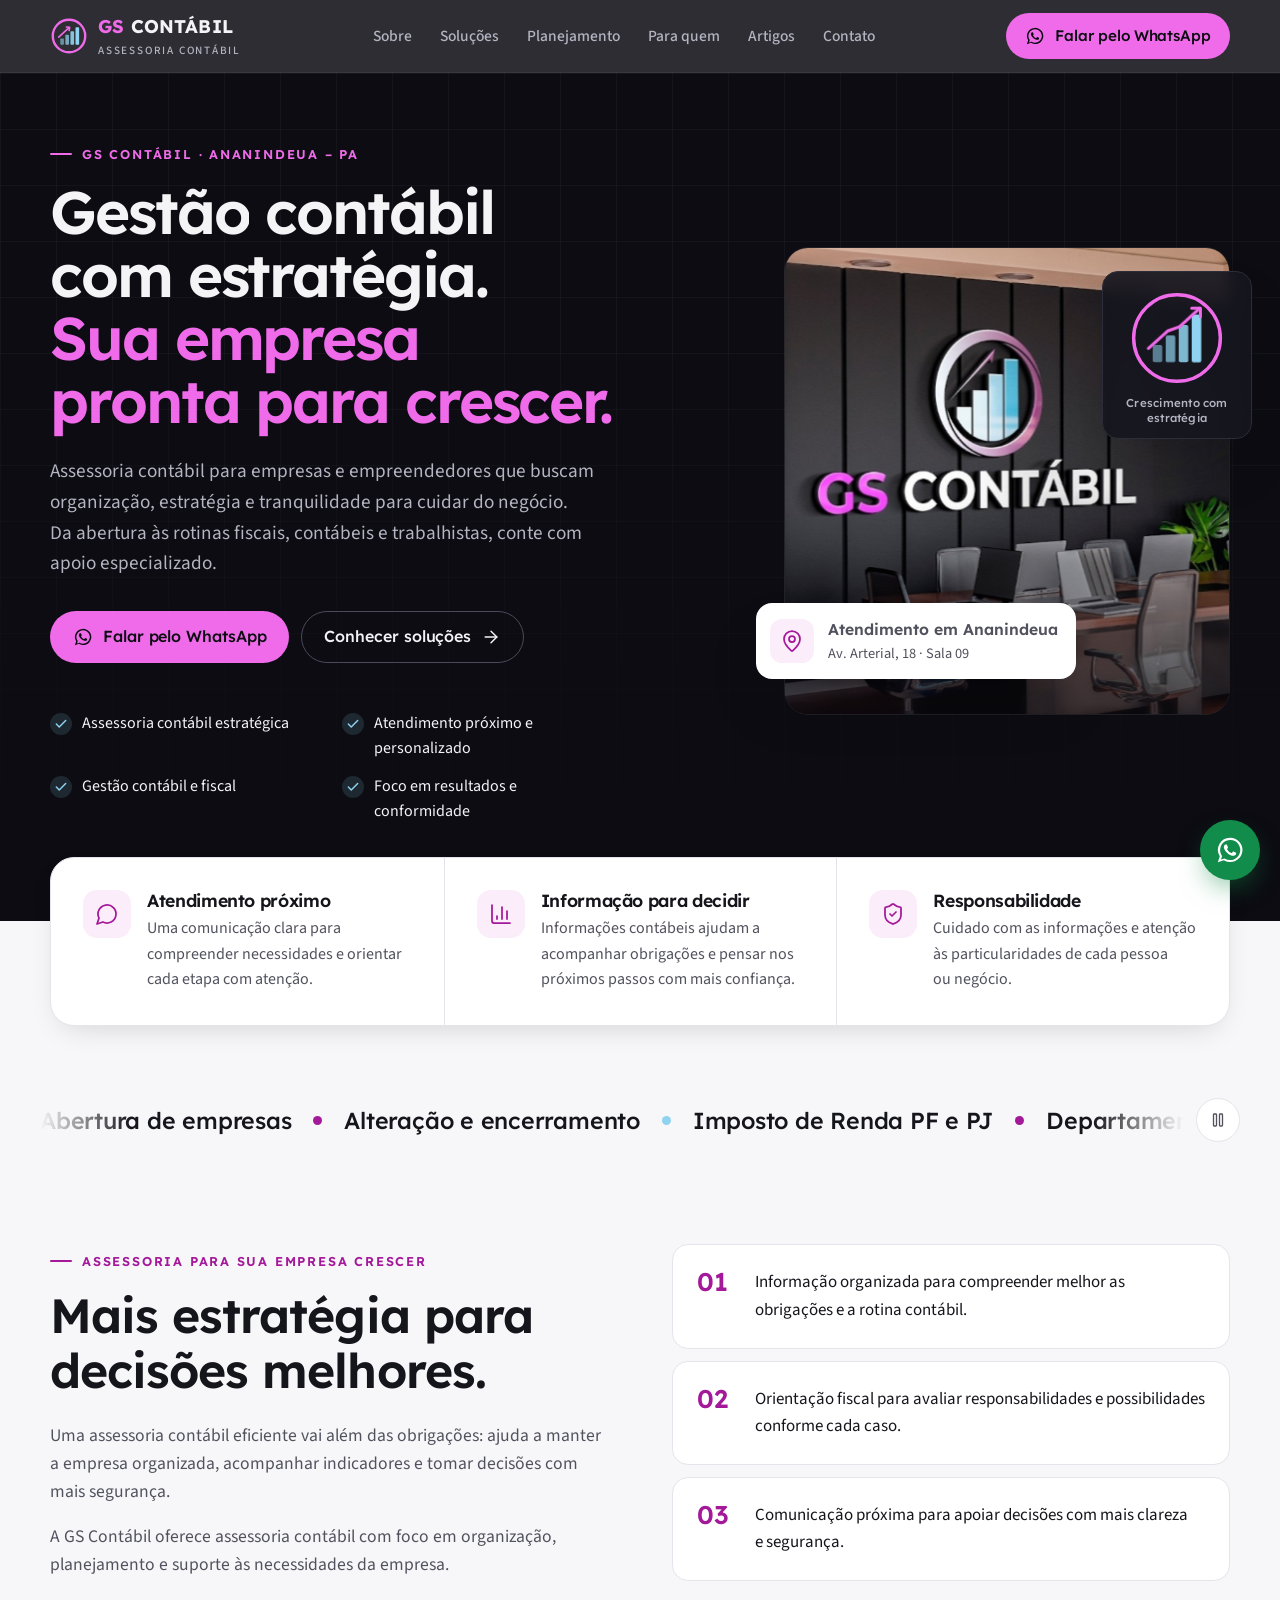
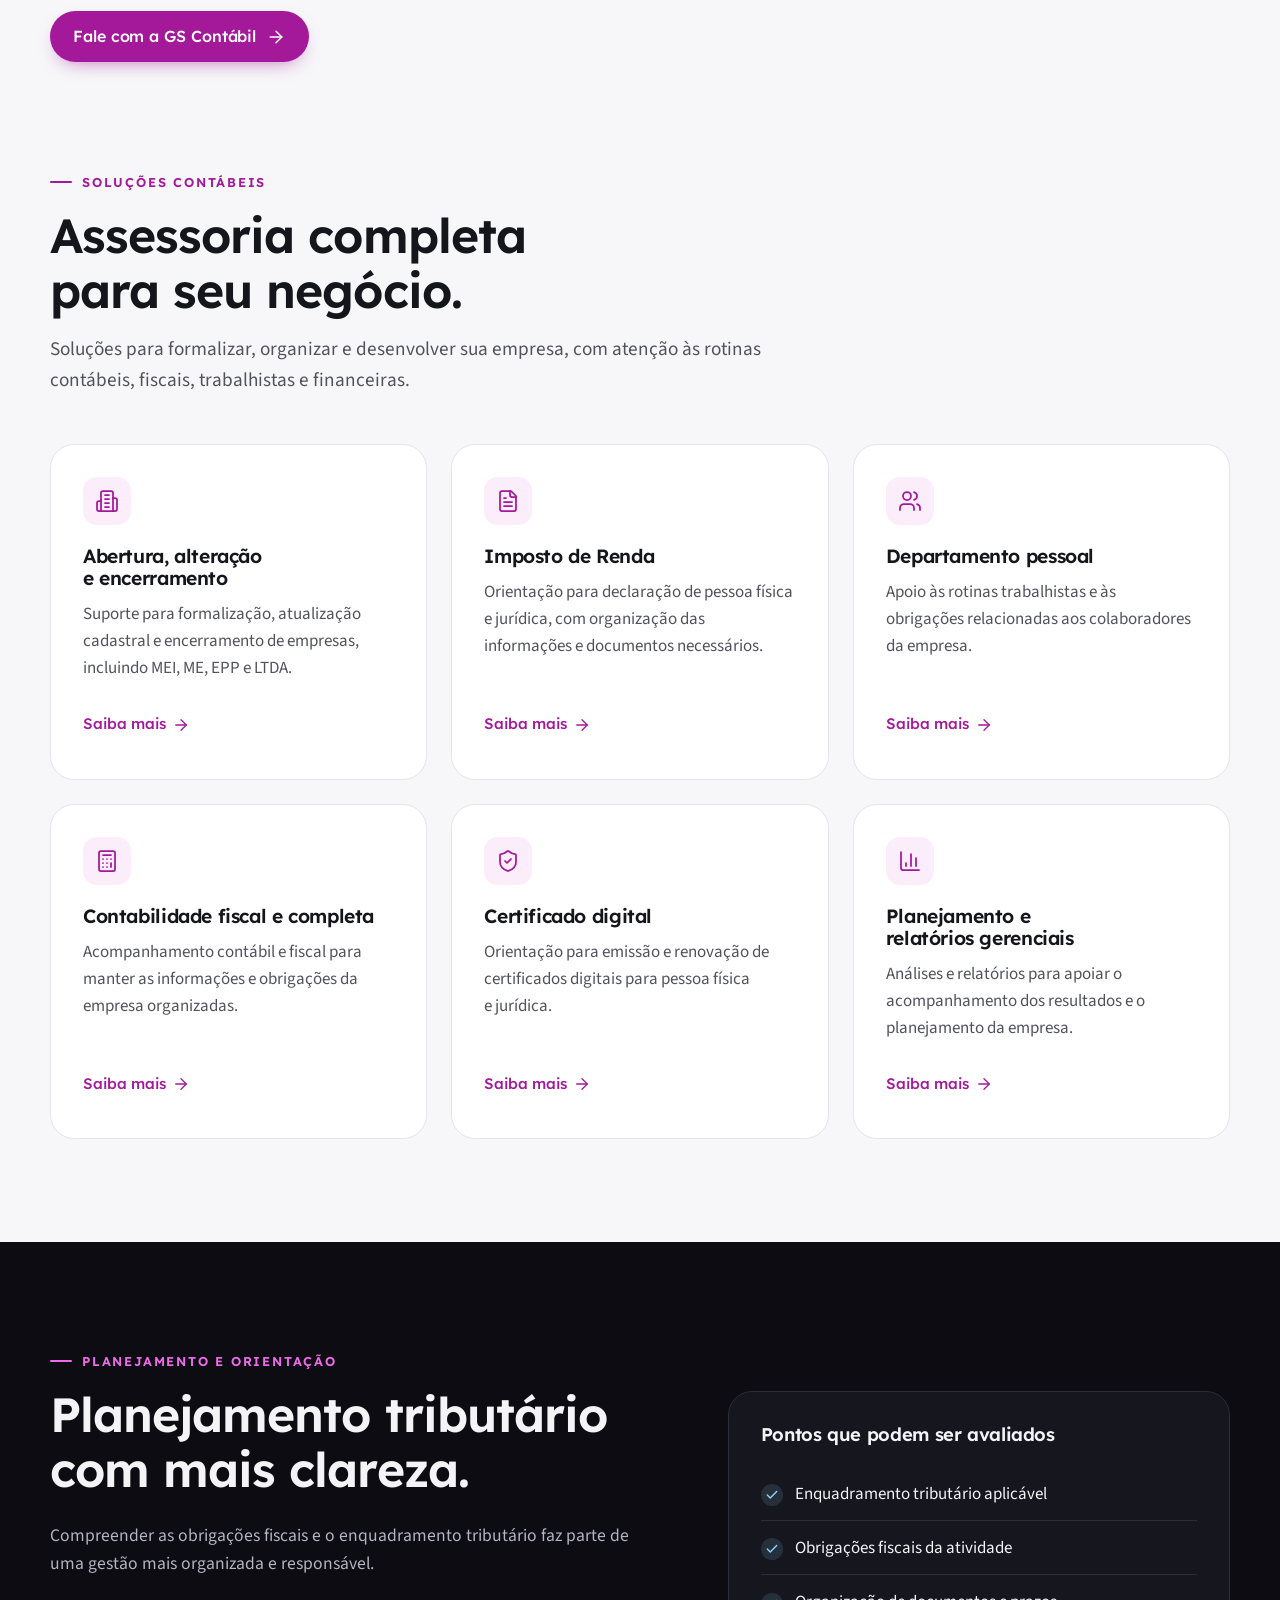
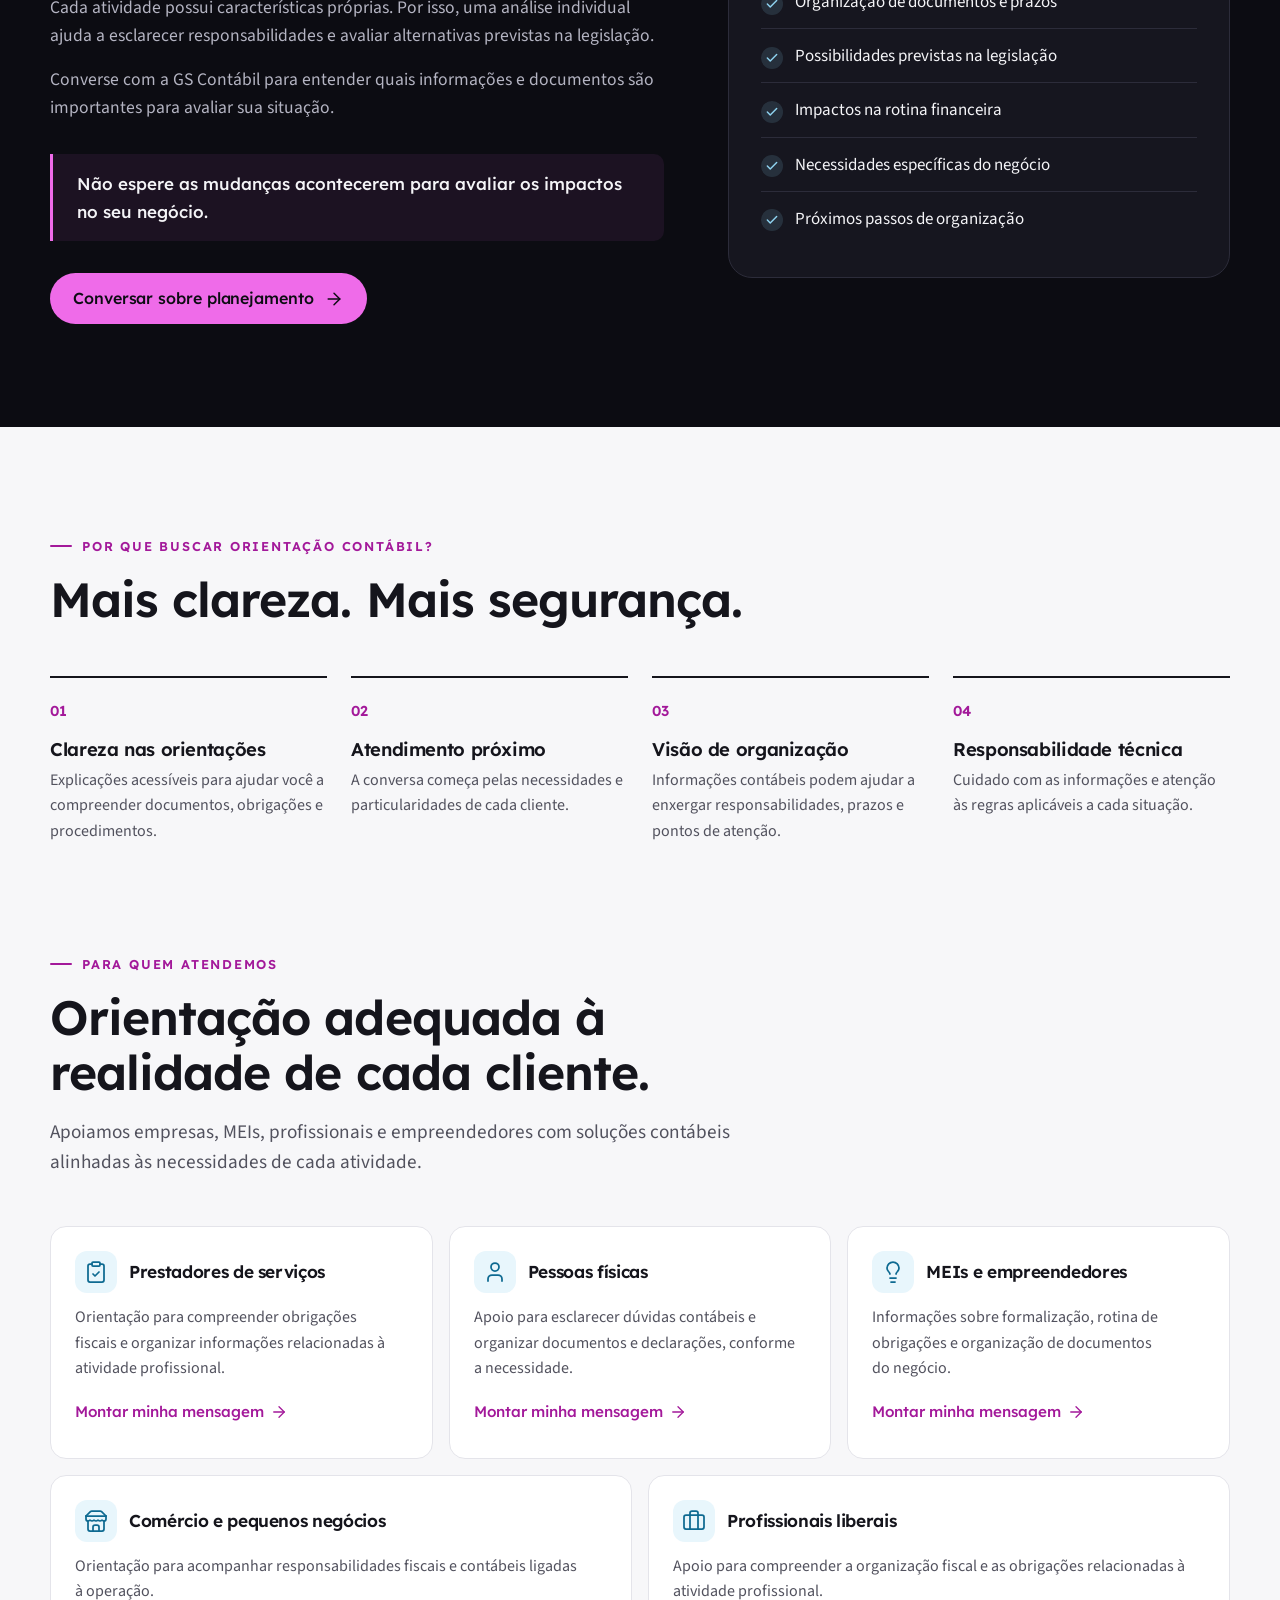
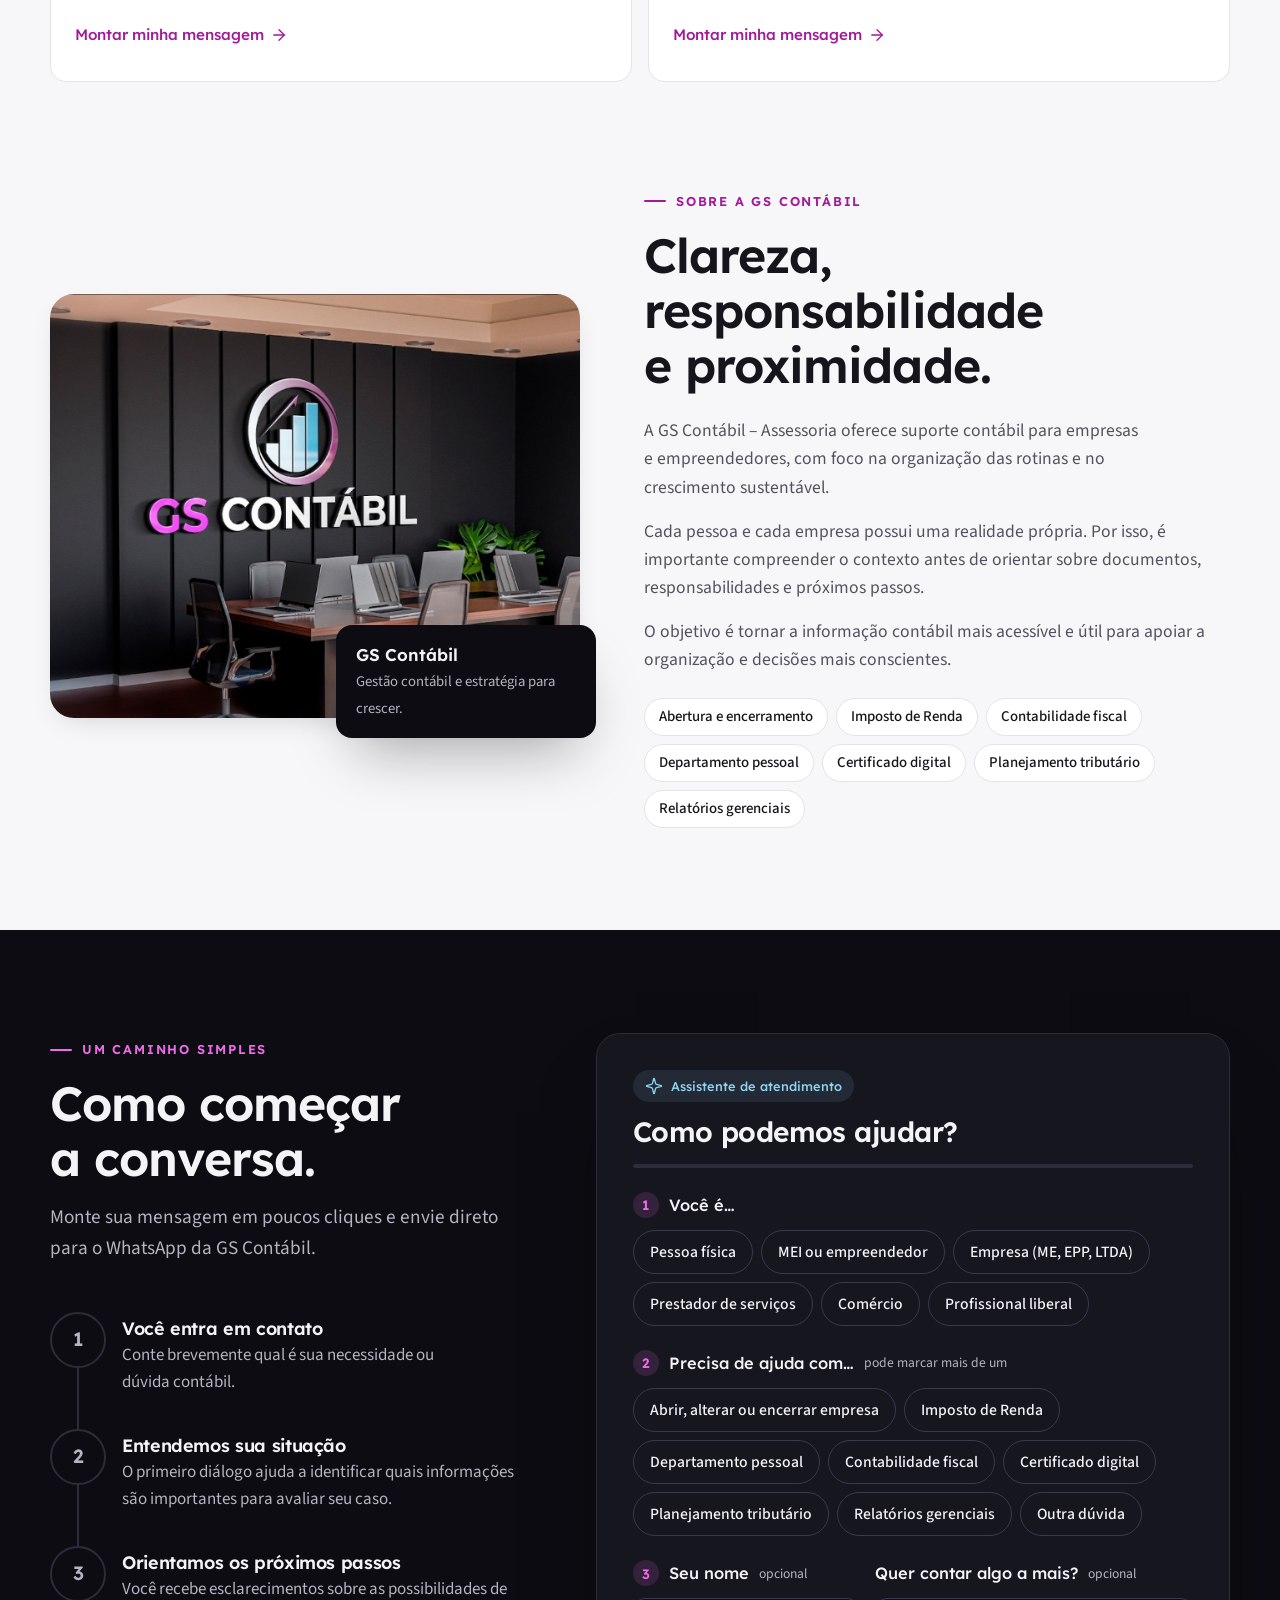
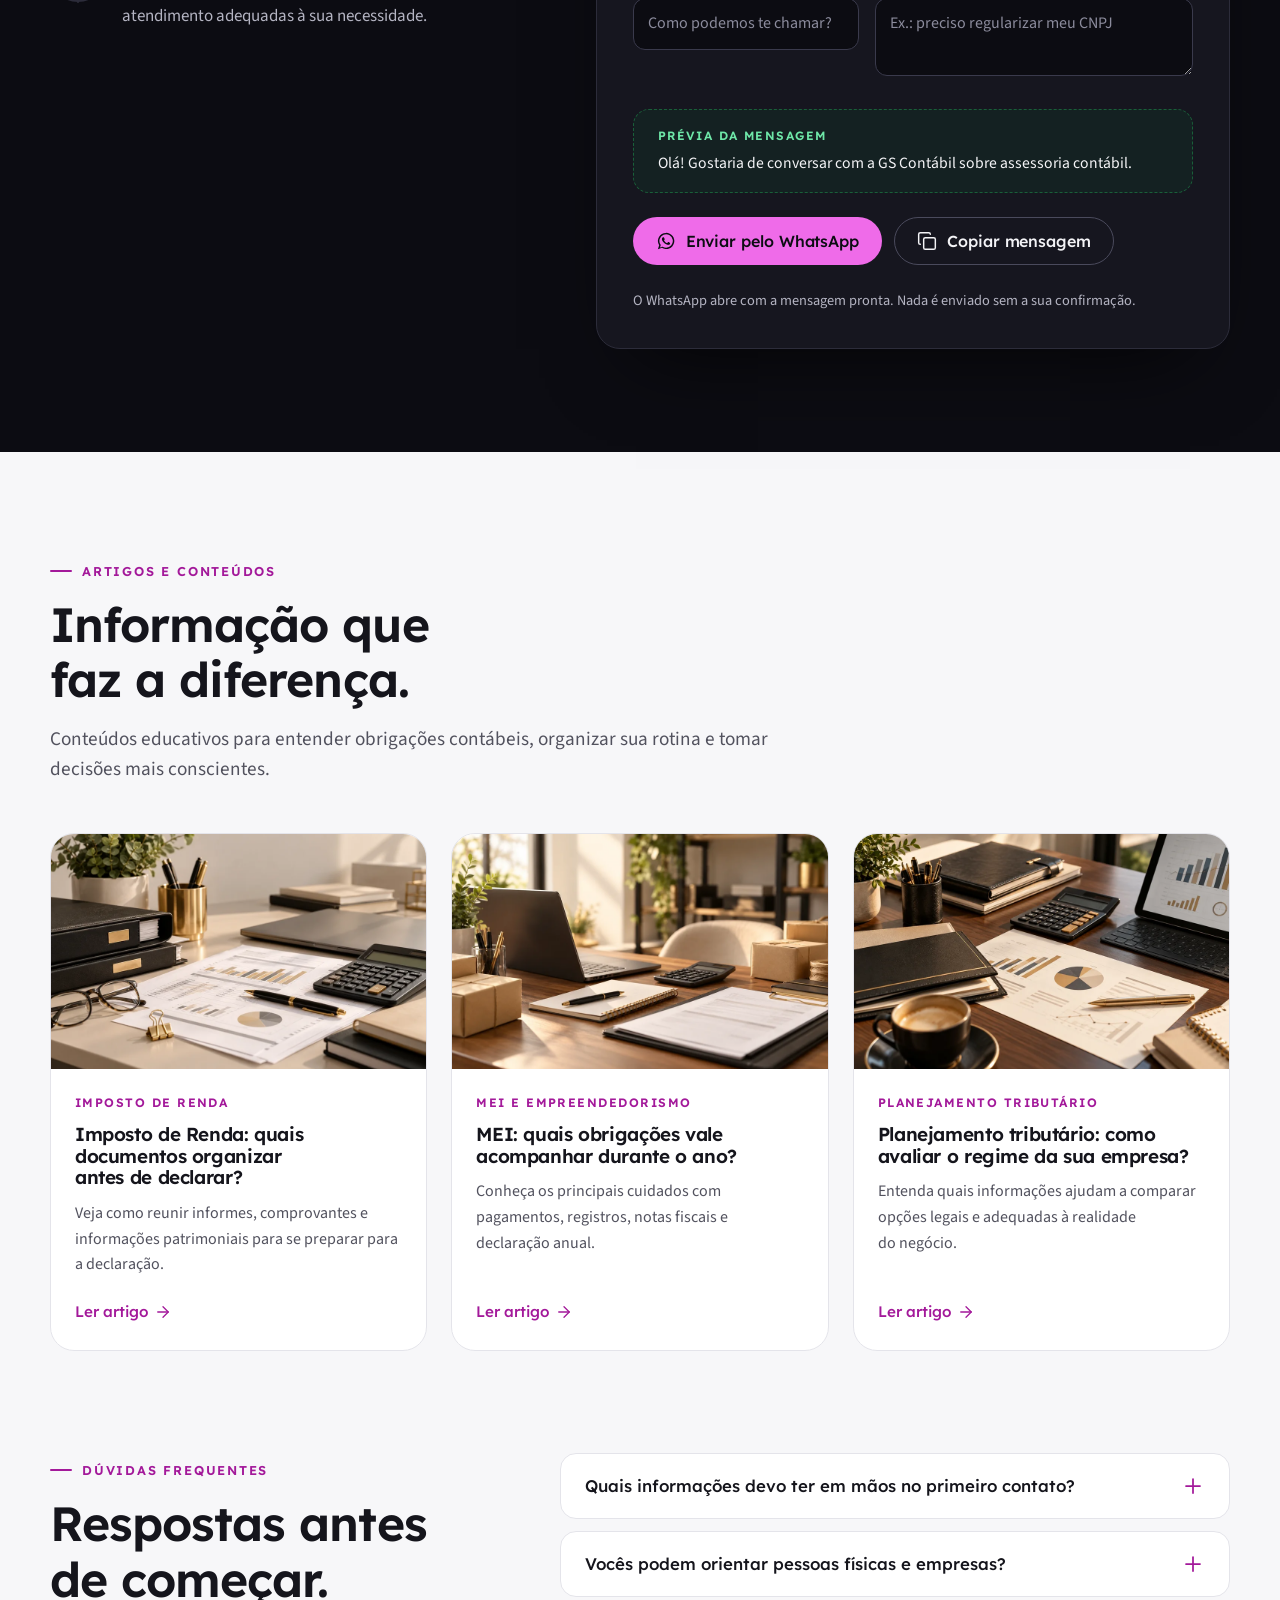
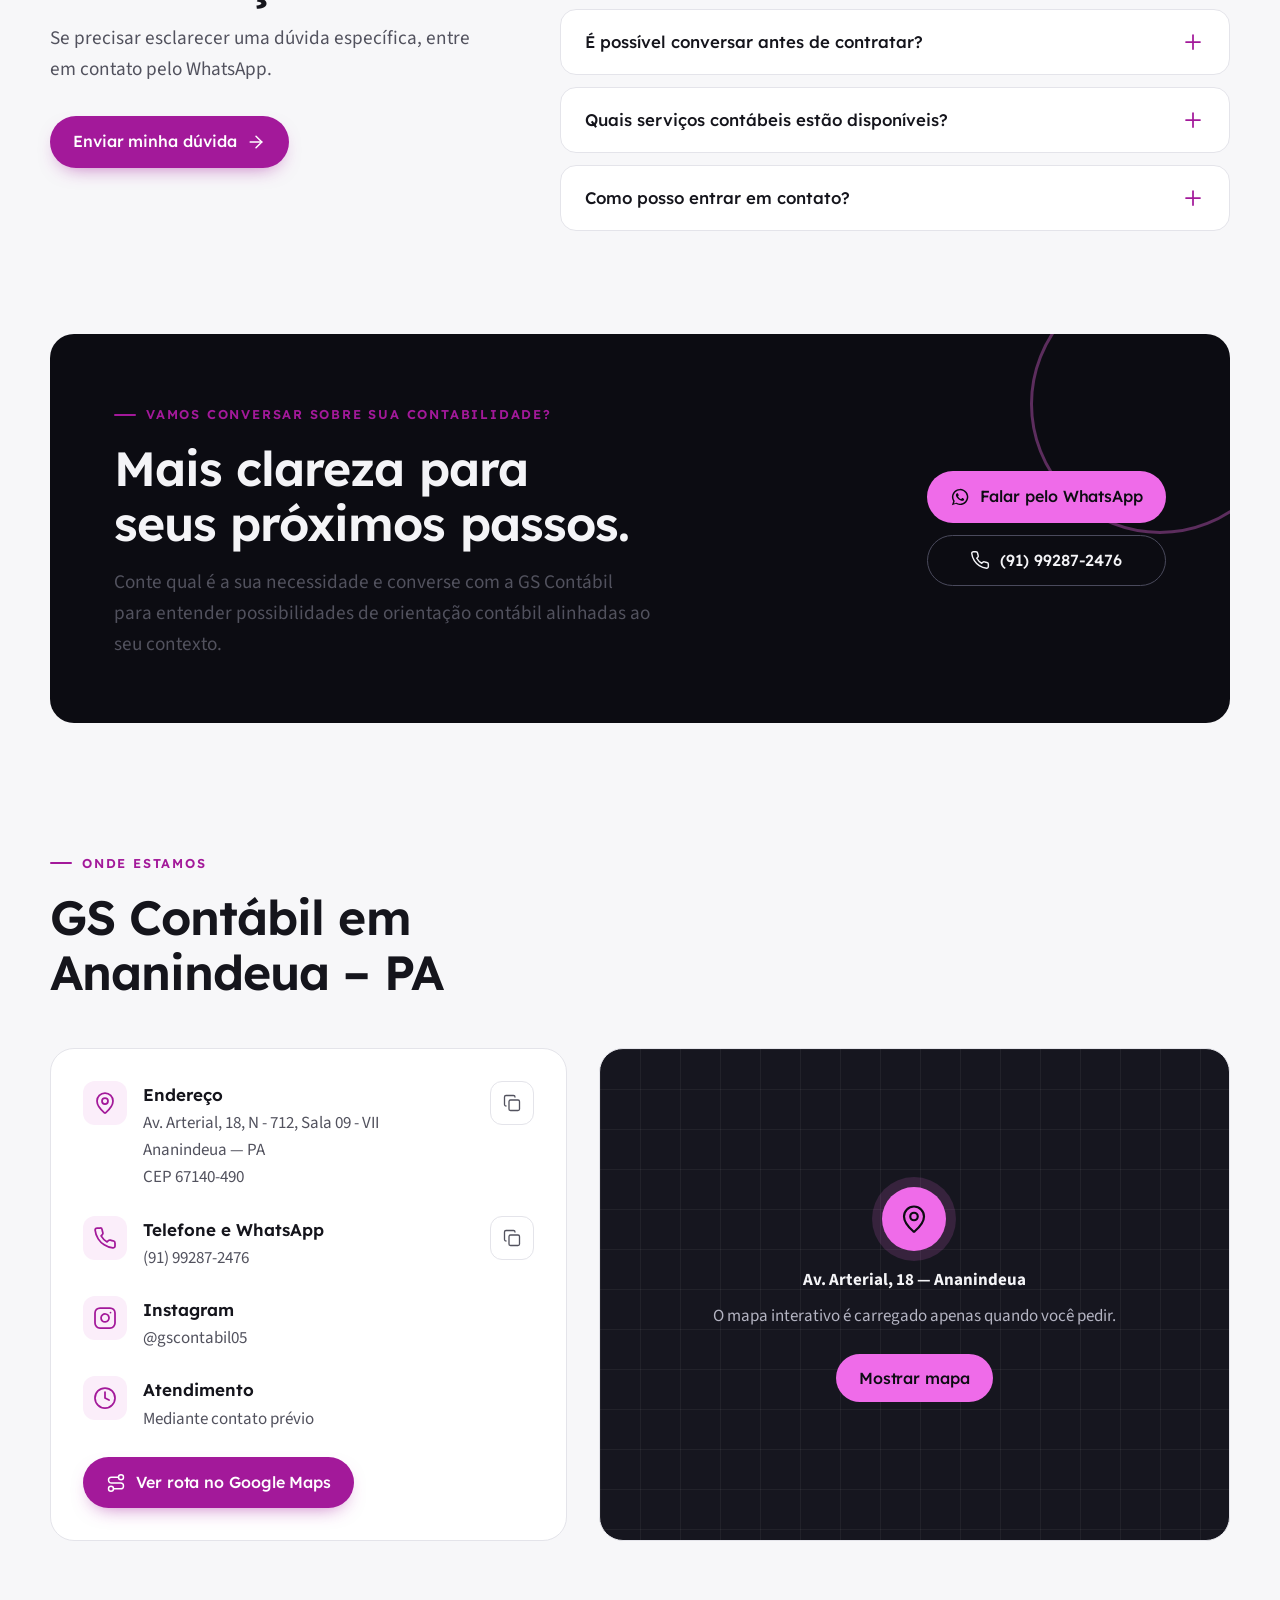
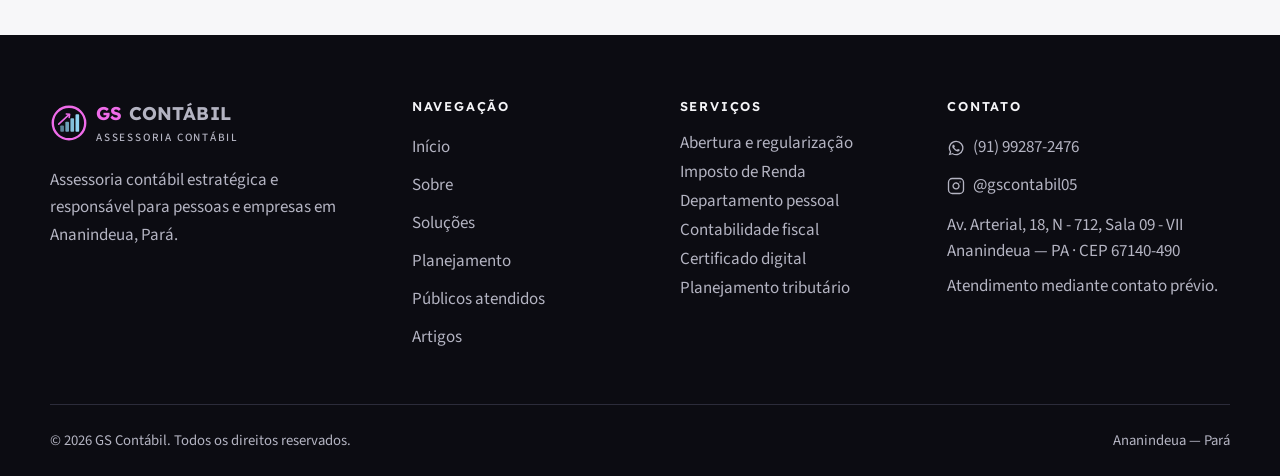
<file: index.html>
<!DOCTYPE html>
<html lang="pt-BR" class="no-js">
<head>
<meta charset="utf-8">
<meta name="viewport" content="width=device-width, initial-scale=1">
<title>GS Contábil | Contabilidade em Ananindeua – PA</title>
<meta name="description" content="GS Contábil em Ananindeua - PA. Assessoria contábil, fiscal e empresarial: abertura de empresas, Imposto de Renda, departamento pessoal, certificado digital e planejamento tributário.">
<meta name="theme-color" content="#0c0c12">
<meta name="robots" content="index, follow, max-image-preview:large">
<link rel="icon" href="favicon.svg" type="image/svg+xml">
<link rel="icon" href="assets/gs-contabil-logo.png" type="image/png">
<link rel="apple-touch-icon" href="assets/gs-contabil-logo.png">
<meta property="og:type" content="website">
<meta property="og:locale" content="pt_BR">
<meta property="og:site_name" content="GS Contábil">
<meta property="og:title" content="GS Contábil — Gestão contábil e estratégia para crescer.">
<meta property="og:description" content="Assessoria contábil, fiscal e empresarial para pessoas e negócios em Ananindeua, Pará.">
<meta property="og:image" content="assets/gs-contabil-escritorio.jpg">
<meta property="og:image:alt" content="Escritório da GS Contábil com a identidade visual da empresa">
<meta name="twitter:card" content="summary_large_image">
<link rel="preconnect" href="https://fonts.googleapis.com">
<link rel="preconnect" href="https://fonts.gstatic.com" crossorigin>
<link rel="stylesheet" href="https://fonts.googleapis.com/css2?family=Lexend:wght@400;500;600;700&family=Source+Sans+3:wght@400;500;600&display=swap">
<link rel="stylesheet" href="styles.css">
<link rel="preload" as="image" href="assets/gs-contabil-escritorio.jpg">
<script>document.documentElement.classList.replace('no-js','js')</script>
<script type="application/ld+json">{"@context":"https://schema.org","@type":"AccountingService","name":"GS Contábil - Assessoria","description":"Assessoria contábil, abertura e regularização de empresas, planejamento tributário, departamento pessoal, contabilidade fiscal e gestão contábil.","telephone":"+5591992872476","address":{"@type":"PostalAddress","streetAddress":"Av. Arterial, 18, N - 712, Sala 09 - VII","addressLocality":"Ananindeua","addressRegion":"PA","postalCode":"67140-490","addressCountry":"BR"},"areaServed":{"@type":"City","name":"Ananindeua"},"hasMap":"https://www.google.com/maps/search/?api=1&query=Av.+Arterial,+18,+N+-+712,+Sala+09,+Ananindeua,+PA,+67140-490","sameAs":["https://www.instagram.com/gscontabil05/"],"image":"assets/gs-contabil-logo.png"}</script>
</head>
<body>
<svg xmlns="http://www.w3.org/2000/svg" style="display:none" aria-hidden="true">
  <symbol id="i-check" viewBox="0 0 24 24"><path d="M20 6 9 17l-5-5"/></symbol>
  <symbol id="i-arrow" viewBox="0 0 24 24"><path d="M5 12h14"/><path d="m12 5 7 7-7 7"/></symbol>
  <symbol id="i-plus" viewBox="0 0 24 24"><path d="M12 5v14"/><path d="M5 12h14"/></symbol>
  <symbol id="i-menu" viewBox="0 0 24 24"><path d="M4 7h16"/><path d="M4 12h16"/><path d="M4 17h16"/></symbol>
  <symbol id="i-x" viewBox="0 0 24 24"><path d="M18 6 6 18"/><path d="m6 6 12 12"/></symbol>
  <symbol id="i-building" viewBox="0 0 24 24"><path d="M6 22V4a2 2 0 0 1 2-2h8a2 2 0 0 1 2 2v18Z"/><path d="M6 12H4a2 2 0 0 0-2 2v6a2 2 0 0 0 2 2h2"/><path d="M18 9h2a2 2 0 0 1 2 2v9a2 2 0 0 1-2 2h-2"/><path d="M10 6h4"/><path d="M10 10h4"/><path d="M10 14h4"/><path d="M10 18h4"/></symbol>
  <symbol id="i-file" viewBox="0 0 24 24"><path d="M15 2H6a2 2 0 0 0-2 2v16a2 2 0 0 0 2 2h12a2 2 0 0 0 2-2V7Z"/><path d="M14 2v4a2 2 0 0 0 2 2h4"/><path d="M10 9H8"/><path d="M16 13H8"/><path d="M16 17H8"/></symbol>
  <symbol id="i-users" viewBox="0 0 24 24"><path d="M16 21v-2a4 4 0 0 0-4-4H6a4 4 0 0 0-4 4v2"/><circle cx="9" cy="7" r="4"/><path d="M22 21v-2a4 4 0 0 0-3-3.87"/><path d="M16 3.13a4 4 0 0 1 0 7.75"/></symbol>
  <symbol id="i-calculator" viewBox="0 0 24 24"><rect width="16" height="20" x="4" y="2" rx="2"/><path d="M8 6h8"/><path d="M16 14v4"/><path d="M16 10h.01"/><path d="M12 10h.01"/><path d="M8 10h.01"/><path d="M12 14h.01"/><path d="M8 14h.01"/><path d="M12 18h.01"/><path d="M8 18h.01"/></symbol>
  <symbol id="i-shield" viewBox="0 0 24 24"><path d="M20 13c0 5-3.5 7.5-7.66 8.95a1 1 0 0 1-.67-.01C7.5 20.5 4 18 4 13V6a1 1 0 0 1 1-1c2 0 4.5-1.2 6.24-2.72a1.17 1.17 0 0 1 1.52 0C14.51 3.81 17 5 19 5a1 1 0 0 1 1 1z"/><path d="m9 12 2 2 4-4"/></symbol>
  <symbol id="i-chart" viewBox="0 0 24 24"><path d="M3 3v16a2 2 0 0 0 2 2h16"/><path d="M18 17V9"/><path d="M13 17V5"/><path d="M8 17v-3"/></symbol>
  <symbol id="i-briefcase" viewBox="0 0 24 24"><path d="M16 20V4a2 2 0 0 0-2-2h-4a2 2 0 0 0-2 2v16"/><rect width="20" height="14" x="2" y="6" rx="2"/></symbol>
  <symbol id="i-user" viewBox="0 0 24 24"><path d="M19 21v-2a4 4 0 0 0-4-4H9a4 4 0 0 0-4 4v2"/><circle cx="12" cy="7" r="4"/></symbol>
  <symbol id="i-bulb" viewBox="0 0 24 24"><path d="M15 14c.2-1 .7-1.7 1.5-2.5 1-.9 1.5-2.2 1.5-3.5A6 6 0 0 0 6 8c0 1 .2 2.2 1.5 3.5.7.7 1.3 1.5 1.5 2.5"/><path d="M9 18h6"/><path d="M10 22h4"/></symbol>
  <symbol id="i-store" viewBox="0 0 24 24"><path d="m2 7 4.41-4.41A2 2 0 0 1 7.83 2h8.34a2 2 0 0 1 1.42.59L22 7"/><path d="M4 12v8a2 2 0 0 0 2 2h12a2 2 0 0 0 2-2v-8"/><path d="M15 22v-4a2 2 0 0 0-2-2h-2a2 2 0 0 0-2 2v4"/><path d="M2 7h20"/><path d="M22 7v3a2 2 0 0 1-2 2 2.7 2.7 0 0 1-1.59-.63.7.7 0 0 0-.82 0A2.7 2.7 0 0 1 16 12a2.7 2.7 0 0 1-1.59-.63.7.7 0 0 0-.82 0A2.7 2.7 0 0 1 12 12a2.7 2.7 0 0 1-1.59-.63.7.7 0 0 0-.82 0A2.7 2.7 0 0 1 8 12a2.7 2.7 0 0 1-1.59-.63.7.7 0 0 0-.82 0A2.7 2.7 0 0 1 4 12a2 2 0 0 1-2-2V7"/></symbol>
  <symbol id="i-clipboard" viewBox="0 0 24 24"><rect width="8" height="4" x="8" y="2" rx="1"/><path d="M16 4h2a2 2 0 0 1 2 2v14a2 2 0 0 1-2 2H6a2 2 0 0 1-2-2V6a2 2 0 0 1 2-2h2"/><path d="m9 14 2 2 4-4"/></symbol>
  <symbol id="i-message" viewBox="0 0 24 24"><path d="M7.9 20A9 9 0 1 0 4 16.1L2 22Z"/></symbol>
  <symbol id="i-compass" viewBox="0 0 24 24"><circle cx="12" cy="12" r="10"/><path d="m16.24 7.76-1.8 5.4a2 2 0 0 1-1.28 1.28l-5.4 1.8 1.8-5.4a2 2 0 0 1 1.28-1.28z"/></symbol>
  <symbol id="i-pin" viewBox="0 0 24 24"><path d="M20 10c0 4.99-5.54 10.19-7.4 11.8a1 1 0 0 1-1.2 0C9.54 20.19 4 14.99 4 10a8 8 0 0 1 16 0"/><circle cx="12" cy="10" r="3"/></symbol>
  <symbol id="i-phone" viewBox="0 0 24 24"><path d="M22 16.92v3a2 2 0 0 1-2.18 2 19.8 19.8 0 0 1-8.63-3.07 19.5 19.5 0 0 1-6-6 19.8 19.8 0 0 1-3.07-8.67A2 2 0 0 1 4.11 2h3a2 2 0 0 1 2 1.72c.13.96.36 1.9.7 2.81a2 2 0 0 1-.45 2.11L8.09 9.91a16 16 0 0 0 6 6l1.27-1.27a2 2 0 0 1 2.11-.45c.91.34 1.85.57 2.81.7A2 2 0 0 1 22 16.92z"/></symbol>
  <symbol id="i-instagram" viewBox="0 0 24 24"><rect width="20" height="20" x="2" y="2" rx="5"/><path d="M16 11.37A4 4 0 1 1 12.63 8 4 4 0 0 1 16 11.37z"/><path d="M17.5 6.5h.01"/></symbol>
  <symbol id="i-clock" viewBox="0 0 24 24"><circle cx="12" cy="12" r="10"/><path d="M12 6v6l4 2"/></symbol>
  <symbol id="i-route" viewBox="0 0 24 24"><circle cx="6" cy="19" r="3"/><path d="M9 19h8.5a3.5 3.5 0 0 0 0-7h-11a3.5 3.5 0 0 1 0-7H15"/><circle cx="18" cy="5" r="3"/></symbol>
  <symbol id="i-copy" viewBox="0 0 24 24"><rect width="14" height="14" x="8" y="8" rx="2"/><path d="M4 16c-1.1 0-2-.9-2-2V4c0-1.1.9-2 2-2h10c1.1 0 2 .9 2 2"/></symbol>
  <symbol id="i-share" viewBox="0 0 24 24"><circle cx="18" cy="5" r="3"/><circle cx="6" cy="12" r="3"/><circle cx="18" cy="19" r="3"/><path d="m8.59 13.51 6.83 3.98"/><path d="m15.41 6.51-6.82 3.98"/></symbol>
  <symbol id="i-up" viewBox="0 0 24 24"><path d="m5 12 7-7 7 7"/><path d="M12 19V5"/></symbol>
  <symbol id="i-pause" viewBox="0 0 24 24"><rect x="14" y="4" width="4" height="16" rx="1"/><rect x="6" y="4" width="4" height="16" rx="1"/></symbol>
  <symbol id="i-play" viewBox="0 0 24 24"><path d="M6 3v18l14-9Z"/></symbol>
  <symbol id="i-check-circle" viewBox="0 0 24 24"><circle cx="12" cy="12" r="10"/><path d="m9 12 2 2 4-4"/></symbol>
  <symbol id="i-sparkle" viewBox="0 0 24 24"><path d="M9.94 15.5A2 2 0 0 0 8.5 14.06l-6.14-1.58a.5.5 0 0 1 0-.96L8.5 9.94A2 2 0 0 0 9.94 8.5l1.58-6.14a.5.5 0 0 1 .96 0l1.58 6.14a2 2 0 0 0 1.44 1.44l6.14 1.58a.5.5 0 0 1 0 .96l-6.14 1.58a2 2 0 0 0-1.44 1.44l-1.58 6.14a.5.5 0 0 1-.96 0z"/></symbol>
  <symbol id="i-whatsapp" viewBox="0 0 32 32"><path d="M16.04 3A12.9 12.9 0 0 0 5.1 22.74L3 29l6.45-2.06A12.96 12.96 0 1 0 16.04 3Zm0 23.73a10.7 10.7 0 0 1-5.47-1.5l-.39-.23-3.82 1.22 1.25-3.72-.25-.4a10.74 10.74 0 1 1 8.68 4.63Zm5.9-8.03c-.32-.16-1.91-.94-2.21-1.05-.3-.11-.51-.16-.73.16-.21.32-.83 1.05-1.02 1.26-.19.21-.38.24-.7.08-.32-.16-1.36-.5-2.59-1.6-.96-.86-1.61-1.91-1.8-2.23-.19-.32-.02-.49.14-.65.15-.15.32-.38.48-.57.16-.19.21-.32.32-.54.11-.21.05-.4-.03-.57-.08-.16-.73-1.75-1-2.4-.26-.63-.53-.55-.73-.56h-.62c-.21 0-.56.16-.86.4-.3.32-1.13 1.1-1.13 2.69 0 1.59 1.16 3.12 1.32 3.34.19.21 2.28 3.48 5.52 4.88.77.33 1.37.53 1.84.68.77.25 1.48.21 2.03.13.62-.09 1.91-.78 2.18-1.53.27-.75.19-1.4.19-1.53-.08-.14-.3-.22-.62-.38Z"/></symbol>
  <symbol id="gs-mark" viewBox="0 0 48 48"><circle cx="24" cy="24" r="20.5" fill="none" stroke="#ef6be9" stroke-width="3"/><rect x="13" y="27" width="4.6" height="8" rx="1" fill="#8fd3f0" opacity=".6"/><rect x="19.4" y="22.5" width="4.6" height="12.5" rx="1" fill="#8fd3f0" opacity=".75"/><rect x="25.8" y="18" width="4.6" height="17" rx="1" fill="#8fd3f0" opacity=".9"/><rect x="32.2" y="13" width="4.6" height="22" rx="1" fill="#8fd3f0"/><path d="M11 25.5 24 13.5" stroke="#ef6be9" stroke-width="2" stroke-linecap="round" fill="none"/><path d="m20.6 12.6 4.2.4-.6 4.1" stroke="#ef6be9" stroke-width="2" stroke-linecap="round" stroke-linejoin="round" fill="none"/></symbol>
</svg>

<a class="skip-link" href="#conteudo">Pular para o conteúdo</a>
<header class="site-header">
  <div class="container header-inner">
    <a class="brand" href="index.html#inicio" aria-label="GS Contábil — página inicial">
      <svg class="brand-mark" aria-hidden="true"><use href="#gs-mark"/></svg>
      <span class="brand-name"><b>GS</b> CONTÁBIL<small>Assessoria contábil</small></span>
    </a>
    <nav class="main-nav" id="menu" aria-label="Principal">
      <a href="index.html#sobre">Sobre</a>
      <a href="index.html#solucoes">Soluções</a>
      <a href="index.html#planejamento">Planejamento</a>
      <a href="index.html#publicos">Para quem</a>
      <a href="index.html#artigos">Artigos</a>
      <a href="index.html#contato">Contato</a>
    </nav>
    <div class="header-cta">
      <a class="btn btn-bright" href="https://wa.me/5591992872476?text=Ol%C3%A1!%20Gostaria%20de%20conversar%20com%20a%20GS%20Cont%C3%A1bil%20sobre%20assessoria%20cont%C3%A1bil." target="_blank" rel="noopener" aria-label="Falar pelo WhatsApp">
        <svg class="icon" aria-hidden="true" style="fill:currentColor;stroke:none"><use href="#i-whatsapp"/></svg><span>Falar pelo WhatsApp</span>
      </a>
      <button class="menu-toggle" type="button" aria-controls="menu" aria-expanded="false" aria-label="Abrir menu">
        <svg class="icon i-open" aria-hidden="true"><use href="#i-menu"/></svg>
        <svg class="icon i-close" aria-hidden="true"><use href="#i-x"/></svg>
      </button>
    </div>
  </div>
  <div class="scroll-progress" aria-hidden="true"><span></span></div>
</header>


<main id="conteudo">

  <!-- HERO -->
  <section class="hero" id="inicio">
    <div class="container hero-grid">
      <div class="hero-copy">
        <span class="eyebrow">GS Contábil · Ananindeua – PA</span>
        <h1 data-split>Gestão contábil com estratégia. <span class="accent">Sua empresa pronta para crescer.</span></h1>
        <p class="hero-text">Assessoria contábil para empresas e empreendedores que buscam organização, estratégia e tranquilidade para cuidar do negócio. Da abertura às rotinas fiscais, contábeis e trabalhistas, conte com apoio especializado.</p>
        <div class="hero-actions">
          <a class="btn btn-bright" href="https://wa.me/5591992872476?text=Ol%C3%A1!%20Gostaria%20de%20conversar%20com%20a%20GS%20Cont%C3%A1bil%20sobre%20assessoria%20cont%C3%A1bil." target="_blank" rel="noopener">
            <svg class="icon" aria-hidden="true" style="fill:currentColor;stroke:none"><use href="#i-whatsapp"/></svg>Falar pelo WhatsApp
          </a>
          <a class="btn btn-ghost-dark" href="#solucoes">Conhecer soluções<svg class="icon" aria-hidden="true"><use href="#i-arrow"/></svg></a>
        </div>
        <ul class="hero-checks">
          <li><span class="check"><svg class="icon" aria-hidden="true"><use href="#i-check"/></svg></span>Assessoria contábil estratégica</li>
          <li><span class="check"><svg class="icon" aria-hidden="true"><use href="#i-check"/></svg></span>Atendimento próximo e personalizado</li>
          <li><span class="check"><svg class="icon" aria-hidden="true"><use href="#i-check"/></svg></span>Gestão contábil e fiscal</li>
          <li><span class="check"><svg class="icon" aria-hidden="true"><use href="#i-check"/></svg></span>Foco em resultados e conformidade</li>
        </ul>
      </div>
      <div class="hero-media">
        <div class="hero-photo">
          <img src="assets/gs-contabil-escritorio.jpg" srcset="assets/gs-contabil-escritorio-800.jpg 800w, assets/gs-contabil-escritorio.jpg 1536w" sizes="(max-width: 960px) 92vw, 480px" alt="Escritório da GS Contábil com a logomarca na parede e mesa de reunião" width="1536" height="1015" fetchpriority="high" data-parallax>
        </div>
        <div class="hero-graphic" aria-hidden="true">
          <svg viewBox="0 0 120 120">
            <circle class="g-ring" cx="60" cy="60" r="50" pathLength="100"/>
            <rect class="g-bar" x="32" y="68" width="11" height="20" rx="2"/>
            <rect class="g-bar" x="47" y="57" width="11" height="31" rx="2"/>
            <rect class="g-bar" x="62" y="45" width="11" height="43" rx="2"/>
            <rect class="g-bar" x="77" y="33" width="11" height="55" rx="2"/>
            <path class="g-trend" d="M27 72 49 52l14-5 23-21" pathLength="100"/>
            <path class="g-head" d="M77 25.5h10v10"/>
          </svg>
          <span class="g-label">Crescimento com estratégia</span>
        </div>
        <div class="hero-badge">
          <span class="badge-icon"><svg class="icon" aria-hidden="true"><use href="#i-pin"/></svg></span>
          <span><strong>Atendimento em Ananindeua</strong><span>Av. Arterial, 18 · Sala 09</span></span>
        </div>
      </div>
    </div>
  </section>

  <!-- PILARES -->
  <section class="pillars" aria-label="Nossos pilares">
    <div class="container">
      <div class="pillars-grid reveal-stagger">
        <div class="pillar">
          <span class="icon-tile"><svg class="icon" aria-hidden="true"><use href="#i-message"/></svg></span>
          <div><h3>Atendimento próximo</h3><p>Uma comunicação clara para compreender necessidades e orientar cada etapa com atenção.</p></div>
        </div>
        <div class="pillar">
          <span class="icon-tile"><svg class="icon" aria-hidden="true"><use href="#i-chart"/></svg></span>
          <div><h3>Informação para decidir</h3><p>Informações contábeis ajudam a acompanhar obrigações e pensar nos próximos passos com mais confiança.</p></div>
        </div>
        <div class="pillar">
          <span class="icon-tile"><svg class="icon" aria-hidden="true"><use href="#i-shield"/></svg></span>
          <div><h3>Responsabilidade</h3><p>Cuidado com as informações e atenção às particularidades de cada pessoa ou negócio.</p></div>
        </div>
      </div>
    </div>
  </section>

  <!-- FAIXA DE SERVIÇOS (motion) -->
  <div class="ticker" data-ticker>
    <div class="ticker-viewport">
      <div class="ticker-track">
        <ul class="ticker-list" aria-label="Serviços da GS Contábil">
          <li>Abertura de empresas</li><li>Alteração e encerramento</li><li>Imposto de Renda PF e PJ</li><li>Departamento pessoal</li><li>Contabilidade fiscal</li><li>Certificado digital</li><li>Planejamento tributário</li><li>Relatórios gerenciais</li><li>MEI · ME · EPP · LTDA</li>
        </ul>
        <ul class="ticker-list" aria-hidden="true">
          <li>Abertura de empresas</li><li>Alteração e encerramento</li><li>Imposto de Renda PF e PJ</li><li>Departamento pessoal</li><li>Contabilidade fiscal</li><li>Certificado digital</li><li>Planejamento tributário</li><li>Relatórios gerenciais</li><li>MEI · ME · EPP · LTDA</li>
        </ul>
      </div>
    </div>
    <button class="ticker-toggle" type="button" aria-pressed="false" aria-label="Pausar a faixa animada">
      <svg class="icon icon-sm i-pause" aria-hidden="true"><use href="#i-pause"/></svg>
      <svg class="icon icon-sm i-play" aria-hidden="true"><use href="#i-play"/></svg>
    </button>
  </div>

  <!-- ESTRATÉGIA -->
  <section class="section" id="sobre">
    <div class="container split">
      <div class="reveal">
        <span class="eyebrow">Assessoria para sua empresa crescer</span>
        <h2 class="h2">Mais estratégia para decisões melhores.</h2>
        <div class="prose" style="margin-top:24px">
          <p>Uma assessoria contábil eficiente vai além das obrigações: ajuda a manter a empresa organizada, acompanhar indicadores e tomar decisões com mais segurança.</p>
          <p>A GS Contábil oferece assessoria contábil com foco em organização, planejamento e suporte às necessidades da empresa.</p>
        </div>
        <a class="btn btn-primary split-cta" href="https://wa.me/5591992872476?text=Ol%C3%A1!%20Gostaria%20de%20conversar%20com%20a%20GS%20Cont%C3%A1bil%20sobre%20assessoria%20cont%C3%A1bil." target="_blank" rel="noopener">Fale com a GS Contábil<svg class="icon" aria-hidden="true"><use href="#i-arrow"/></svg></a>
      </div>
      <ol class="numbered reveal-stagger">
        <li><span class="num">01</span><p>Informação organizada para compreender melhor as obrigações e a rotina contábil.</p></li>
        <li><span class="num">02</span><p>Orientação fiscal para avaliar responsabilidades e possibilidades conforme cada caso.</p></li>
        <li><span class="num">03</span><p>Comunicação próxima para apoiar decisões com mais clareza e segurança.</p></li>
      </ol>
    </div>
  </section>

  <!-- SOLUÇÕES -->
  <section class="section" id="solucoes" style="padding-top:0">
    <div class="container">
      <div class="section-head reveal">
        <span class="eyebrow">Soluções contábeis</span>
        <h2 class="h2">Assessoria completa para seu negócio.</h2>
        <p class="lead">Soluções para formalizar, organizar e desenvolver sua empresa, com atenção às rotinas contábeis, fiscais, trabalhistas e financeiras.</p>
      </div>
      <div class="services-grid reveal-stagger">
        <article class="service-card">
          <span class="icon-tile"><svg class="icon" aria-hidden="true"><use href="#i-building"/></svg></span>
          <h3>Abertura, alteração e encerramento</h3>
          <p>Suporte para formalização, atualização cadastral e encerramento de empresas, incluindo MEI, ME, EPP e LTDA.</p>
          <a class="link-arrow" href="https://wa.me/5591992872476?text=Ol%C3%A1!%20Gostaria%20de%20saber%20mais%20sobre%20abertura%2C%20altera%C3%A7%C3%A3o%20ou%20encerramento%20de%20empresa." target="_blank" rel="noopener">Saiba mais<span class="sr-only"> sobre abertura, alteração e encerramento</span><svg class="icon" aria-hidden="true"><use href="#i-arrow"/></svg></a>
        </article>
        <article class="service-card">
          <span class="icon-tile"><svg class="icon" aria-hidden="true"><use href="#i-file"/></svg></span>
          <h3>Imposto de Renda</h3>
          <p>Orientação para declaração de pessoa física e jurídica, com organização das informações e documentos necessários.</p>
          <a class="link-arrow" href="https://wa.me/5591992872476?text=Ol%C3%A1!%20Gostaria%20de%20saber%20mais%20sobre%20a%20declara%C3%A7%C3%A3o%20de%20Imposto%20de%20Renda." target="_blank" rel="noopener">Saiba mais<span class="sr-only"> sobre Imposto de Renda</span><svg class="icon" aria-hidden="true"><use href="#i-arrow"/></svg></a>
        </article>
        <article class="service-card">
          <span class="icon-tile"><svg class="icon" aria-hidden="true"><use href="#i-users"/></svg></span>
          <h3>Departamento pessoal</h3>
          <p>Apoio às rotinas trabalhistas e às obrigações relacionadas aos colaboradores da empresa.</p>
          <a class="link-arrow" href="https://wa.me/5591992872476?text=Ol%C3%A1!%20Gostaria%20de%20saber%20mais%20sobre%20o%20servi%C3%A7o%20de%20departamento%20pessoal." target="_blank" rel="noopener">Saiba mais<span class="sr-only"> sobre departamento pessoal</span><svg class="icon" aria-hidden="true"><use href="#i-arrow"/></svg></a>
        </article>
        <article class="service-card">
          <span class="icon-tile"><svg class="icon" aria-hidden="true"><use href="#i-calculator"/></svg></span>
          <h3>Contabilidade fiscal e completa</h3>
          <p>Acompanhamento contábil e fiscal para manter as informações e obrigações da empresa organizadas.</p>
          <a class="link-arrow" href="https://wa.me/5591992872476?text=Ol%C3%A1!%20Gostaria%20de%20saber%20mais%20sobre%20contabilidade%20fiscal%20e%20completa." target="_blank" rel="noopener">Saiba mais<span class="sr-only"> sobre contabilidade fiscal e completa</span><svg class="icon" aria-hidden="true"><use href="#i-arrow"/></svg></a>
        </article>
        <article class="service-card">
          <span class="icon-tile"><svg class="icon" aria-hidden="true"><use href="#i-shield"/></svg></span>
          <h3>Certificado digital</h3>
          <p>Orientação para emissão e renovação de certificados digitais para pessoa física e jurídica.</p>
          <a class="link-arrow" href="https://wa.me/5591992872476?text=Ol%C3%A1!%20Gostaria%20de%20saber%20mais%20sobre%20certificado%20digital." target="_blank" rel="noopener">Saiba mais<span class="sr-only"> sobre certificado digital</span><svg class="icon" aria-hidden="true"><use href="#i-arrow"/></svg></a>
        </article>
        <article class="service-card">
          <span class="icon-tile"><svg class="icon" aria-hidden="true"><use href="#i-chart"/></svg></span>
          <h3>Planejamento e relatórios gerenciais</h3>
          <p>Análises e relatórios para apoiar o acompanhamento dos resultados e o planejamento da empresa.</p>
          <a class="link-arrow" href="https://wa.me/5591992872476?text=Ol%C3%A1!%20Gostaria%20de%20saber%20mais%20sobre%20planejamento%20e%20relat%C3%B3rios%20gerenciais." target="_blank" rel="noopener">Saiba mais<span class="sr-only"> sobre planejamento e relatórios gerenciais</span><svg class="icon" aria-hidden="true"><use href="#i-arrow"/></svg></a>
        </article>
      </div>
    </div>
  </section>

  <!-- PLANEJAMENTO TRIBUTÁRIO -->
  <section class="section dark" id="planejamento">
    <div class="container planning-grid">
      <div class="reveal">
        <span class="eyebrow">Planejamento e orientação</span>
        <h2 class="h2">Planejamento tributário com mais clareza.</h2>
        <div class="prose" style="margin-top:24px">
          <p>Compreender as obrigações fiscais e o enquadramento tributário faz parte de uma gestão mais organizada e responsável.</p>
          <p>Cada atividade possui características próprias. Por isso, uma análise individual ajuda a esclarecer responsabilidades e avaliar alternativas previstas na legislação.</p>
          <p>Converse com a GS Contábil para entender quais informações e documentos são importantes para avaliar sua situação.</p>
        </div>
        <p class="callout">Não espere as mudanças acontecerem para avaliar os impactos no seu negócio.</p>
        <a class="btn btn-bright" style="margin-top:32px" href="https://wa.me/5591992872476?text=Ol%C3%A1!%20Gostaria%20de%20conversar%20sobre%20planejamento%20tribut%C3%A1rio." target="_blank" rel="noopener">Conversar sobre planejamento<svg class="icon" aria-hidden="true"><use href="#i-arrow"/></svg></a>
      </div>
      <div class="checklist-card reveal">
        <h3>Pontos que podem ser avaliados</h3>
        <ul class="checklist">
          <li><span class="check"><svg class="icon" aria-hidden="true"><use href="#i-check"/></svg></span>Enquadramento tributário aplicável</li>
          <li><span class="check"><svg class="icon" aria-hidden="true"><use href="#i-check"/></svg></span>Obrigações fiscais da atividade</li>
          <li><span class="check"><svg class="icon" aria-hidden="true"><use href="#i-check"/></svg></span>Organização de documentos e prazos</li>
          <li><span class="check"><svg class="icon" aria-hidden="true"><use href="#i-check"/></svg></span>Possibilidades previstas na legislação</li>
          <li><span class="check"><svg class="icon" aria-hidden="true"><use href="#i-check"/></svg></span>Impactos na rotina financeira</li>
          <li><span class="check"><svg class="icon" aria-hidden="true"><use href="#i-check"/></svg></span>Necessidades específicas do negócio</li>
          <li><span class="check"><svg class="icon" aria-hidden="true"><use href="#i-check"/></svg></span>Próximos passos de organização</li>
        </ul>
      </div>
    </div>
  </section>

  <!-- POR QUE -->
  <section class="section">
    <div class="container">
      <div class="section-head reveal">
        <span class="eyebrow">Por que buscar orientação contábil?</span>
        <h2 class="h2">Mais clareza. Mais segurança.</h2>
      </div>
      <div class="why-grid reveal-stagger">
        <div class="why-item"><span class="num">01</span><h3>Clareza nas orientações</h3><p>Explicações acessíveis para ajudar você a compreender documentos, obrigações e procedimentos.</p></div>
        <div class="why-item"><span class="num">02</span><h3>Atendimento próximo</h3><p>A conversa começa pelas necessidades e particularidades de cada cliente.</p></div>
        <div class="why-item"><span class="num">03</span><h3>Visão de organização</h3><p>Informações contábeis podem ajudar a enxergar responsabilidades, prazos e pontos de atenção.</p></div>
        <div class="why-item"><span class="num">04</span><h3>Responsabilidade técnica</h3><p>Cuidado com as informações e atenção às regras aplicáveis a cada situação.</p></div>
      </div>
    </div>
  </section>

  <!-- PARA QUEM -->
  <section class="section" id="publicos" style="padding-top:0">
    <div class="container">
      <div class="section-head reveal">
        <span class="eyebrow">Para quem atendemos</span>
        <h2 class="h2">Orientação adequada à realidade de cada cliente.</h2>
        <p class="lead">Apoiamos empresas, MEIs, profissionais e empreendedores com soluções contábeis alinhadas às necessidades de cada atividade.</p>
      </div>
      <div class="audience-grid reveal-stagger">
        <article class="audience-card">
          <div class="head"><span class="icon-tile"><svg class="icon" aria-hidden="true"><use href="#i-clipboard"/></svg></span><h3>Prestadores de serviços</h3></div>
          <p>Orientação para compreender obrigações fiscais e organizar informações relacionadas à atividade profissional.</p>
          <a class="link-arrow" href="#atendimento" data-perfil="prestador">Montar minha mensagem<span class="sr-only"> para prestadores de serviços</span><svg class="icon" aria-hidden="true"><use href="#i-arrow"/></svg></a>
        </article>
        <article class="audience-card">
          <div class="head"><span class="icon-tile"><svg class="icon" aria-hidden="true"><use href="#i-user"/></svg></span><h3>Pessoas físicas</h3></div>
          <p>Apoio para esclarecer dúvidas contábeis e organizar documentos e declarações, conforme a necessidade.</p>
          <a class="link-arrow" href="#atendimento" data-perfil="pf">Montar minha mensagem<span class="sr-only"> para pessoas físicas</span><svg class="icon" aria-hidden="true"><use href="#i-arrow"/></svg></a>
        </article>
        <article class="audience-card">
          <div class="head"><span class="icon-tile"><svg class="icon" aria-hidden="true"><use href="#i-bulb"/></svg></span><h3>MEIs e empreendedores</h3></div>
          <p>Informações sobre formalização, rotina de obrigações e organização de documentos do negócio.</p>
          <a class="link-arrow" href="#atendimento" data-perfil="mei">Montar minha mensagem<span class="sr-only"> para MEIs e empreendedores</span><svg class="icon" aria-hidden="true"><use href="#i-arrow"/></svg></a>
        </article>
        <article class="audience-card">
          <div class="head"><span class="icon-tile"><svg class="icon" aria-hidden="true"><use href="#i-store"/></svg></span><h3>Comércio e pequenos negócios</h3></div>
          <p>Orientação para acompanhar responsabilidades fiscais e contábeis ligadas à operação.</p>
          <a class="link-arrow" href="#atendimento" data-perfil="comercio">Montar minha mensagem<span class="sr-only"> para comércio e pequenos negócios</span><svg class="icon" aria-hidden="true"><use href="#i-arrow"/></svg></a>
        </article>
        <article class="audience-card">
          <div class="head"><span class="icon-tile"><svg class="icon" aria-hidden="true"><use href="#i-briefcase"/></svg></span><h3>Profissionais liberais</h3></div>
          <p>Apoio para compreender a organização fiscal e as obrigações relacionadas à atividade profissional.</p>
          <a class="link-arrow" href="#atendimento" data-perfil="liberal">Montar minha mensagem<span class="sr-only"> para profissionais liberais</span><svg class="icon" aria-hidden="true"><use href="#i-arrow"/></svg></a>
        </article>
      </div>
    </div>
  </section>

  <!-- SOBRE -->
  <section class="section" style="padding-top:0">
    <div class="container about-grid">
      <div class="about-media reveal">
        <img src="assets/gs-contabil-escritorio.jpg" srcset="assets/gs-contabil-escritorio-800.jpg 800w, assets/gs-contabil-escritorio.jpg 1536w" sizes="(max-width: 960px) 92vw, 540px" alt="Sala de reuniões da GS Contábil" width="1536" height="1015" loading="lazy">
        <div class="about-tag"><strong>GS Contábil</strong><span>Gestão contábil e estratégia para crescer.</span></div>
      </div>
      <div class="reveal">
        <span class="eyebrow">Sobre a GS Contábil</span>
        <h2 class="h2">Clareza, responsabilidade e proximidade.</h2>
        <div class="prose" style="margin-top:24px">
          <p>A GS Contábil – Assessoria oferece suporte contábil para empresas e empreendedores, com foco na organização das rotinas e no crescimento sustentável.</p>
          <p>Cada pessoa e cada empresa possui uma realidade própria. Por isso, é importante compreender o contexto antes de orientar sobre documentos, responsabilidades e próximos passos.</p>
          <p>O objetivo é tornar a informação contábil mais acessível e útil para apoiar a organização e decisões mais conscientes.</p>
        </div>
        <ul class="tag-list" aria-label="Áreas de atuação">
          <li>Abertura e encerramento</li><li>Imposto de Renda</li><li>Contabilidade fiscal</li><li>Departamento pessoal</li><li>Certificado digital</li><li>Planejamento tributário</li><li>Relatórios gerenciais</li>
        </ul>
      </div>
    </div>
  </section>

  <!-- COMO COMEÇAR -->
  <section class="section dark" id="atendimento">
    <div class="container journey">
      <div class="journey-intro">
        <div class="reveal">
          <span class="eyebrow">Um caminho simples</span>
          <h2 class="h2">Como começar a conversa.</h2>
          <p class="lead">Monte sua mensagem em poucos cliques e envie direto para o WhatsApp da GS Contábil.</p>
        </div>
        <ol class="steps" data-steps>
          <li class="steps-line" aria-hidden="true"><span></span></li>
          <li class="step"><span class="step-num">1</span><div><h3>Você entra em contato</h3><p>Conte brevemente qual é sua necessidade ou dúvida contábil.</p></div></li>
          <li class="step"><span class="step-num">2</span><div><h3>Entendemos sua situação</h3><p>O primeiro diálogo ajuda a identificar quais informações são importantes para avaliar seu caso.</p></div></li>
          <li class="step"><span class="step-num">3</span><div><h3>Orientamos os próximos passos</h3><p>Você recebe esclarecimentos sobre as possibilidades de atendimento adequadas à sua necessidade.</p></div></li>
        </ol>
      </div>

      <form class="assistant reveal" id="assistente" action="https://wa.me/5591992872476" method="get" target="_blank" novalidate>
        <input type="hidden" name="text" value="Olá! Gostaria de conversar com a GS Contábil sobre assessoria contábil.">
        <div class="assistant-head">
          <span class="assistant-badge"><svg class="icon icon-sm" aria-hidden="true"><use href="#i-sparkle"/></svg>Assistente de atendimento</span>
          <h3>Como podemos ajudar?</h3>
          <div class="assistant-progress" aria-hidden="true"><span></span></div>
        </div>

        <fieldset class="assistant-step">
          <legend><span class="n">1</span>Você é…</legend>
          <div class="chips">
            <label class="chip"><input type="radio" name="perfil" value="pf"><span>Pessoa física</span></label>
            <label class="chip"><input type="radio" name="perfil" value="mei"><span>MEI ou empreendedor</span></label>
            <label class="chip"><input type="radio" name="perfil" value="empresa"><span>Empresa (ME, EPP, LTDA)</span></label>
            <label class="chip"><input type="radio" name="perfil" value="prestador"><span>Prestador de serviços</span></label>
            <label class="chip"><input type="radio" name="perfil" value="comercio"><span>Comércio</span></label>
            <label class="chip"><input type="radio" name="perfil" value="liberal"><span>Profissional liberal</span></label>
          </div>
        </fieldset>

        <fieldset class="assistant-step">
          <legend><span class="n">2</span>Precisa de ajuda com… <small>pode marcar mais de um</small></legend>
          <div class="chips">
            <label class="chip"><input type="checkbox" name="assunto" value="abertura, alteração ou encerramento de empresa"><span>Abrir, alterar ou encerrar empresa</span></label>
            <label class="chip"><input type="checkbox" name="assunto" value="Imposto de Renda"><span>Imposto de Renda</span></label>
            <label class="chip"><input type="checkbox" name="assunto" value="departamento pessoal"><span>Departamento pessoal</span></label>
            <label class="chip"><input type="checkbox" name="assunto" value="contabilidade fiscal"><span>Contabilidade fiscal</span></label>
            <label class="chip"><input type="checkbox" name="assunto" value="certificado digital"><span>Certificado digital</span></label>
            <label class="chip"><input type="checkbox" name="assunto" value="planejamento tributário"><span>Planejamento tributário</span></label>
            <label class="chip"><input type="checkbox" name="assunto" value="relatórios gerenciais"><span>Relatórios gerenciais</span></label>
            <label class="chip"><input type="checkbox" name="assunto" value="outra dúvida"><span>Outra dúvida</span></label>
          </div>
        </fieldset>

        <div class="assistant-step assistant-fields">
          <div class="field">
            <label for="a-nome"><span class="n">3</span>Seu nome <small>opcional</small></label>
            <input id="a-nome" type="text" autocomplete="given-name" maxlength="60" placeholder="Como podemos te chamar?">
          </div>
          <div class="field">
            <label for="a-msg">Quer contar algo a mais? <small>opcional</small></label>
            <textarea id="a-msg" rows="2" maxlength="400" placeholder="Ex.: preciso regularizar meu CNPJ"></textarea>
          </div>
        </div>

        <div class="assistant-preview">
          <span class="label">Prévia da mensagem</span>
          <p id="a-preview">Olá! Gostaria de conversar com a GS Contábil sobre assessoria contábil.</p>
        </div>

        <div class="assistant-actions">
          <button class="btn btn-bright" type="submit"><svg class="icon" aria-hidden="true" style="fill:currentColor;stroke:none"><use href="#i-whatsapp"/></svg>Enviar pelo WhatsApp</button>
          <button class="btn btn-ghost-dark" type="button" data-copy-message><svg class="icon" aria-hidden="true"><use href="#i-copy"/></svg>Copiar mensagem</button>
        </div>
        <p class="assistant-note">O WhatsApp abre com a mensagem pronta. Nada é enviado sem a sua confirmação.</p>
      </form>
    </div>
  </section>

  <!-- ARTIGOS -->
  <section class="section" id="artigos">
    <div class="container">
      <div class="section-head reveal">
        <span class="eyebrow">Artigos e conteúdos</span>
        <h2 class="h2">Informação que faz a diferença.</h2>
        <p class="lead">Conteúdos educativos para entender obrigações contábeis, organizar sua rotina e tomar decisões mais conscientes.</p>
      </div>
      <div class="articles-grid reveal-stagger">
        <article class="article-card">
          <div class="thumb"><img src="assets/artigo-imposto-de-renda.webp" alt="" width="1000" height="667" loading="lazy"></div>
          <div class="body">
            <span class="cat">Imposto de Renda</span>
            <h3><a href="artigos/imposto-de-renda.html">Imposto de Renda: quais documentos organizar antes de declarar?</a></h3>
            <p>Veja como reunir informes, comprovantes e informações patrimoniais para se preparar para a declaração.</p>
            <span class="link-arrow" aria-hidden="true">Ler artigo<svg class="icon"><use href="#i-arrow"/></svg></span>
          </div>
        </article>
        <article class="article-card">
          <div class="thumb"><img src="assets/artigo-mei.webp" alt="" width="1000" height="667" loading="lazy"></div>
          <div class="body">
            <span class="cat">MEI e empreendedorismo</span>
            <h3><a href="artigos/mei-obrigacoes.html">MEI: quais obrigações vale acompanhar durante o ano?</a></h3>
            <p>Conheça os principais cuidados com pagamentos, registros, notas fiscais e declaração anual.</p>
            <span class="link-arrow" aria-hidden="true">Ler artigo<svg class="icon"><use href="#i-arrow"/></svg></span>
          </div>
        </article>
        <article class="article-card">
          <div class="thumb"><img src="assets/artigo-planejamento-tributario.webp" alt="" width="1000" height="667" loading="lazy"></div>
          <div class="body">
            <span class="cat">Planejamento tributário</span>
            <h3><a href="artigos/planejamento-tributario.html">Planejamento tributário: como avaliar o regime da sua empresa?</a></h3>
            <p>Entenda quais informações ajudam a comparar opções legais e adequadas à realidade do negócio.</p>
            <span class="link-arrow" aria-hidden="true">Ler artigo<svg class="icon"><use href="#i-arrow"/></svg></span>
          </div>
        </article>
      </div>
    </div>
  </section>

  <!-- FAQ -->
  <section class="section" id="duvidas" style="padding-top:0">
    <div class="container faq-grid">
      <div class="faq-aside reveal">
        <span class="eyebrow">Dúvidas frequentes</span>
        <h2 class="h2">Respostas antes de começar.</h2>
        <p class="lead">Se precisar esclarecer uma dúvida específica, entre em contato pelo WhatsApp.</p>
        <a class="btn btn-primary" href="https://wa.me/5591992872476?text=Ol%C3%A1!%20Tenho%20uma%20d%C3%BAvida%20e%20gostaria%20de%20conversar%20com%20a%20GS%20Cont%C3%A1bil." target="_blank" rel="noopener">Enviar minha dúvida<svg class="icon" aria-hidden="true"><use href="#i-arrow"/></svg></a>
      </div>
      <div class="faq-list reveal-stagger">
        <details class="faq-item" name="faq">
          <summary>Quais informações devo ter em mãos no primeiro contato?<svg class="icon" aria-hidden="true"><use href="#i-plus"/></svg></summary>
          <div class="answer"><p>Você pode começar explicando sua necessidade e o tipo de atividade. A documentação necessária depende do serviço e da situação.</p></div>
        </details>
        <details class="faq-item" name="faq">
          <summary>Vocês podem orientar pessoas físicas e empresas?<svg class="icon" aria-hidden="true"><use href="#i-plus"/></svg></summary>
          <div class="answer"><p>A proposta da marca contempla orientações para pessoas físicas e negócios. Confirme o escopo do serviço desejado durante o contato inicial.</p></div>
        </details>
        <details class="faq-item" name="faq">
          <summary>É possível conversar antes de contratar?<svg class="icon" aria-hidden="true"><use href="#i-plus"/></svg></summary>
          <div class="answer"><p>Sim. O primeiro contato pode ser usado para apresentar sua necessidade e esclarecer quais informações serão importantes para avaliar o atendimento.</p></div>
        </details>
        <details class="faq-item" name="faq">
          <summary>Quais serviços contábeis estão disponíveis?<svg class="icon" aria-hidden="true"><use href="#i-plus"/></svg></summary>
          <div class="answer"><p>O site apresenta possibilidades de serviços como referência. Entre em contato para conhecer o escopo e as condições de atendimento.</p></div>
        </details>
        <details class="faq-item" name="faq">
          <summary>Como posso entrar em contato?<svg class="icon" aria-hidden="true"><use href="#i-plus"/></svg></summary>
          <div class="answer"><p>Entre em contato pelo WhatsApp para conversar com a GS Contábil.</p></div>
        </details>
      </div>
    </div>
  </section>

  <!-- CTA -->
  <section class="section-tight" style="padding-top:0">
    <div class="container">
      <div class="cta-band reveal">
        <div>
          <span class="eyebrow">Vamos conversar sobre sua contabilidade?</span>
          <h2 class="h2">Mais clareza para seus próximos passos.</h2>
          <p class="lead">Conte qual é a sua necessidade e converse com a GS Contábil para entender possibilidades de orientação contábil alinhadas ao seu contexto.</p>
        </div>
        <div class="actions">
          <a class="btn btn-bright" href="https://wa.me/5591992872476?text=Ol%C3%A1!%20Gostaria%20de%20conversar%20com%20a%20GS%20Cont%C3%A1bil%20sobre%20assessoria%20cont%C3%A1bil." target="_blank" rel="noopener"><svg class="icon" aria-hidden="true" style="fill:currentColor;stroke:none"><use href="#i-whatsapp"/></svg>Falar pelo WhatsApp</a>
          <a class="btn btn-ghost-dark" href="tel:+5591992872476"><svg class="icon" aria-hidden="true"><use href="#i-phone"/></svg>(91) 99287-2476</a>
        </div>
      </div>
    </div>
  </section>

  <!-- LOCALIZAÇÃO -->
  <section class="section-tight" id="contato">
    <div class="container">
      <div class="section-head reveal">
        <span class="eyebrow">Onde estamos</span>
        <h2 class="h2">GS Contábil em Ananindeua – PA</h2>
      </div>
      <div class="location-grid">
        <div class="contact-card reveal">
          <div class="contact-row">
            <span class="icon-tile"><svg class="icon" aria-hidden="true"><use href="#i-pin"/></svg></span>
            <div class="contact-text"><strong>Endereço</strong><address>Av. Arterial, 18, N - 712, Sala 09 - VII<br>Ananindeua — PA<br>CEP 67140-490</address></div>
            <button class="copy-btn" type="button" data-copy="Av. Arterial, 18, N - 712, Sala 09 - VII, Ananindeua - PA, CEP 67140-490" data-toast="Endereço copiado"><svg class="icon icon-sm" aria-hidden="true"><use href="#i-copy"/></svg><span class="sr-only">Copiar endereço</span></button>
          </div>
          <div class="contact-row">
            <span class="icon-tile"><svg class="icon" aria-hidden="true"><use href="#i-phone"/></svg></span>
            <div class="contact-text"><strong>Telefone e WhatsApp</strong><a href="tel:+5591992872476">(91) 99287-2476</a></div>
            <button class="copy-btn" type="button" data-copy="(91) 99287-2476" data-toast="Telefone copiado"><svg class="icon icon-sm" aria-hidden="true"><use href="#i-copy"/></svg><span class="sr-only">Copiar telefone</span></button>
          </div>
          <div class="contact-row">
            <span class="icon-tile"><svg class="icon" aria-hidden="true"><use href="#i-instagram"/></svg></span>
            <div><strong>Instagram</strong><a href="https://www.instagram.com/gscontabil05/" target="_blank" rel="noopener">@gscontabil05</a></div>
          </div>
          <div class="contact-row">
            <span class="icon-tile"><svg class="icon" aria-hidden="true"><use href="#i-clock"/></svg></span>
            <div><strong>Atendimento</strong><span style="color:var(--text-muted)">Mediante contato prévio</span></div>
          </div>
          <div class="actions">
            <a class="btn btn-primary" href="https://www.google.com/maps/search/?api=1&amp;query=Av.+Arterial,+18,+N+-+712,+Sala+09,+Ananindeua,+PA,+67140-490" target="_blank" rel="noopener"><svg class="icon" aria-hidden="true"><use href="#i-route"/></svg>Ver rota no Google Maps</a>
          </div>
        </div>
        <div class="map-wrap reveal" data-map>
          <div class="map-placeholder">
            <div>
              <span class="pin"><svg class="icon" aria-hidden="true"><use href="#i-pin"/></svg></span>
              <strong>Av. Arterial, 18 — Ananindeua</strong>
              <p>O mapa interativo é carregado apenas quando você pedir.</p>
              <button class="btn btn-bright" type="button" data-map-load>Mostrar mapa</button>
            </div>
          </div>
        </div>
      </div>
    </div>
  </section>

</main>

<footer class="footer">
  <div class="container footer-grid">
    <div class="footer-brand">
      <a class="brand" href="index.html#inicio" aria-label="GS Contábil — página inicial">
        <svg class="brand-mark" aria-hidden="true"><use href="#gs-mark"/></svg>
        <span class="brand-name"><b>GS</b> CONTÁBIL<small>Assessoria contábil</small></span>
      </a>
      <p>Assessoria contábil estratégica e responsável para pessoas e empresas em Ananindeua, Pará.</p>
    </div>
    <nav aria-label="Rodapé">
      <h2>Navegação</h2>
      <ul>
        <li><a href="index.html#inicio">Início</a></li>
        <li><a href="index.html#sobre">Sobre</a></li>
        <li><a href="index.html#solucoes">Soluções</a></li>
        <li><a href="index.html#planejamento">Planejamento</a></li>
        <li><a href="index.html#publicos">Públicos atendidos</a></li>
        <li><a href="index.html#artigos">Artigos</a></li>
      </ul>
    </nav>
    <div>
      <h2>Serviços</h2>
      <ul>
        <li>Abertura e regularização</li>
        <li>Imposto de Renda</li>
        <li>Departamento pessoal</li>
        <li>Contabilidade fiscal</li>
        <li>Certificado digital</li>
        <li>Planejamento tributário</li>
      </ul>
    </div>
    <div>
      <h2>Contato</h2>
      <ul>
        <li><a href="https://wa.me/5591992872476?text=Ol%C3%A1!%20Gostaria%20de%20conversar%20com%20a%20GS%20Cont%C3%A1bil%20sobre%20assessoria%20cont%C3%A1bil." target="_blank" rel="noopener"><svg class="icon icon-sm" aria-hidden="true" style="fill:currentColor;stroke:none"><use href="#i-whatsapp"/></svg>(91) 99287-2476</a></li>
        <li><a href="https://www.instagram.com/gscontabil05/" target="_blank" rel="noopener"><svg class="icon icon-sm" aria-hidden="true"><use href="#i-instagram"/></svg>@gscontabil05</a></li>
      </ul>
      <address>Av. Arterial, 18, N - 712, Sala 09 - VII<br>Ananindeua — PA · CEP 67140-490</address>
      <p style="margin-top:8px">Atendimento mediante contato prévio.</p>
    </div>
  </div>
  <div class="container footer-bottom">
    <span>© <span id="year">2026</span> GS Contábil. Todos os direitos reservados.</span>
    <span>Ananindeua — Pará</span>
  </div>
</footer>
<a class="whatsapp-float" href="https://wa.me/5591992872476?text=Ol%C3%A1!%20Gostaria%20de%20conversar%20com%20a%20GS%20Cont%C3%A1bil%20sobre%20assessoria%20cont%C3%A1bil." target="_blank" rel="noopener" aria-label="Falar com a GS Contábil pelo WhatsApp">
  <svg aria-hidden="true" viewBox="0 0 32 32"><use href="#i-whatsapp"/></svg>
</a>
<button class="to-top" type="button" aria-label="Voltar ao topo"><svg class="icon" aria-hidden="true"><use href="#i-up"/></svg></button>
<nav class="mobile-bar" aria-label="Ações rápidas">
  <a href="https://wa.me/5591992872476?text=Ol%C3%A1!%20Gostaria%20de%20conversar%20com%20a%20GS%20Cont%C3%A1bil%20sobre%20assessoria%20cont%C3%A1bil." target="_blank" rel="noopener" class="is-primary"><svg class="icon" aria-hidden="true" style="fill:currentColor;stroke:none"><use href="#i-whatsapp"/></svg>WhatsApp</a>
  <a href="tel:+5591992872476"><svg class="icon" aria-hidden="true"><use href="#i-phone"/></svg>Ligar</a>
  <a href="https://www.google.com/maps/search/?api=1&amp;query=Av.+Arterial,+18,+N+-+712,+Sala+09,+Ananindeua,+PA,+67140-490" target="_blank" rel="noopener"><svg class="icon" aria-hidden="true"><use href="#i-route"/></svg>Rota</a>
</nav>
<div class="toast" role="status" aria-live="polite" aria-atomic="true"><svg class="icon" aria-hidden="true"><use href="#i-check-circle"/></svg><span></span></div>

<script src="script.js" defer></script>
</body>
</html>
</file>
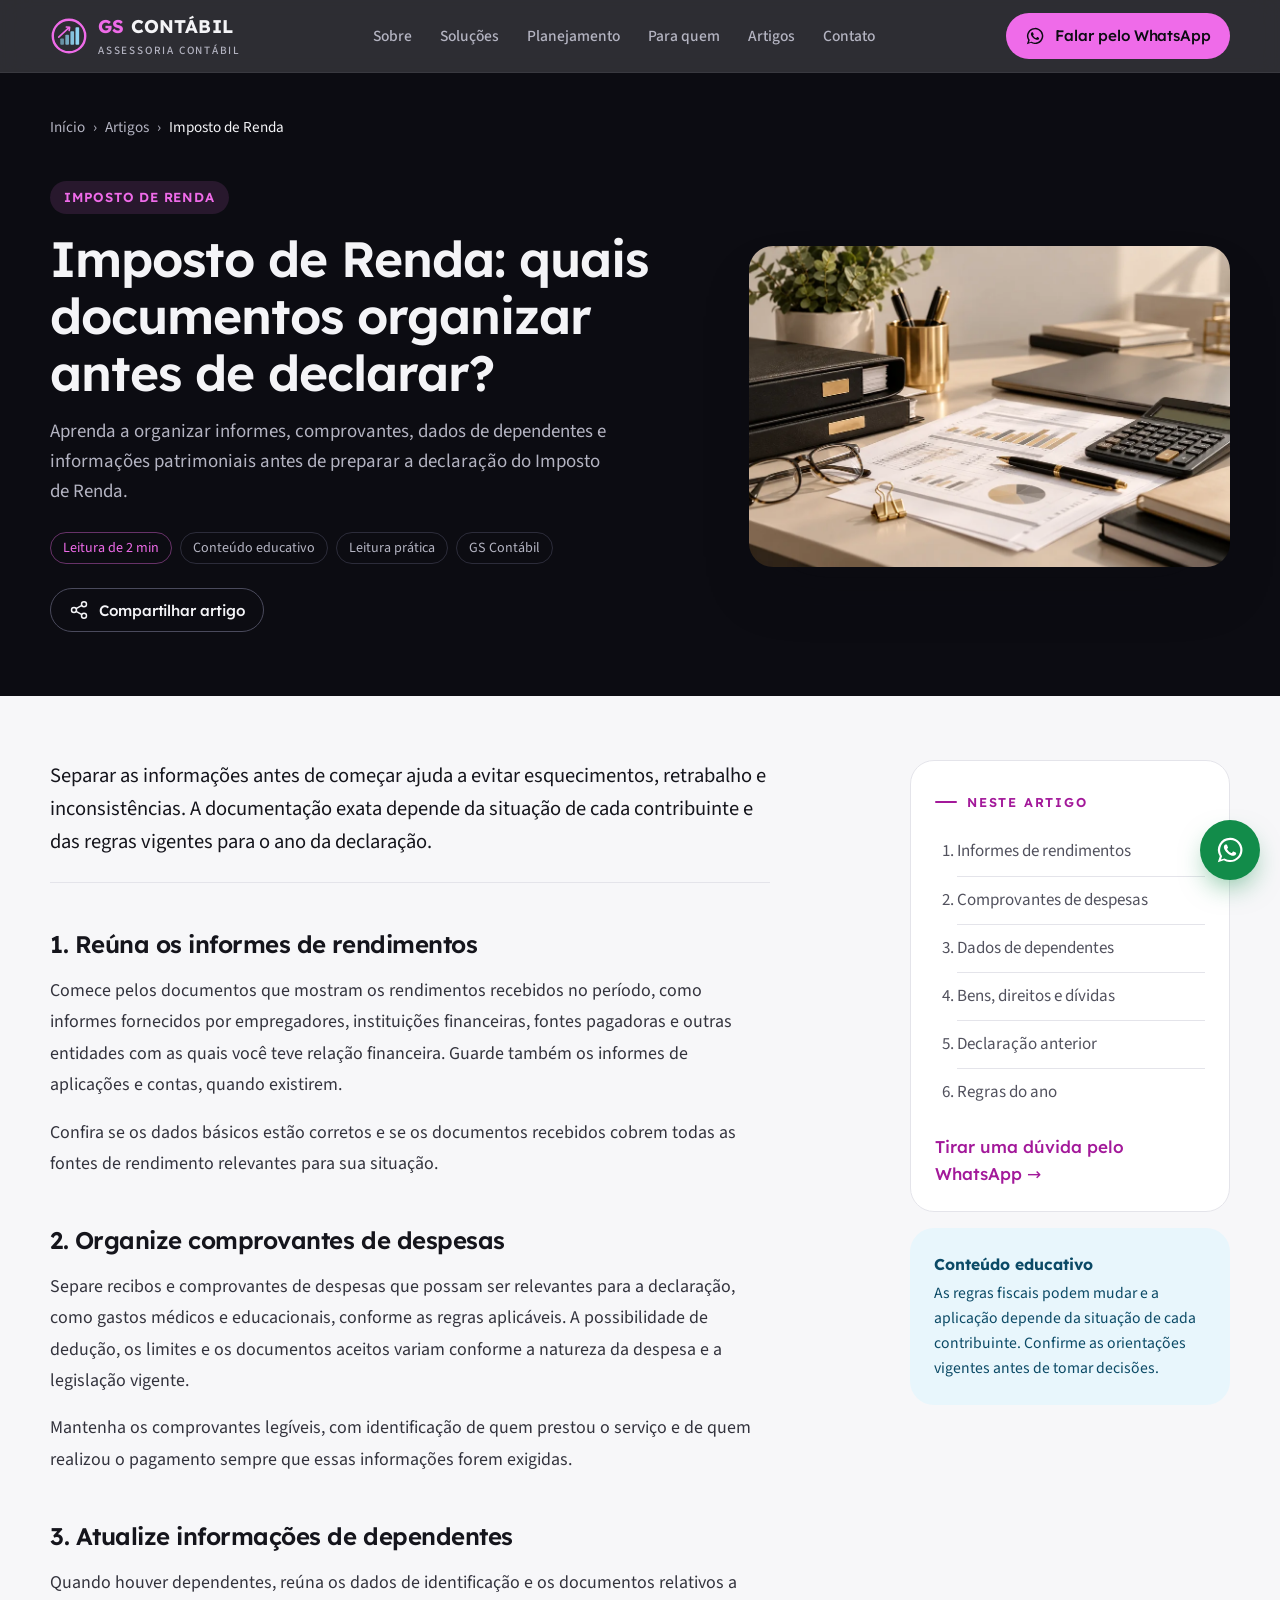
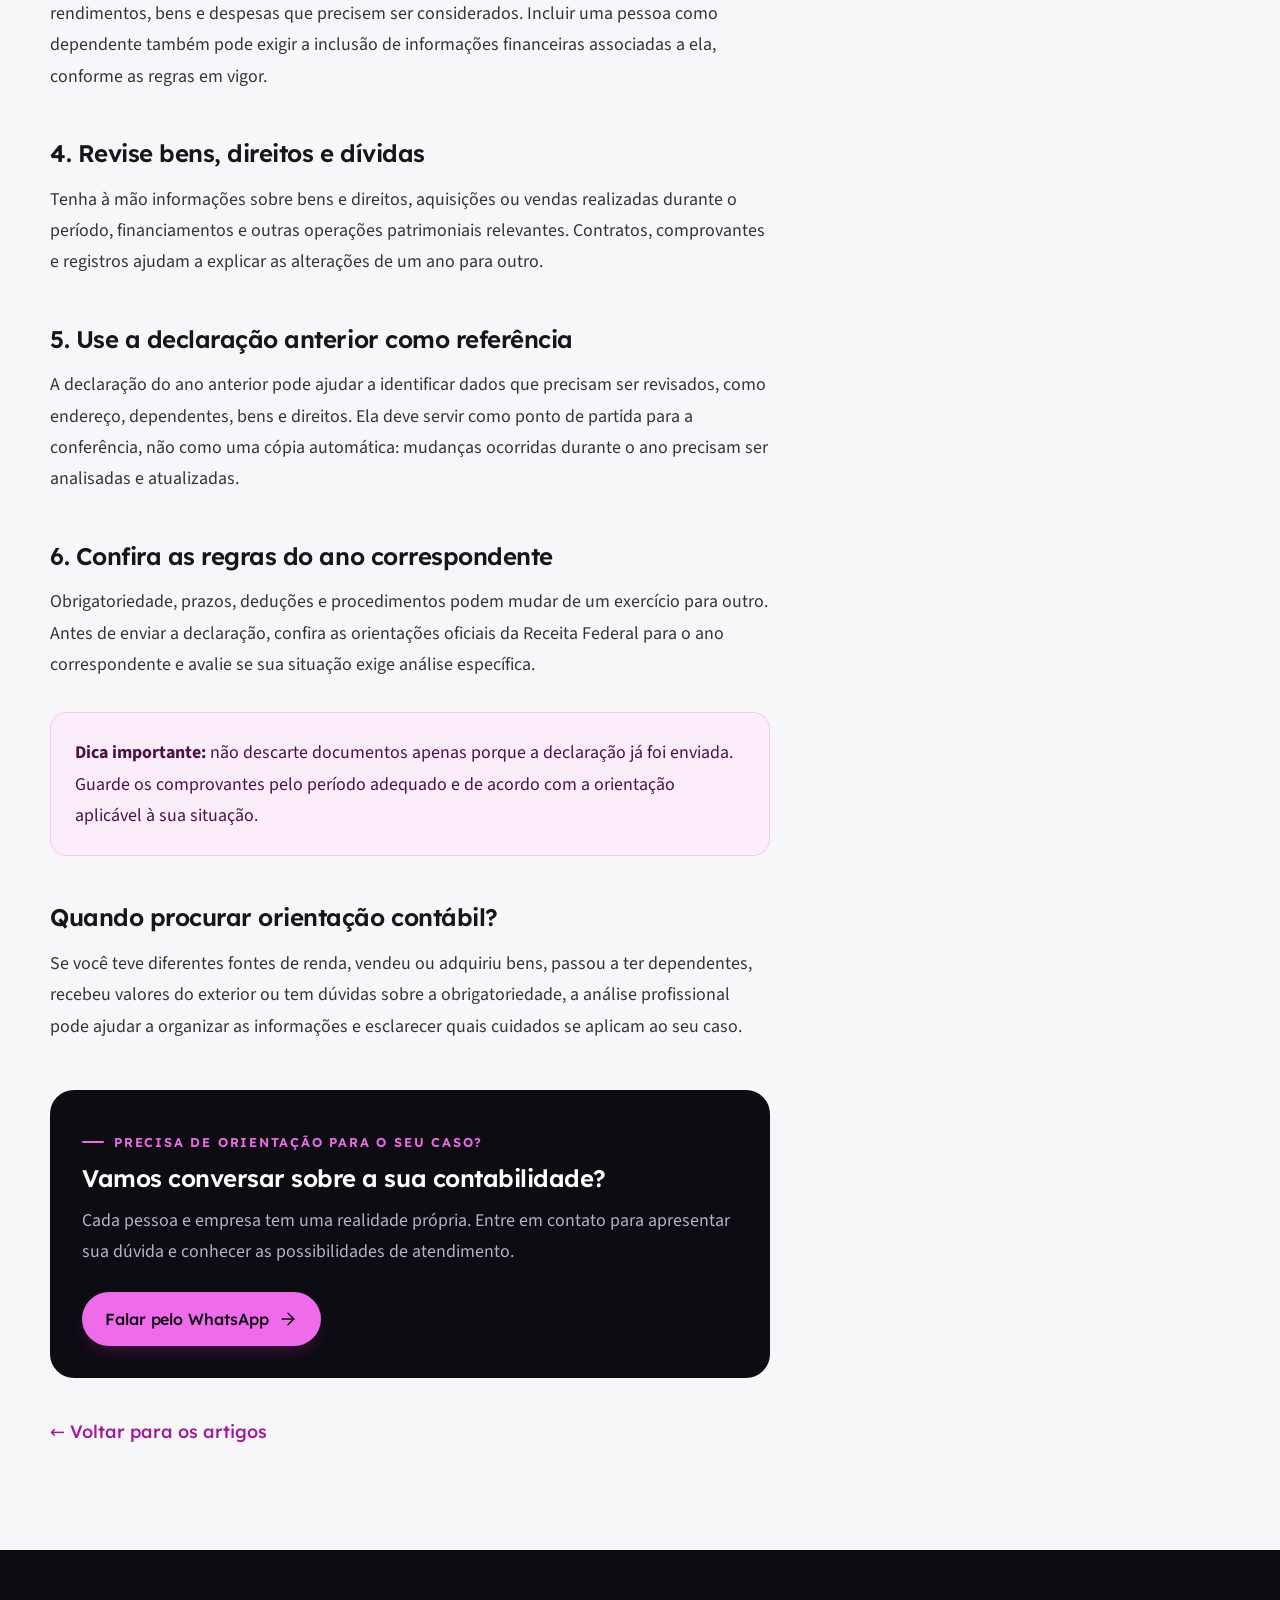
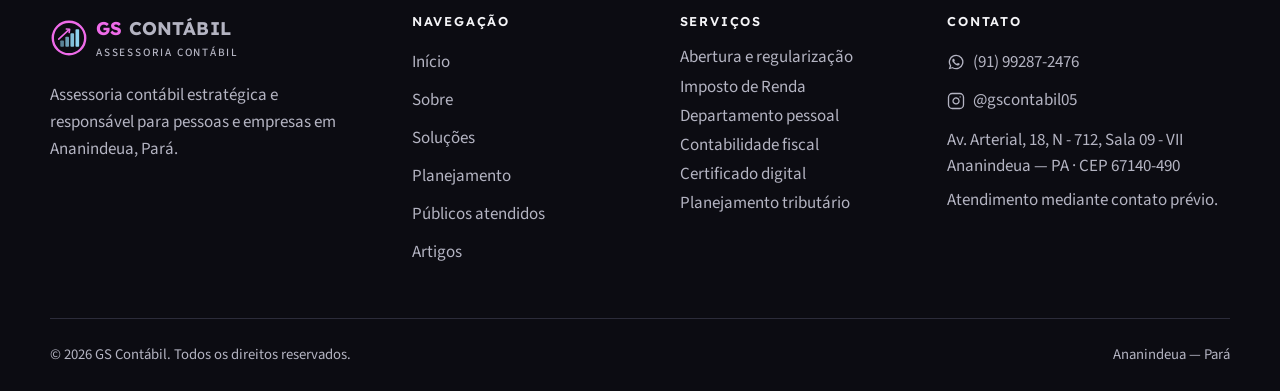
<file: artigos/imposto-de-renda.html>
<!DOCTYPE html>
<html lang="pt-BR" class="no-js">
<head>
<meta charset="utf-8">
<meta name="viewport" content="width=device-width, initial-scale=1">
<title>Imposto de Renda: quais documentos organizar antes de declarar? | GS Contábil — Assessoria Contábil</title>
<meta name="description" content="">
<meta name="theme-color" content="#0c0c12">
<link rel="icon" href="../favicon.svg" type="image/svg+xml">
<link rel="icon" href="../assets/gs-contabil-logo.png" type="image/png">
<meta property="og:type" content="article">
<meta property="og:locale" content="pt_BR">
<meta property="og:site_name" content="GS Contábil">
<meta property="og:title" content="Imposto de Renda: quais documentos organizar antes de declarar? | GS Contábil — Assessoria Contábil">
<meta property="og:description" content="">
<link rel="preconnect" href="https://fonts.googleapis.com">
<link rel="preconnect" href="https://fonts.gstatic.com" crossorigin>
<link rel="stylesheet" href="https://fonts.googleapis.com/css2?family=Lexend:wght@400;500;600;700&family=Source+Sans+3:wght@400;500;600&display=swap">
<link rel="stylesheet" href="../styles.css">
<script>document.documentElement.classList.replace('no-js','js')</script>
</head>
<body>
<svg xmlns="http://www.w3.org/2000/svg" style="display:none" aria-hidden="true">
  <symbol id="i-check" viewBox="0 0 24 24"><path d="M20 6 9 17l-5-5"/></symbol>
  <symbol id="i-arrow" viewBox="0 0 24 24"><path d="M5 12h14"/><path d="m12 5 7 7-7 7"/></symbol>
  <symbol id="i-plus" viewBox="0 0 24 24"><path d="M12 5v14"/><path d="M5 12h14"/></symbol>
  <symbol id="i-menu" viewBox="0 0 24 24"><path d="M4 7h16"/><path d="M4 12h16"/><path d="M4 17h16"/></symbol>
  <symbol id="i-x" viewBox="0 0 24 24"><path d="M18 6 6 18"/><path d="m6 6 12 12"/></symbol>
  <symbol id="i-building" viewBox="0 0 24 24"><path d="M6 22V4a2 2 0 0 1 2-2h8a2 2 0 0 1 2 2v18Z"/><path d="M6 12H4a2 2 0 0 0-2 2v6a2 2 0 0 0 2 2h2"/><path d="M18 9h2a2 2 0 0 1 2 2v9a2 2 0 0 1-2 2h-2"/><path d="M10 6h4"/><path d="M10 10h4"/><path d="M10 14h4"/><path d="M10 18h4"/></symbol>
  <symbol id="i-file" viewBox="0 0 24 24"><path d="M15 2H6a2 2 0 0 0-2 2v16a2 2 0 0 0 2 2h12a2 2 0 0 0 2-2V7Z"/><path d="M14 2v4a2 2 0 0 0 2 2h4"/><path d="M10 9H8"/><path d="M16 13H8"/><path d="M16 17H8"/></symbol>
  <symbol id="i-users" viewBox="0 0 24 24"><path d="M16 21v-2a4 4 0 0 0-4-4H6a4 4 0 0 0-4 4v2"/><circle cx="9" cy="7" r="4"/><path d="M22 21v-2a4 4 0 0 0-3-3.87"/><path d="M16 3.13a4 4 0 0 1 0 7.75"/></symbol>
  <symbol id="i-calculator" viewBox="0 0 24 24"><rect width="16" height="20" x="4" y="2" rx="2"/><path d="M8 6h8"/><path d="M16 14v4"/><path d="M16 10h.01"/><path d="M12 10h.01"/><path d="M8 10h.01"/><path d="M12 14h.01"/><path d="M8 14h.01"/><path d="M12 18h.01"/><path d="M8 18h.01"/></symbol>
  <symbol id="i-shield" viewBox="0 0 24 24"><path d="M20 13c0 5-3.5 7.5-7.66 8.95a1 1 0 0 1-.67-.01C7.5 20.5 4 18 4 13V6a1 1 0 0 1 1-1c2 0 4.5-1.2 6.24-2.72a1.17 1.17 0 0 1 1.52 0C14.51 3.81 17 5 19 5a1 1 0 0 1 1 1z"/><path d="m9 12 2 2 4-4"/></symbol>
  <symbol id="i-chart" viewBox="0 0 24 24"><path d="M3 3v16a2 2 0 0 0 2 2h16"/><path d="M18 17V9"/><path d="M13 17V5"/><path d="M8 17v-3"/></symbol>
  <symbol id="i-briefcase" viewBox="0 0 24 24"><path d="M16 20V4a2 2 0 0 0-2-2h-4a2 2 0 0 0-2 2v16"/><rect width="20" height="14" x="2" y="6" rx="2"/></symbol>
  <symbol id="i-user" viewBox="0 0 24 24"><path d="M19 21v-2a4 4 0 0 0-4-4H9a4 4 0 0 0-4 4v2"/><circle cx="12" cy="7" r="4"/></symbol>
  <symbol id="i-bulb" viewBox="0 0 24 24"><path d="M15 14c.2-1 .7-1.7 1.5-2.5 1-.9 1.5-2.2 1.5-3.5A6 6 0 0 0 6 8c0 1 .2 2.2 1.5 3.5.7.7 1.3 1.5 1.5 2.5"/><path d="M9 18h6"/><path d="M10 22h4"/></symbol>
  <symbol id="i-store" viewBox="0 0 24 24"><path d="m2 7 4.41-4.41A2 2 0 0 1 7.83 2h8.34a2 2 0 0 1 1.42.59L22 7"/><path d="M4 12v8a2 2 0 0 0 2 2h12a2 2 0 0 0 2-2v-8"/><path d="M15 22v-4a2 2 0 0 0-2-2h-2a2 2 0 0 0-2 2v4"/><path d="M2 7h20"/><path d="M22 7v3a2 2 0 0 1-2 2 2.7 2.7 0 0 1-1.59-.63.7.7 0 0 0-.82 0A2.7 2.7 0 0 1 16 12a2.7 2.7 0 0 1-1.59-.63.7.7 0 0 0-.82 0A2.7 2.7 0 0 1 12 12a2.7 2.7 0 0 1-1.59-.63.7.7 0 0 0-.82 0A2.7 2.7 0 0 1 8 12a2.7 2.7 0 0 1-1.59-.63.7.7 0 0 0-.82 0A2.7 2.7 0 0 1 4 12a2 2 0 0 1-2-2V7"/></symbol>
  <symbol id="i-clipboard" viewBox="0 0 24 24"><rect width="8" height="4" x="8" y="2" rx="1"/><path d="M16 4h2a2 2 0 0 1 2 2v14a2 2 0 0 1-2 2H6a2 2 0 0 1-2-2V6a2 2 0 0 1 2-2h2"/><path d="m9 14 2 2 4-4"/></symbol>
  <symbol id="i-message" viewBox="0 0 24 24"><path d="M7.9 20A9 9 0 1 0 4 16.1L2 22Z"/></symbol>
  <symbol id="i-compass" viewBox="0 0 24 24"><circle cx="12" cy="12" r="10"/><path d="m16.24 7.76-1.8 5.4a2 2 0 0 1-1.28 1.28l-5.4 1.8 1.8-5.4a2 2 0 0 1 1.28-1.28z"/></symbol>
  <symbol id="i-pin" viewBox="0 0 24 24"><path d="M20 10c0 4.99-5.54 10.19-7.4 11.8a1 1 0 0 1-1.2 0C9.54 20.19 4 14.99 4 10a8 8 0 0 1 16 0"/><circle cx="12" cy="10" r="3"/></symbol>
  <symbol id="i-phone" viewBox="0 0 24 24"><path d="M22 16.92v3a2 2 0 0 1-2.18 2 19.8 19.8 0 0 1-8.63-3.07 19.5 19.5 0 0 1-6-6 19.8 19.8 0 0 1-3.07-8.67A2 2 0 0 1 4.11 2h3a2 2 0 0 1 2 1.72c.13.96.36 1.9.7 2.81a2 2 0 0 1-.45 2.11L8.09 9.91a16 16 0 0 0 6 6l1.27-1.27a2 2 0 0 1 2.11-.45c.91.34 1.85.57 2.81.7A2 2 0 0 1 22 16.92z"/></symbol>
  <symbol id="i-instagram" viewBox="0 0 24 24"><rect width="20" height="20" x="2" y="2" rx="5"/><path d="M16 11.37A4 4 0 1 1 12.63 8 4 4 0 0 1 16 11.37z"/><path d="M17.5 6.5h.01"/></symbol>
  <symbol id="i-clock" viewBox="0 0 24 24"><circle cx="12" cy="12" r="10"/><path d="M12 6v6l4 2"/></symbol>
  <symbol id="i-route" viewBox="0 0 24 24"><circle cx="6" cy="19" r="3"/><path d="M9 19h8.5a3.5 3.5 0 0 0 0-7h-11a3.5 3.5 0 0 1 0-7H15"/><circle cx="18" cy="5" r="3"/></symbol>
  <symbol id="i-copy" viewBox="0 0 24 24"><rect width="14" height="14" x="8" y="8" rx="2"/><path d="M4 16c-1.1 0-2-.9-2-2V4c0-1.1.9-2 2-2h10c1.1 0 2 .9 2 2"/></symbol>
  <symbol id="i-share" viewBox="0 0 24 24"><circle cx="18" cy="5" r="3"/><circle cx="6" cy="12" r="3"/><circle cx="18" cy="19" r="3"/><path d="m8.59 13.51 6.83 3.98"/><path d="m15.41 6.51-6.82 3.98"/></symbol>
  <symbol id="i-up" viewBox="0 0 24 24"><path d="m5 12 7-7 7 7"/><path d="M12 19V5"/></symbol>
  <symbol id="i-pause" viewBox="0 0 24 24"><rect x="14" y="4" width="4" height="16" rx="1"/><rect x="6" y="4" width="4" height="16" rx="1"/></symbol>
  <symbol id="i-play" viewBox="0 0 24 24"><path d="M6 3v18l14-9Z"/></symbol>
  <symbol id="i-check-circle" viewBox="0 0 24 24"><circle cx="12" cy="12" r="10"/><path d="m9 12 2 2 4-4"/></symbol>
  <symbol id="i-sparkle" viewBox="0 0 24 24"><path d="M9.94 15.5A2 2 0 0 0 8.5 14.06l-6.14-1.58a.5.5 0 0 1 0-.96L8.5 9.94A2 2 0 0 0 9.94 8.5l1.58-6.14a.5.5 0 0 1 .96 0l1.58 6.14a2 2 0 0 0 1.44 1.44l6.14 1.58a.5.5 0 0 1 0 .96l-6.14 1.58a2 2 0 0 0-1.44 1.44l-1.58 6.14a.5.5 0 0 1-.96 0z"/></symbol>
  <symbol id="i-whatsapp" viewBox="0 0 32 32"><path d="M16.04 3A12.9 12.9 0 0 0 5.1 22.74L3 29l6.45-2.06A12.96 12.96 0 1 0 16.04 3Zm0 23.73a10.7 10.7 0 0 1-5.47-1.5l-.39-.23-3.82 1.22 1.25-3.72-.25-.4a10.74 10.74 0 1 1 8.68 4.63Zm5.9-8.03c-.32-.16-1.91-.94-2.21-1.05-.3-.11-.51-.16-.73.16-.21.32-.83 1.05-1.02 1.26-.19.21-.38.24-.7.08-.32-.16-1.36-.5-2.59-1.6-.96-.86-1.61-1.91-1.8-2.23-.19-.32-.02-.49.14-.65.15-.15.32-.38.48-.57.16-.19.21-.32.32-.54.11-.21.05-.4-.03-.57-.08-.16-.73-1.75-1-2.4-.26-.63-.53-.55-.73-.56h-.62c-.21 0-.56.16-.86.4-.3.32-1.13 1.1-1.13 2.69 0 1.59 1.16 3.12 1.32 3.34.19.21 2.28 3.48 5.52 4.88.77.33 1.37.53 1.84.68.77.25 1.48.21 2.03.13.62-.09 1.91-.78 2.18-1.53.27-.75.19-1.4.19-1.53-.08-.14-.3-.22-.62-.38Z"/></symbol>
  <symbol id="gs-mark" viewBox="0 0 48 48"><circle cx="24" cy="24" r="20.5" fill="none" stroke="#ef6be9" stroke-width="3"/><rect x="13" y="27" width="4.6" height="8" rx="1" fill="#8fd3f0" opacity=".6"/><rect x="19.4" y="22.5" width="4.6" height="12.5" rx="1" fill="#8fd3f0" opacity=".75"/><rect x="25.8" y="18" width="4.6" height="17" rx="1" fill="#8fd3f0" opacity=".9"/><rect x="32.2" y="13" width="4.6" height="22" rx="1" fill="#8fd3f0"/><path d="M11 25.5 24 13.5" stroke="#ef6be9" stroke-width="2" stroke-linecap="round" fill="none"/><path d="m20.6 12.6 4.2.4-.6 4.1" stroke="#ef6be9" stroke-width="2" stroke-linecap="round" stroke-linejoin="round" fill="none"/></symbol>
</svg>

<a class="skip-link" href="#conteudo">Pular para o conteúdo</a>
<header class="site-header">
  <div class="container header-inner">
    <a class="brand" href="../index.html#inicio" aria-label="GS Contábil — página inicial">
      <svg class="brand-mark" aria-hidden="true"><use href="#gs-mark"/></svg>
      <span class="brand-name"><b>GS</b> CONTÁBIL<small>Assessoria contábil</small></span>
    </a>
    <nav class="main-nav" id="menu" aria-label="Principal">
      <a href="../index.html#sobre">Sobre</a>
      <a href="../index.html#solucoes">Soluções</a>
      <a href="../index.html#planejamento">Planejamento</a>
      <a href="../index.html#publicos">Para quem</a>
      <a href="../index.html#artigos">Artigos</a>
      <a href="../index.html#contato">Contato</a>
    </nav>
    <div class="header-cta">
      <a class="btn btn-bright" href="https://wa.me/5591992872476?text=Ol%C3%A1!%20Gostaria%20de%20conversar%20com%20a%20GS%20Cont%C3%A1bil%20sobre%20assessoria%20cont%C3%A1bil." target="_blank" rel="noopener" aria-label="Falar pelo WhatsApp">
        <svg class="icon" aria-hidden="true" style="fill:currentColor;stroke:none"><use href="#i-whatsapp"/></svg><span>Falar pelo WhatsApp</span>
      </a>
      <button class="menu-toggle" type="button" aria-controls="menu" aria-expanded="false" aria-label="Abrir menu">
        <svg class="icon i-open" aria-hidden="true"><use href="#i-menu"/></svg>
        <svg class="icon i-close" aria-hidden="true"><use href="#i-x"/></svg>
      </button>
    </div>
  </div>
  <div class="scroll-progress" aria-hidden="true"><span></span></div>
</header>

<main id="conteudo">
<section class="article-hero"><div class="container"><div class="article-breadcrumb"><a href="../index.html#inicio">Início</a><span aria-hidden="true">›</span><a href="../index.html#artigos">Artigos</a><span aria-hidden="true">›</span><span>Imposto de Renda</span></div><div class="article-hero-grid"><div class="article-hero-copy"><span class="article-category">Imposto de Renda</span><h1>Imposto de Renda: quais documentos organizar antes de declarar?</h1><p>Aprenda a organizar informes, comprovantes, dados de dependentes e informações patrimoniais antes de preparar a declaração do Imposto de Renda.</p><div class="article-meta"><span>Conteúdo educativo</span><span>Leitura prática</span><span>GS Contábil</span></div></div><div class="article-hero-image"><img src="../assets/artigo-imposto-de-renda.webp" alt="Capa editorial do artigo: Imposto de Renda: quais documentos organizar antes de declarar?" width="1000" height="680"/></div></div></div></section>
<section class="article-reading"><div class="container article-reading-grid"><article class="article-body"><p class="article-lead">Separar as informações antes de começar ajuda a evitar esquecimentos, retrabalho e inconsistências. A documentação exata depende da situação de cada contribuinte e das regras vigentes para o ano da declaração.</p><h2>1. Reúna os informes de rendimentos</h2><p>Comece pelos documentos que mostram os rendimentos recebidos no período, como informes fornecidos por empregadores, instituições financeiras, fontes pagadoras e outras entidades com as quais você teve relação financeira. Guarde também os informes de aplicações e contas, quando existirem.</p><p>Confira se os dados básicos estão corretos e se os documentos recebidos cobrem todas as fontes de rendimento relevantes para sua situação.</p><h2>2. Organize comprovantes de despesas</h2><p>Separe recibos e comprovantes de despesas que possam ser relevantes para a declaração, como gastos médicos e educacionais, conforme as regras aplicáveis. A possibilidade de dedução, os limites e os documentos aceitos variam conforme a natureza da despesa e a legislação vigente.</p><p>Mantenha os comprovantes legíveis, com identificação de quem prestou o serviço e de quem realizou o pagamento sempre que essas informações forem exigidas.</p><h2>3. Atualize informações de dependentes</h2><p>Quando houver dependentes, reúna os dados de identificação e os documentos relativos a rendimentos, bens e despesas que precisem ser considerados. Incluir uma pessoa como dependente também pode exigir a inclusão de informações financeiras associadas a ela, conforme as regras em vigor.</p><h2>4. Revise bens, direitos e dívidas</h2><p>Tenha à mão informações sobre bens e direitos, aquisições ou vendas realizadas durante o período, financiamentos e outras operações patrimoniais relevantes. Contratos, comprovantes e registros ajudam a explicar as alterações de um ano para outro.</p><h2>5. Use a declaração anterior como referência</h2><p>A declaração do ano anterior pode ajudar a identificar dados que precisam ser revisados, como endereço, dependentes, bens e direitos. Ela deve servir como ponto de partida para a conferência, não como uma cópia automática: mudanças ocorridas durante o ano precisam ser analisadas e atualizadas.</p><h2>6. Confira as regras do ano correspondente</h2><p>Obrigatoriedade, prazos, deduções e procedimentos podem mudar de um exercício para outro. Antes de enviar a declaração, confira as orientações oficiais da Receita Federal para o ano correspondente e avalie se sua situação exige análise específica.</p><div class="article-note"><strong>Dica importante:</strong> não descarte documentos apenas porque a declaração já foi enviada. Guarde os comprovantes pelo período adequado e de acordo com a orientação aplicável à sua situação.</div><h2>Quando procurar orientação contábil?</h2><p>Se você teve diferentes fontes de renda, vendeu ou adquiriu bens, passou a ter dependentes, recebeu valores do exterior ou tem dúvidas sobre a obrigatoriedade, a análise profissional pode ajudar a organizar as informações e esclarecer quais cuidados se aplicam ao seu caso.</p><div class="article-cta"><span class="eyebrow">Precisa de orientação para o seu caso?</span><h2>Vamos conversar sobre a sua contabilidade?</h2><p>Cada pessoa e empresa tem uma realidade própria. Entre em contato para apresentar sua dúvida e conhecer as possibilidades de atendimento.</p><a class="btn btn-primary" href="https://wa.me/5591992872476?text=Ol%C3%A1%21%20Gostaria%20de%20conversar%20com%20a%20GS%20Cont%C3%A1bil%20sobre%20assessoria%20cont%C3%A1bil." target="_blank" rel="noopener">Falar pelo WhatsApp <svg class="icon" aria-hidden="true"><use href="#i-arrow"/></svg></a></div><a class="article-back" href="../index.html#artigos">← Voltar para os artigos</a></article><aside class="article-aside"><div class="article-aside-card"><span class="eyebrow">Neste artigo</span><ol><li>Informes de rendimentos</li><li>Comprovantes de despesas</li><li>Dados de dependentes</li><li>Bens, direitos e dívidas</li><li>Declaração anterior</li><li>Regras do ano</li></ol><a href="https://wa.me/5591992872476?text=Ol%C3%A1%21%20Gostaria%20de%20conversar%20com%20a%20GS%20Cont%C3%A1bil%20sobre%20assessoria%20cont%C3%A1bil." rel="noopener" target="_blank">Tirar uma dúvida pelo WhatsApp →</a></div><div class="article-aside-note"><strong>Conteúdo educativo</strong><p>As regras fiscais podem mudar e a aplicação depende da situação de cada contribuinte. Confirme as orientações vigentes antes de tomar decisões.</p></div></aside></div></section>
</main>
<footer class="footer">
  <div class="container footer-grid">
    <div class="footer-brand">
      <a class="brand" href="../index.html#inicio" aria-label="GS Contábil — página inicial">
        <svg class="brand-mark" aria-hidden="true"><use href="#gs-mark"/></svg>
        <span class="brand-name"><b>GS</b> CONTÁBIL<small>Assessoria contábil</small></span>
      </a>
      <p>Assessoria contábil estratégica e responsável para pessoas e empresas em Ananindeua, Pará.</p>
    </div>
    <nav aria-label="Rodapé">
      <h2>Navegação</h2>
      <ul>
        <li><a href="../index.html#inicio">Início</a></li>
        <li><a href="../index.html#sobre">Sobre</a></li>
        <li><a href="../index.html#solucoes">Soluções</a></li>
        <li><a href="../index.html#planejamento">Planejamento</a></li>
        <li><a href="../index.html#publicos">Públicos atendidos</a></li>
        <li><a href="../index.html#artigos">Artigos</a></li>
      </ul>
    </nav>
    <div>
      <h2>Serviços</h2>
      <ul>
        <li>Abertura e regularização</li>
        <li>Imposto de Renda</li>
        <li>Departamento pessoal</li>
        <li>Contabilidade fiscal</li>
        <li>Certificado digital</li>
        <li>Planejamento tributário</li>
      </ul>
    </div>
    <div>
      <h2>Contato</h2>
      <ul>
        <li><a href="https://wa.me/5591992872476?text=Ol%C3%A1!%20Gostaria%20de%20conversar%20com%20a%20GS%20Cont%C3%A1bil%20sobre%20assessoria%20cont%C3%A1bil." target="_blank" rel="noopener"><svg class="icon icon-sm" aria-hidden="true" style="fill:currentColor;stroke:none"><use href="#i-whatsapp"/></svg>(91) 99287-2476</a></li>
        <li><a href="https://www.instagram.com/gscontabil05/" target="_blank" rel="noopener"><svg class="icon icon-sm" aria-hidden="true"><use href="#i-instagram"/></svg>@gscontabil05</a></li>
      </ul>
      <address>Av. Arterial, 18, N - 712, Sala 09 - VII<br>Ananindeua — PA · CEP 67140-490</address>
      <p style="margin-top:8px">Atendimento mediante contato prévio.</p>
    </div>
  </div>
  <div class="container footer-bottom">
    <span>© <span id="year">2026</span> GS Contábil. Todos os direitos reservados.</span>
    <span>Ananindeua — Pará</span>
  </div>
</footer>
<a class="whatsapp-float" href="https://wa.me/5591992872476?text=Ol%C3%A1!%20Gostaria%20de%20conversar%20com%20a%20GS%20Cont%C3%A1bil%20sobre%20assessoria%20cont%C3%A1bil." target="_blank" rel="noopener" aria-label="Falar com a GS Contábil pelo WhatsApp">
  <svg aria-hidden="true" viewBox="0 0 32 32"><use href="#i-whatsapp"/></svg>
</a>
<button class="to-top" type="button" aria-label="Voltar ao topo"><svg class="icon" aria-hidden="true"><use href="#i-up"/></svg></button>
<nav class="mobile-bar" aria-label="Ações rápidas">
  <a href="https://wa.me/5591992872476?text=Ol%C3%A1!%20Gostaria%20de%20conversar%20com%20a%20GS%20Cont%C3%A1bil%20sobre%20assessoria%20cont%C3%A1bil." target="_blank" rel="noopener" class="is-primary"><svg class="icon" aria-hidden="true" style="fill:currentColor;stroke:none"><use href="#i-whatsapp"/></svg>WhatsApp</a>
  <a href="tel:+5591992872476"><svg class="icon" aria-hidden="true"><use href="#i-phone"/></svg>Ligar</a>
  <a href="https://www.google.com/maps/search/?api=1&amp;query=Av.+Arterial,+18,+N+-+712,+Sala+09,+Ananindeua,+PA,+67140-490" target="_blank" rel="noopener"><svg class="icon" aria-hidden="true"><use href="#i-route"/></svg>Rota</a>
</nav>
<div class="toast" role="status" aria-live="polite" aria-atomic="true"><svg class="icon" aria-hidden="true"><use href="#i-check-circle"/></svg><span></span></div>

<script src="../script.js" defer></script>
</body>
</html>
</file>
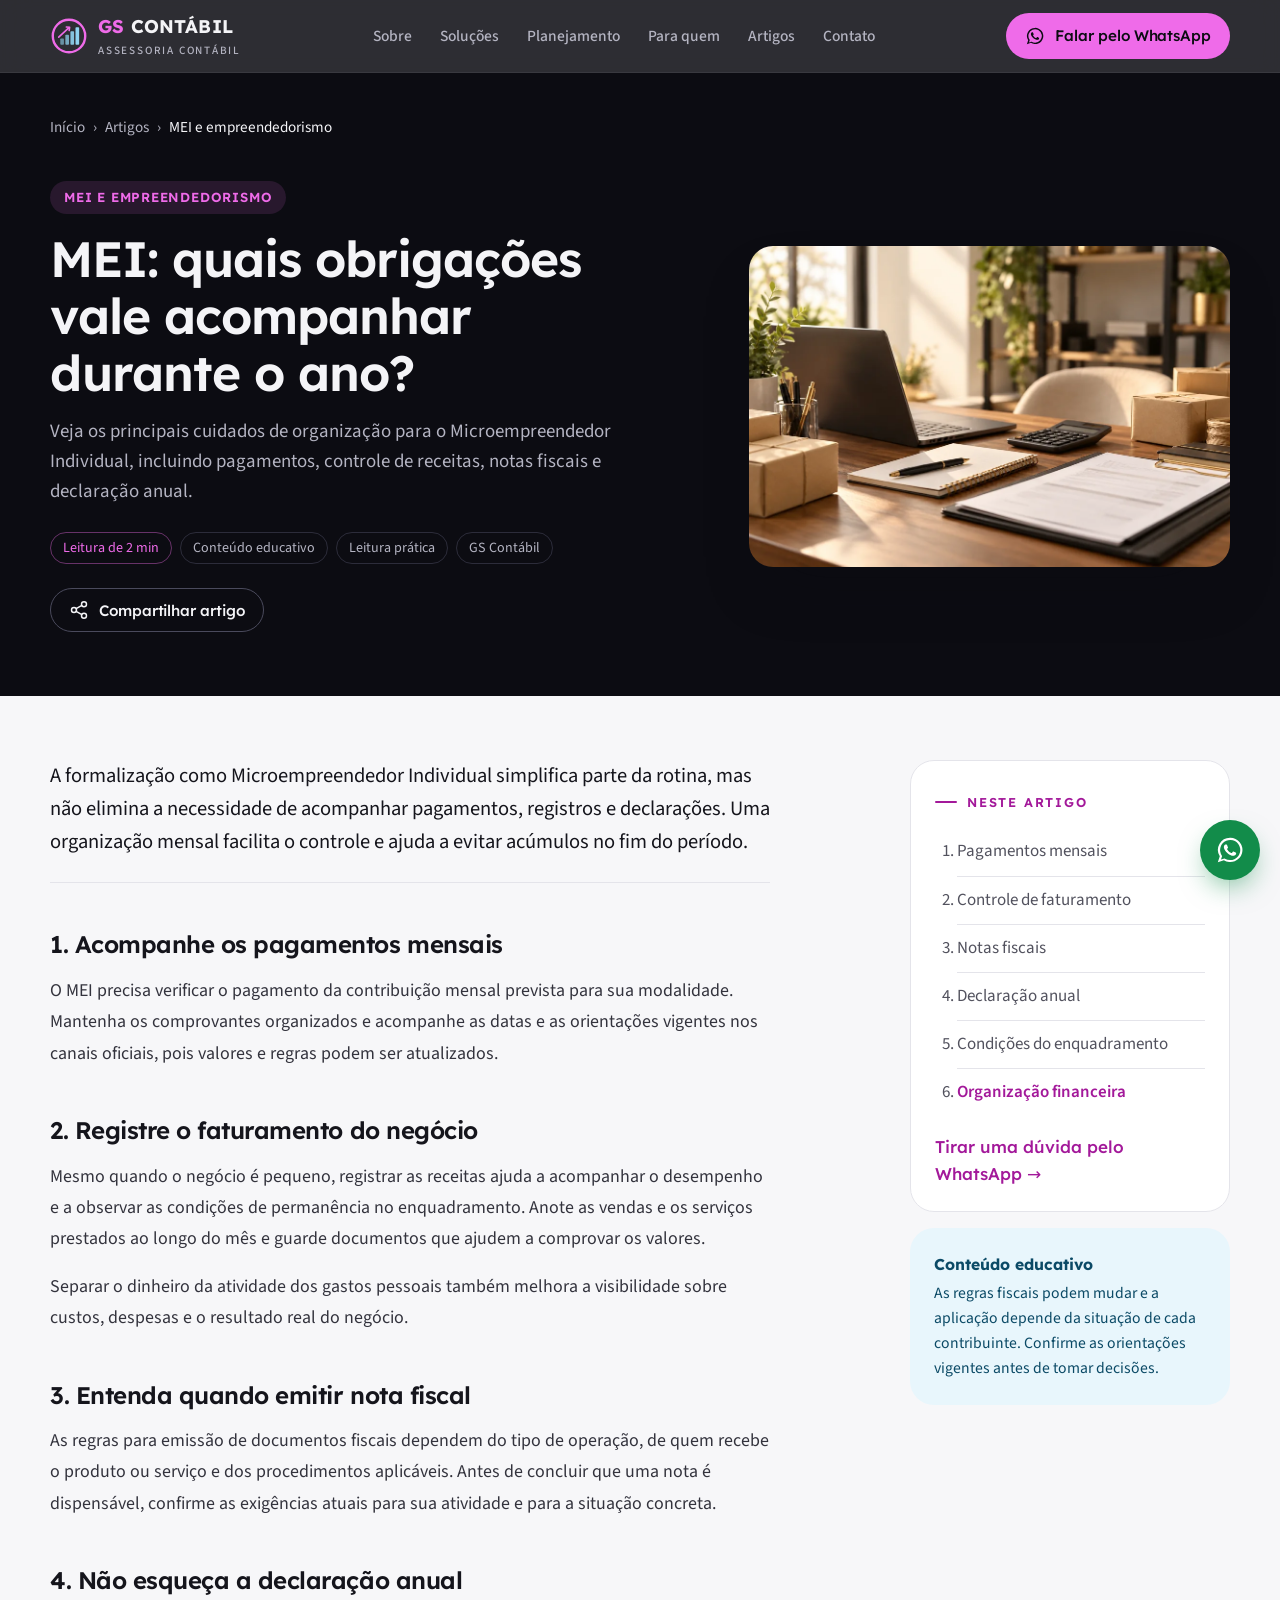
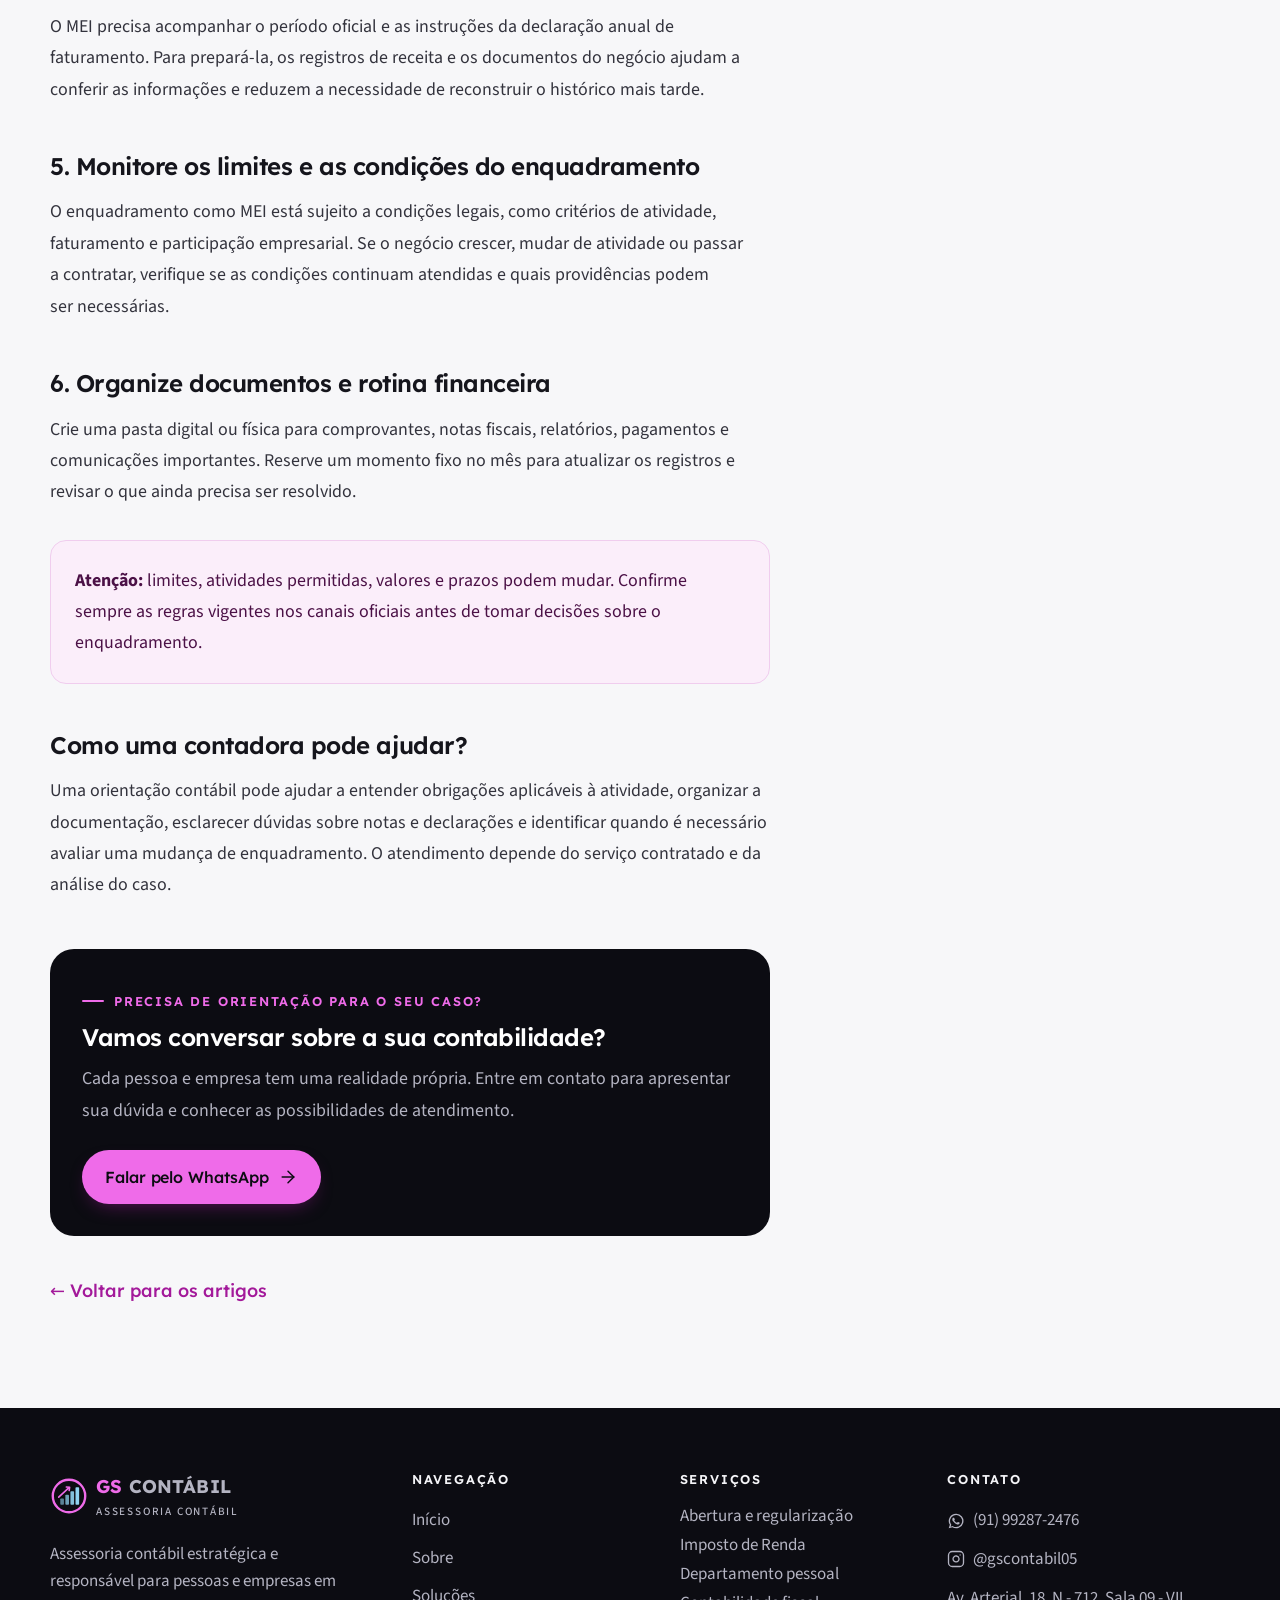
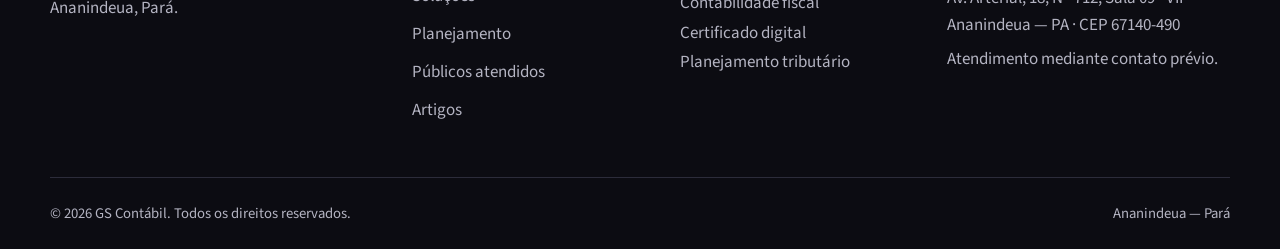
<file: artigos/mei-obrigacoes.html>
<!DOCTYPE html>
<html lang="pt-BR" class="no-js">
<head>
<meta charset="utf-8">
<meta name="viewport" content="width=device-width, initial-scale=1">
<title>MEI: quais obrigações vale acompanhar durante o ano? | GS Contábil — Assessoria Contábil</title>
<meta name="description" content="">
<meta name="theme-color" content="#0c0c12">
<link rel="icon" href="../favicon.svg" type="image/svg+xml">
<link rel="icon" href="../assets/gs-contabil-logo.png" type="image/png">
<meta property="og:type" content="article">
<meta property="og:locale" content="pt_BR">
<meta property="og:site_name" content="GS Contábil">
<meta property="og:title" content="MEI: quais obrigações vale acompanhar durante o ano? | GS Contábil — Assessoria Contábil">
<meta property="og:description" content="">
<link rel="preconnect" href="https://fonts.googleapis.com">
<link rel="preconnect" href="https://fonts.gstatic.com" crossorigin>
<link rel="stylesheet" href="https://fonts.googleapis.com/css2?family=Lexend:wght@400;500;600;700&family=Source+Sans+3:wght@400;500;600&display=swap">
<link rel="stylesheet" href="../styles.css">
<script>document.documentElement.classList.replace('no-js','js')</script>
</head>
<body>
<svg xmlns="http://www.w3.org/2000/svg" style="display:none" aria-hidden="true">
  <symbol id="i-check" viewBox="0 0 24 24"><path d="M20 6 9 17l-5-5"/></symbol>
  <symbol id="i-arrow" viewBox="0 0 24 24"><path d="M5 12h14"/><path d="m12 5 7 7-7 7"/></symbol>
  <symbol id="i-plus" viewBox="0 0 24 24"><path d="M12 5v14"/><path d="M5 12h14"/></symbol>
  <symbol id="i-menu" viewBox="0 0 24 24"><path d="M4 7h16"/><path d="M4 12h16"/><path d="M4 17h16"/></symbol>
  <symbol id="i-x" viewBox="0 0 24 24"><path d="M18 6 6 18"/><path d="m6 6 12 12"/></symbol>
  <symbol id="i-building" viewBox="0 0 24 24"><path d="M6 22V4a2 2 0 0 1 2-2h8a2 2 0 0 1 2 2v18Z"/><path d="M6 12H4a2 2 0 0 0-2 2v6a2 2 0 0 0 2 2h2"/><path d="M18 9h2a2 2 0 0 1 2 2v9a2 2 0 0 1-2 2h-2"/><path d="M10 6h4"/><path d="M10 10h4"/><path d="M10 14h4"/><path d="M10 18h4"/></symbol>
  <symbol id="i-file" viewBox="0 0 24 24"><path d="M15 2H6a2 2 0 0 0-2 2v16a2 2 0 0 0 2 2h12a2 2 0 0 0 2-2V7Z"/><path d="M14 2v4a2 2 0 0 0 2 2h4"/><path d="M10 9H8"/><path d="M16 13H8"/><path d="M16 17H8"/></symbol>
  <symbol id="i-users" viewBox="0 0 24 24"><path d="M16 21v-2a4 4 0 0 0-4-4H6a4 4 0 0 0-4 4v2"/><circle cx="9" cy="7" r="4"/><path d="M22 21v-2a4 4 0 0 0-3-3.87"/><path d="M16 3.13a4 4 0 0 1 0 7.75"/></symbol>
  <symbol id="i-calculator" viewBox="0 0 24 24"><rect width="16" height="20" x="4" y="2" rx="2"/><path d="M8 6h8"/><path d="M16 14v4"/><path d="M16 10h.01"/><path d="M12 10h.01"/><path d="M8 10h.01"/><path d="M12 14h.01"/><path d="M8 14h.01"/><path d="M12 18h.01"/><path d="M8 18h.01"/></symbol>
  <symbol id="i-shield" viewBox="0 0 24 24"><path d="M20 13c0 5-3.5 7.5-7.66 8.95a1 1 0 0 1-.67-.01C7.5 20.5 4 18 4 13V6a1 1 0 0 1 1-1c2 0 4.5-1.2 6.24-2.72a1.17 1.17 0 0 1 1.52 0C14.51 3.81 17 5 19 5a1 1 0 0 1 1 1z"/><path d="m9 12 2 2 4-4"/></symbol>
  <symbol id="i-chart" viewBox="0 0 24 24"><path d="M3 3v16a2 2 0 0 0 2 2h16"/><path d="M18 17V9"/><path d="M13 17V5"/><path d="M8 17v-3"/></symbol>
  <symbol id="i-briefcase" viewBox="0 0 24 24"><path d="M16 20V4a2 2 0 0 0-2-2h-4a2 2 0 0 0-2 2v16"/><rect width="20" height="14" x="2" y="6" rx="2"/></symbol>
  <symbol id="i-user" viewBox="0 0 24 24"><path d="M19 21v-2a4 4 0 0 0-4-4H9a4 4 0 0 0-4 4v2"/><circle cx="12" cy="7" r="4"/></symbol>
  <symbol id="i-bulb" viewBox="0 0 24 24"><path d="M15 14c.2-1 .7-1.7 1.5-2.5 1-.9 1.5-2.2 1.5-3.5A6 6 0 0 0 6 8c0 1 .2 2.2 1.5 3.5.7.7 1.3 1.5 1.5 2.5"/><path d="M9 18h6"/><path d="M10 22h4"/></symbol>
  <symbol id="i-store" viewBox="0 0 24 24"><path d="m2 7 4.41-4.41A2 2 0 0 1 7.83 2h8.34a2 2 0 0 1 1.42.59L22 7"/><path d="M4 12v8a2 2 0 0 0 2 2h12a2 2 0 0 0 2-2v-8"/><path d="M15 22v-4a2 2 0 0 0-2-2h-2a2 2 0 0 0-2 2v4"/><path d="M2 7h20"/><path d="M22 7v3a2 2 0 0 1-2 2 2.7 2.7 0 0 1-1.59-.63.7.7 0 0 0-.82 0A2.7 2.7 0 0 1 16 12a2.7 2.7 0 0 1-1.59-.63.7.7 0 0 0-.82 0A2.7 2.7 0 0 1 12 12a2.7 2.7 0 0 1-1.59-.63.7.7 0 0 0-.82 0A2.7 2.7 0 0 1 8 12a2.7 2.7 0 0 1-1.59-.63.7.7 0 0 0-.82 0A2.7 2.7 0 0 1 4 12a2 2 0 0 1-2-2V7"/></symbol>
  <symbol id="i-clipboard" viewBox="0 0 24 24"><rect width="8" height="4" x="8" y="2" rx="1"/><path d="M16 4h2a2 2 0 0 1 2 2v14a2 2 0 0 1-2 2H6a2 2 0 0 1-2-2V6a2 2 0 0 1 2-2h2"/><path d="m9 14 2 2 4-4"/></symbol>
  <symbol id="i-message" viewBox="0 0 24 24"><path d="M7.9 20A9 9 0 1 0 4 16.1L2 22Z"/></symbol>
  <symbol id="i-compass" viewBox="0 0 24 24"><circle cx="12" cy="12" r="10"/><path d="m16.24 7.76-1.8 5.4a2 2 0 0 1-1.28 1.28l-5.4 1.8 1.8-5.4a2 2 0 0 1 1.28-1.28z"/></symbol>
  <symbol id="i-pin" viewBox="0 0 24 24"><path d="M20 10c0 4.99-5.54 10.19-7.4 11.8a1 1 0 0 1-1.2 0C9.54 20.19 4 14.99 4 10a8 8 0 0 1 16 0"/><circle cx="12" cy="10" r="3"/></symbol>
  <symbol id="i-phone" viewBox="0 0 24 24"><path d="M22 16.92v3a2 2 0 0 1-2.18 2 19.8 19.8 0 0 1-8.63-3.07 19.5 19.5 0 0 1-6-6 19.8 19.8 0 0 1-3.07-8.67A2 2 0 0 1 4.11 2h3a2 2 0 0 1 2 1.72c.13.96.36 1.9.7 2.81a2 2 0 0 1-.45 2.11L8.09 9.91a16 16 0 0 0 6 6l1.27-1.27a2 2 0 0 1 2.11-.45c.91.34 1.85.57 2.81.7A2 2 0 0 1 22 16.92z"/></symbol>
  <symbol id="i-instagram" viewBox="0 0 24 24"><rect width="20" height="20" x="2" y="2" rx="5"/><path d="M16 11.37A4 4 0 1 1 12.63 8 4 4 0 0 1 16 11.37z"/><path d="M17.5 6.5h.01"/></symbol>
  <symbol id="i-clock" viewBox="0 0 24 24"><circle cx="12" cy="12" r="10"/><path d="M12 6v6l4 2"/></symbol>
  <symbol id="i-route" viewBox="0 0 24 24"><circle cx="6" cy="19" r="3"/><path d="M9 19h8.5a3.5 3.5 0 0 0 0-7h-11a3.5 3.5 0 0 1 0-7H15"/><circle cx="18" cy="5" r="3"/></symbol>
  <symbol id="i-copy" viewBox="0 0 24 24"><rect width="14" height="14" x="8" y="8" rx="2"/><path d="M4 16c-1.1 0-2-.9-2-2V4c0-1.1.9-2 2-2h10c1.1 0 2 .9 2 2"/></symbol>
  <symbol id="i-share" viewBox="0 0 24 24"><circle cx="18" cy="5" r="3"/><circle cx="6" cy="12" r="3"/><circle cx="18" cy="19" r="3"/><path d="m8.59 13.51 6.83 3.98"/><path d="m15.41 6.51-6.82 3.98"/></symbol>
  <symbol id="i-up" viewBox="0 0 24 24"><path d="m5 12 7-7 7 7"/><path d="M12 19V5"/></symbol>
  <symbol id="i-pause" viewBox="0 0 24 24"><rect x="14" y="4" width="4" height="16" rx="1"/><rect x="6" y="4" width="4" height="16" rx="1"/></symbol>
  <symbol id="i-play" viewBox="0 0 24 24"><path d="M6 3v18l14-9Z"/></symbol>
  <symbol id="i-check-circle" viewBox="0 0 24 24"><circle cx="12" cy="12" r="10"/><path d="m9 12 2 2 4-4"/></symbol>
  <symbol id="i-sparkle" viewBox="0 0 24 24"><path d="M9.94 15.5A2 2 0 0 0 8.5 14.06l-6.14-1.58a.5.5 0 0 1 0-.96L8.5 9.94A2 2 0 0 0 9.94 8.5l1.58-6.14a.5.5 0 0 1 .96 0l1.58 6.14a2 2 0 0 0 1.44 1.44l6.14 1.58a.5.5 0 0 1 0 .96l-6.14 1.58a2 2 0 0 0-1.44 1.44l-1.58 6.14a.5.5 0 0 1-.96 0z"/></symbol>
  <symbol id="i-whatsapp" viewBox="0 0 32 32"><path d="M16.04 3A12.9 12.9 0 0 0 5.1 22.74L3 29l6.45-2.06A12.96 12.96 0 1 0 16.04 3Zm0 23.73a10.7 10.7 0 0 1-5.47-1.5l-.39-.23-3.82 1.22 1.25-3.72-.25-.4a10.74 10.74 0 1 1 8.68 4.63Zm5.9-8.03c-.32-.16-1.91-.94-2.21-1.05-.3-.11-.51-.16-.73.16-.21.32-.83 1.05-1.02 1.26-.19.21-.38.24-.7.08-.32-.16-1.36-.5-2.59-1.6-.96-.86-1.61-1.91-1.8-2.23-.19-.32-.02-.49.14-.65.15-.15.32-.38.48-.57.16-.19.21-.32.32-.54.11-.21.05-.4-.03-.57-.08-.16-.73-1.75-1-2.4-.26-.63-.53-.55-.73-.56h-.62c-.21 0-.56.16-.86.4-.3.32-1.13 1.1-1.13 2.69 0 1.59 1.16 3.12 1.32 3.34.19.21 2.28 3.48 5.52 4.88.77.33 1.37.53 1.84.68.77.25 1.48.21 2.03.13.62-.09 1.91-.78 2.18-1.53.27-.75.19-1.4.19-1.53-.08-.14-.3-.22-.62-.38Z"/></symbol>
  <symbol id="gs-mark" viewBox="0 0 48 48"><circle cx="24" cy="24" r="20.5" fill="none" stroke="#ef6be9" stroke-width="3"/><rect x="13" y="27" width="4.6" height="8" rx="1" fill="#8fd3f0" opacity=".6"/><rect x="19.4" y="22.5" width="4.6" height="12.5" rx="1" fill="#8fd3f0" opacity=".75"/><rect x="25.8" y="18" width="4.6" height="17" rx="1" fill="#8fd3f0" opacity=".9"/><rect x="32.2" y="13" width="4.6" height="22" rx="1" fill="#8fd3f0"/><path d="M11 25.5 24 13.5" stroke="#ef6be9" stroke-width="2" stroke-linecap="round" fill="none"/><path d="m20.6 12.6 4.2.4-.6 4.1" stroke="#ef6be9" stroke-width="2" stroke-linecap="round" stroke-linejoin="round" fill="none"/></symbol>
</svg>

<a class="skip-link" href="#conteudo">Pular para o conteúdo</a>
<header class="site-header">
  <div class="container header-inner">
    <a class="brand" href="../index.html#inicio" aria-label="GS Contábil — página inicial">
      <svg class="brand-mark" aria-hidden="true"><use href="#gs-mark"/></svg>
      <span class="brand-name"><b>GS</b> CONTÁBIL<small>Assessoria contábil</small></span>
    </a>
    <nav class="main-nav" id="menu" aria-label="Principal">
      <a href="../index.html#sobre">Sobre</a>
      <a href="../index.html#solucoes">Soluções</a>
      <a href="../index.html#planejamento">Planejamento</a>
      <a href="../index.html#publicos">Para quem</a>
      <a href="../index.html#artigos">Artigos</a>
      <a href="../index.html#contato">Contato</a>
    </nav>
    <div class="header-cta">
      <a class="btn btn-bright" href="https://wa.me/5591992872476?text=Ol%C3%A1!%20Gostaria%20de%20conversar%20com%20a%20GS%20Cont%C3%A1bil%20sobre%20assessoria%20cont%C3%A1bil." target="_blank" rel="noopener" aria-label="Falar pelo WhatsApp">
        <svg class="icon" aria-hidden="true" style="fill:currentColor;stroke:none"><use href="#i-whatsapp"/></svg><span>Falar pelo WhatsApp</span>
      </a>
      <button class="menu-toggle" type="button" aria-controls="menu" aria-expanded="false" aria-label="Abrir menu">
        <svg class="icon i-open" aria-hidden="true"><use href="#i-menu"/></svg>
        <svg class="icon i-close" aria-hidden="true"><use href="#i-x"/></svg>
      </button>
    </div>
  </div>
  <div class="scroll-progress" aria-hidden="true"><span></span></div>
</header>

<main id="conteudo">
<section class="article-hero"><div class="container"><div class="article-breadcrumb"><a href="../index.html#inicio">Início</a><span aria-hidden="true">›</span><a href="../index.html#artigos">Artigos</a><span aria-hidden="true">›</span><span>MEI e empreendedorismo</span></div><div class="article-hero-grid"><div class="article-hero-copy"><span class="article-category">MEI e empreendedorismo</span><h1>MEI: quais obrigações vale acompanhar durante o ano?</h1><p>Veja os principais cuidados de organização para o Microempreendedor Individual, incluindo pagamentos, controle de receitas, notas fiscais e declaração anual.</p><div class="article-meta"><span>Conteúdo educativo</span><span>Leitura prática</span><span>GS Contábil</span></div></div><div class="article-hero-image"><img src="../assets/artigo-mei.webp" alt="Capa editorial do artigo: MEI: quais obrigações vale acompanhar durante o ano?" width="1000" height="680"/></div></div></div></section>
<section class="article-reading"><div class="container article-reading-grid"><article class="article-body"><p class="article-lead">A formalização como Microempreendedor Individual simplifica parte da rotina, mas não elimina a necessidade de acompanhar pagamentos, registros e declarações. Uma organização mensal facilita o controle e ajuda a evitar acúmulos no fim do período.</p><h2>1. Acompanhe os pagamentos mensais</h2><p>O MEI precisa verificar o pagamento da contribuição mensal prevista para sua modalidade. Mantenha os comprovantes organizados e acompanhe as datas e as orientações vigentes nos canais oficiais, pois valores e regras podem ser atualizados.</p><h2>2. Registre o faturamento do negócio</h2><p>Mesmo quando o negócio é pequeno, registrar as receitas ajuda a acompanhar o desempenho e a observar as condições de permanência no enquadramento. Anote as vendas e os serviços prestados ao longo do mês e guarde documentos que ajudem a comprovar os valores.</p><p>Separar o dinheiro da atividade dos gastos pessoais também melhora a visibilidade sobre custos, despesas e o resultado real do negócio.</p><h2>3. Entenda quando emitir nota fiscal</h2><p>As regras para emissão de documentos fiscais dependem do tipo de operação, de quem recebe o produto ou serviço e dos procedimentos aplicáveis. Antes de concluir que uma nota é dispensável, confirme as exigências atuais para sua atividade e para a situação concreta.</p><h2>4. Não esqueça a declaração anual</h2><p>O MEI precisa acompanhar o período oficial e as instruções da declaração anual de faturamento. Para prepará-la, os registros de receita e os documentos do negócio ajudam a conferir as informações e reduzem a necessidade de reconstruir o histórico mais tarde.</p><h2>5. Monitore os limites e as condições do enquadramento</h2><p>O enquadramento como MEI está sujeito a condições legais, como critérios de atividade, faturamento e participação empresarial. Se o negócio crescer, mudar de atividade ou passar a contratar, verifique se as condições continuam atendidas e quais providências podem ser necessárias.</p><h2>6. Organize documentos e rotina financeira</h2><p>Crie uma pasta digital ou física para comprovantes, notas fiscais, relatórios, pagamentos e comunicações importantes. Reserve um momento fixo no mês para atualizar os registros e revisar o que ainda precisa ser resolvido.</p><div class="article-note"><strong>Atenção:</strong> limites, atividades permitidas, valores e prazos podem mudar. Confirme sempre as regras vigentes nos canais oficiais antes de tomar decisões sobre o enquadramento.</div><h2>Como uma contadora pode ajudar?</h2><p>Uma orientação contábil pode ajudar a entender obrigações aplicáveis à atividade, organizar a documentação, esclarecer dúvidas sobre notas e declarações e identificar quando é necessário avaliar uma mudança de enquadramento. O atendimento depende do serviço contratado e da análise do caso.</p><div class="article-cta"><span class="eyebrow">Precisa de orientação para o seu caso?</span><h2>Vamos conversar sobre a sua contabilidade?</h2><p>Cada pessoa e empresa tem uma realidade própria. Entre em contato para apresentar sua dúvida e conhecer as possibilidades de atendimento.</p><a class="btn btn-primary" href="https://wa.me/5591992872476?text=Ol%C3%A1%21%20Gostaria%20de%20conversar%20com%20a%20GS%20Cont%C3%A1bil%20sobre%20assessoria%20cont%C3%A1bil." target="_blank" rel="noopener">Falar pelo WhatsApp <svg class="icon" aria-hidden="true"><use href="#i-arrow"/></svg></a></div><a class="article-back" href="../index.html#artigos">← Voltar para os artigos</a></article><aside class="article-aside"><div class="article-aside-card"><span class="eyebrow">Neste artigo</span><ol><li>Pagamentos mensais</li><li>Controle de faturamento</li><li>Notas fiscais</li><li>Declaração anual</li><li>Condições do enquadramento</li><li>Organização financeira</li></ol><a href="https://wa.me/5591992872476?text=Ol%C3%A1%21%20Gostaria%20de%20conversar%20com%20a%20GS%20Cont%C3%A1bil%20sobre%20assessoria%20cont%C3%A1bil." rel="noopener" target="_blank">Tirar uma dúvida pelo WhatsApp →</a></div><div class="article-aside-note"><strong>Conteúdo educativo</strong><p>As regras fiscais podem mudar e a aplicação depende da situação de cada contribuinte. Confirme as orientações vigentes antes de tomar decisões.</p></div></aside></div></section>
</main>
<footer class="footer">
  <div class="container footer-grid">
    <div class="footer-brand">
      <a class="brand" href="../index.html#inicio" aria-label="GS Contábil — página inicial">
        <svg class="brand-mark" aria-hidden="true"><use href="#gs-mark"/></svg>
        <span class="brand-name"><b>GS</b> CONTÁBIL<small>Assessoria contábil</small></span>
      </a>
      <p>Assessoria contábil estratégica e responsável para pessoas e empresas em Ananindeua, Pará.</p>
    </div>
    <nav aria-label="Rodapé">
      <h2>Navegação</h2>
      <ul>
        <li><a href="../index.html#inicio">Início</a></li>
        <li><a href="../index.html#sobre">Sobre</a></li>
        <li><a href="../index.html#solucoes">Soluções</a></li>
        <li><a href="../index.html#planejamento">Planejamento</a></li>
        <li><a href="../index.html#publicos">Públicos atendidos</a></li>
        <li><a href="../index.html#artigos">Artigos</a></li>
      </ul>
    </nav>
    <div>
      <h2>Serviços</h2>
      <ul>
        <li>Abertura e regularização</li>
        <li>Imposto de Renda</li>
        <li>Departamento pessoal</li>
        <li>Contabilidade fiscal</li>
        <li>Certificado digital</li>
        <li>Planejamento tributário</li>
      </ul>
    </div>
    <div>
      <h2>Contato</h2>
      <ul>
        <li><a href="https://wa.me/5591992872476?text=Ol%C3%A1!%20Gostaria%20de%20conversar%20com%20a%20GS%20Cont%C3%A1bil%20sobre%20assessoria%20cont%C3%A1bil." target="_blank" rel="noopener"><svg class="icon icon-sm" aria-hidden="true" style="fill:currentColor;stroke:none"><use href="#i-whatsapp"/></svg>(91) 99287-2476</a></li>
        <li><a href="https://www.instagram.com/gscontabil05/" target="_blank" rel="noopener"><svg class="icon icon-sm" aria-hidden="true"><use href="#i-instagram"/></svg>@gscontabil05</a></li>
      </ul>
      <address>Av. Arterial, 18, N - 712, Sala 09 - VII<br>Ananindeua — PA · CEP 67140-490</address>
      <p style="margin-top:8px">Atendimento mediante contato prévio.</p>
    </div>
  </div>
  <div class="container footer-bottom">
    <span>© <span id="year">2026</span> GS Contábil. Todos os direitos reservados.</span>
    <span>Ananindeua — Pará</span>
  </div>
</footer>
<a class="whatsapp-float" href="https://wa.me/5591992872476?text=Ol%C3%A1!%20Gostaria%20de%20conversar%20com%20a%20GS%20Cont%C3%A1bil%20sobre%20assessoria%20cont%C3%A1bil." target="_blank" rel="noopener" aria-label="Falar com a GS Contábil pelo WhatsApp">
  <svg aria-hidden="true" viewBox="0 0 32 32"><use href="#i-whatsapp"/></svg>
</a>
<button class="to-top" type="button" aria-label="Voltar ao topo"><svg class="icon" aria-hidden="true"><use href="#i-up"/></svg></button>
<nav class="mobile-bar" aria-label="Ações rápidas">
  <a href="https://wa.me/5591992872476?text=Ol%C3%A1!%20Gostaria%20de%20conversar%20com%20a%20GS%20Cont%C3%A1bil%20sobre%20assessoria%20cont%C3%A1bil." target="_blank" rel="noopener" class="is-primary"><svg class="icon" aria-hidden="true" style="fill:currentColor;stroke:none"><use href="#i-whatsapp"/></svg>WhatsApp</a>
  <a href="tel:+5591992872476"><svg class="icon" aria-hidden="true"><use href="#i-phone"/></svg>Ligar</a>
  <a href="https://www.google.com/maps/search/?api=1&amp;query=Av.+Arterial,+18,+N+-+712,+Sala+09,+Ananindeua,+PA,+67140-490" target="_blank" rel="noopener"><svg class="icon" aria-hidden="true"><use href="#i-route"/></svg>Rota</a>
</nav>
<div class="toast" role="status" aria-live="polite" aria-atomic="true"><svg class="icon" aria-hidden="true"><use href="#i-check-circle"/></svg><span></span></div>

<script src="../script.js" defer></script>
</body>
</html>
</file>
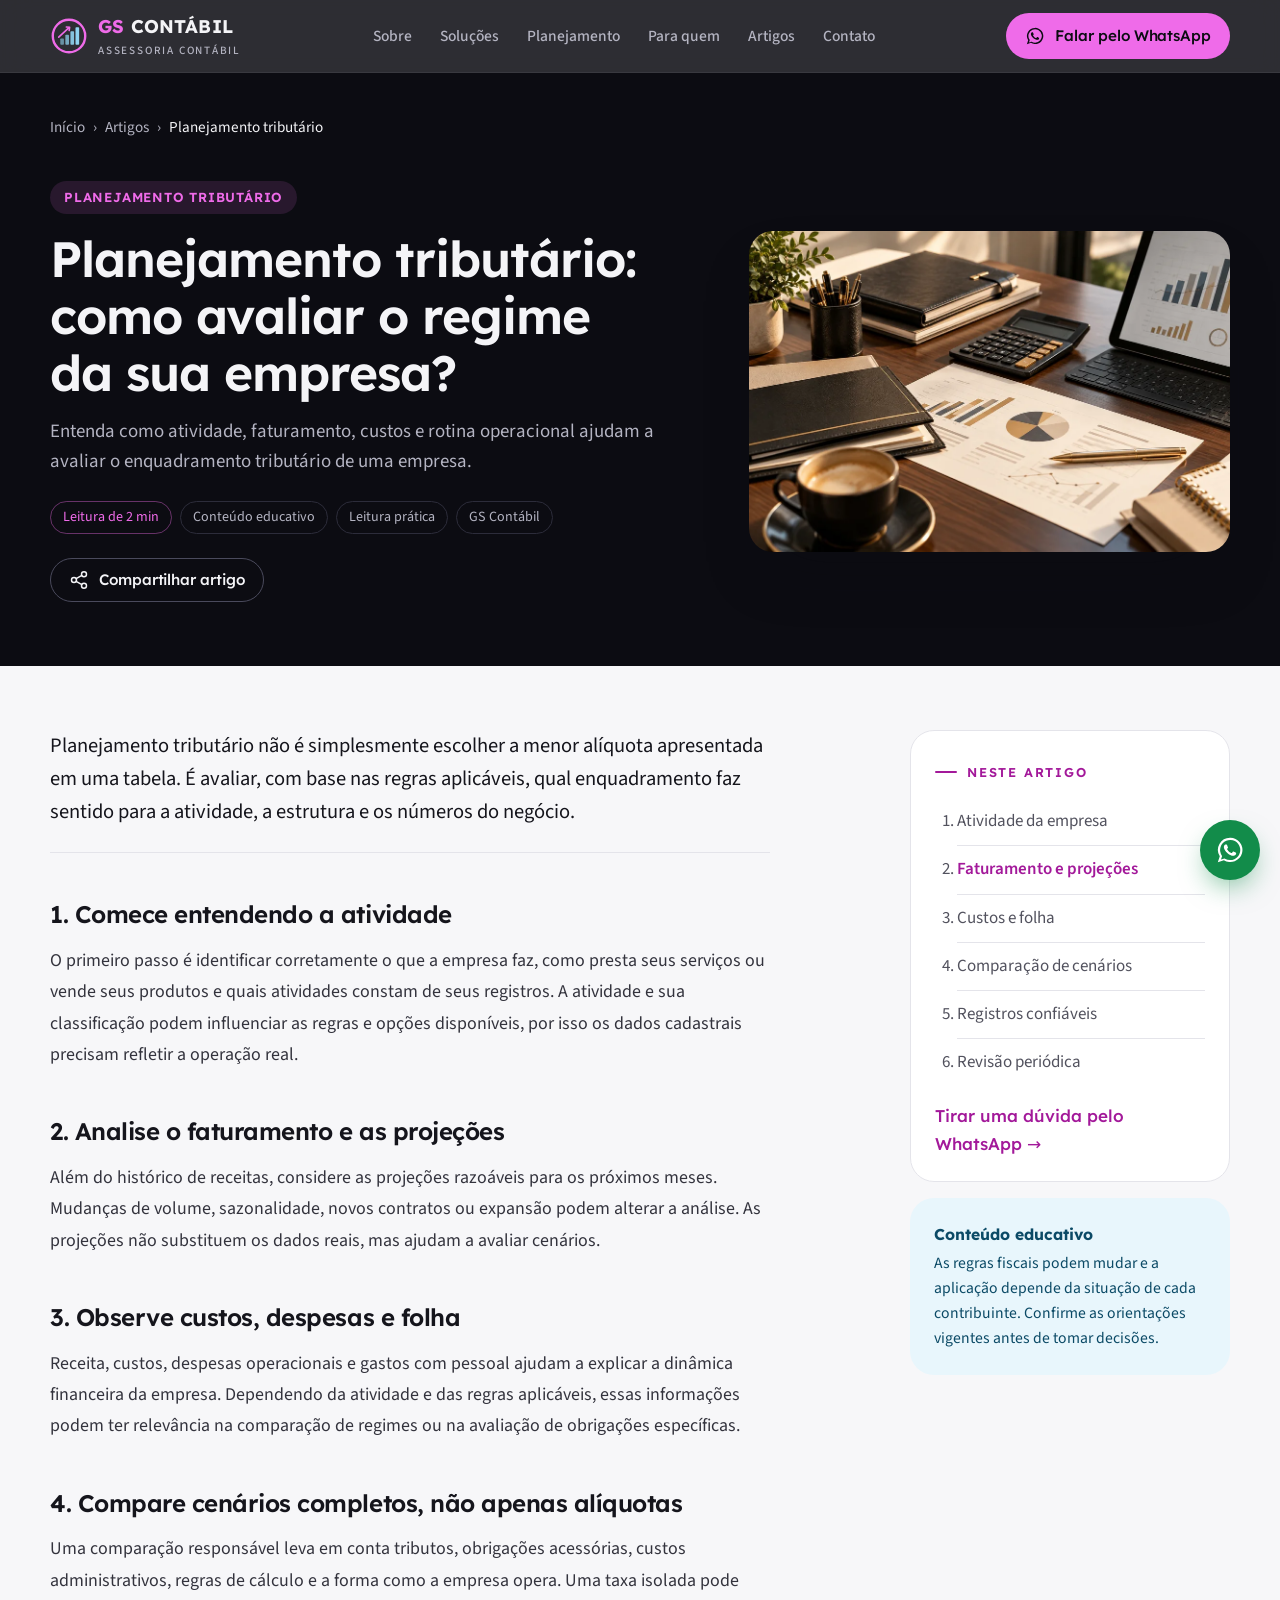
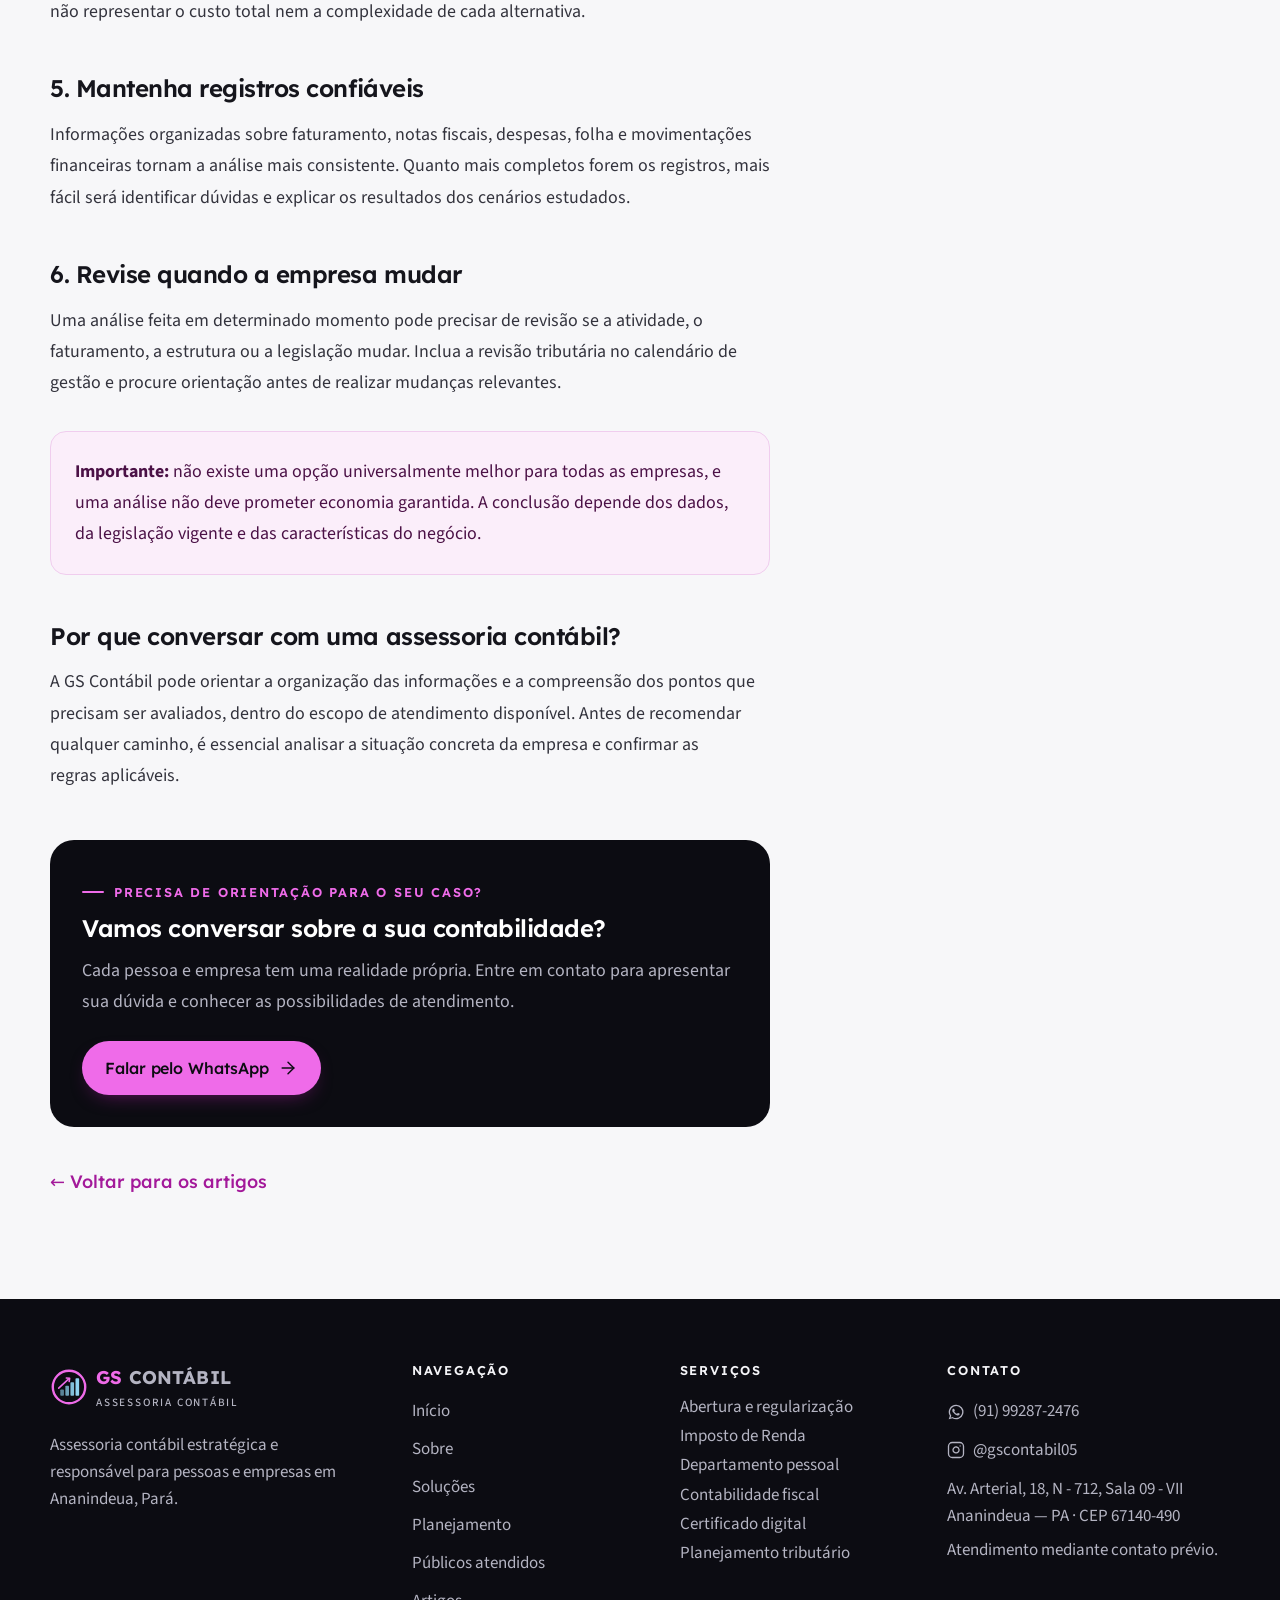
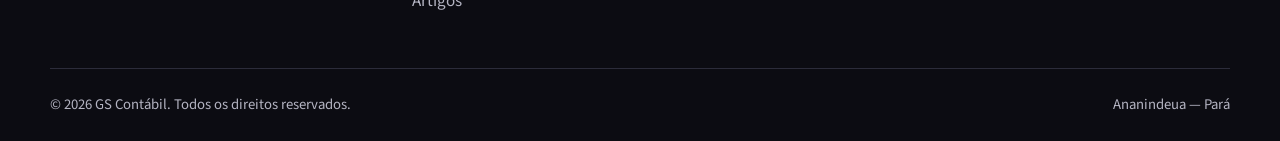
<file: artigos/planejamento-tributario.html>
<!DOCTYPE html>
<html lang="pt-BR" class="no-js">
<head>
<meta charset="utf-8">
<meta name="viewport" content="width=device-width, initial-scale=1">
<title>Planejamento tributário: como avaliar o regime da sua empresa? | GS Contábil — Assessoria Contábil</title>
<meta name="description" content="">
<meta name="theme-color" content="#0c0c12">
<link rel="icon" href="../favicon.svg" type="image/svg+xml">
<link rel="icon" href="../assets/gs-contabil-logo.png" type="image/png">
<meta property="og:type" content="article">
<meta property="og:locale" content="pt_BR">
<meta property="og:site_name" content="GS Contábil">
<meta property="og:title" content="Planejamento tributário: como avaliar o regime da sua empresa? | GS Contábil — Assessoria Contábil">
<meta property="og:description" content="">
<link rel="preconnect" href="https://fonts.googleapis.com">
<link rel="preconnect" href="https://fonts.gstatic.com" crossorigin>
<link rel="stylesheet" href="https://fonts.googleapis.com/css2?family=Lexend:wght@400;500;600;700&family=Source+Sans+3:wght@400;500;600&display=swap">
<link rel="stylesheet" href="../styles.css">
<script>document.documentElement.classList.replace('no-js','js')</script>
</head>
<body>
<svg xmlns="http://www.w3.org/2000/svg" style="display:none" aria-hidden="true">
  <symbol id="i-check" viewBox="0 0 24 24"><path d="M20 6 9 17l-5-5"/></symbol>
  <symbol id="i-arrow" viewBox="0 0 24 24"><path d="M5 12h14"/><path d="m12 5 7 7-7 7"/></symbol>
  <symbol id="i-plus" viewBox="0 0 24 24"><path d="M12 5v14"/><path d="M5 12h14"/></symbol>
  <symbol id="i-menu" viewBox="0 0 24 24"><path d="M4 7h16"/><path d="M4 12h16"/><path d="M4 17h16"/></symbol>
  <symbol id="i-x" viewBox="0 0 24 24"><path d="M18 6 6 18"/><path d="m6 6 12 12"/></symbol>
  <symbol id="i-building" viewBox="0 0 24 24"><path d="M6 22V4a2 2 0 0 1 2-2h8a2 2 0 0 1 2 2v18Z"/><path d="M6 12H4a2 2 0 0 0-2 2v6a2 2 0 0 0 2 2h2"/><path d="M18 9h2a2 2 0 0 1 2 2v9a2 2 0 0 1-2 2h-2"/><path d="M10 6h4"/><path d="M10 10h4"/><path d="M10 14h4"/><path d="M10 18h4"/></symbol>
  <symbol id="i-file" viewBox="0 0 24 24"><path d="M15 2H6a2 2 0 0 0-2 2v16a2 2 0 0 0 2 2h12a2 2 0 0 0 2-2V7Z"/><path d="M14 2v4a2 2 0 0 0 2 2h4"/><path d="M10 9H8"/><path d="M16 13H8"/><path d="M16 17H8"/></symbol>
  <symbol id="i-users" viewBox="0 0 24 24"><path d="M16 21v-2a4 4 0 0 0-4-4H6a4 4 0 0 0-4 4v2"/><circle cx="9" cy="7" r="4"/><path d="M22 21v-2a4 4 0 0 0-3-3.87"/><path d="M16 3.13a4 4 0 0 1 0 7.75"/></symbol>
  <symbol id="i-calculator" viewBox="0 0 24 24"><rect width="16" height="20" x="4" y="2" rx="2"/><path d="M8 6h8"/><path d="M16 14v4"/><path d="M16 10h.01"/><path d="M12 10h.01"/><path d="M8 10h.01"/><path d="M12 14h.01"/><path d="M8 14h.01"/><path d="M12 18h.01"/><path d="M8 18h.01"/></symbol>
  <symbol id="i-shield" viewBox="0 0 24 24"><path d="M20 13c0 5-3.5 7.5-7.66 8.95a1 1 0 0 1-.67-.01C7.5 20.5 4 18 4 13V6a1 1 0 0 1 1-1c2 0 4.5-1.2 6.24-2.72a1.17 1.17 0 0 1 1.52 0C14.51 3.81 17 5 19 5a1 1 0 0 1 1 1z"/><path d="m9 12 2 2 4-4"/></symbol>
  <symbol id="i-chart" viewBox="0 0 24 24"><path d="M3 3v16a2 2 0 0 0 2 2h16"/><path d="M18 17V9"/><path d="M13 17V5"/><path d="M8 17v-3"/></symbol>
  <symbol id="i-briefcase" viewBox="0 0 24 24"><path d="M16 20V4a2 2 0 0 0-2-2h-4a2 2 0 0 0-2 2v16"/><rect width="20" height="14" x="2" y="6" rx="2"/></symbol>
  <symbol id="i-user" viewBox="0 0 24 24"><path d="M19 21v-2a4 4 0 0 0-4-4H9a4 4 0 0 0-4 4v2"/><circle cx="12" cy="7" r="4"/></symbol>
  <symbol id="i-bulb" viewBox="0 0 24 24"><path d="M15 14c.2-1 .7-1.7 1.5-2.5 1-.9 1.5-2.2 1.5-3.5A6 6 0 0 0 6 8c0 1 .2 2.2 1.5 3.5.7.7 1.3 1.5 1.5 2.5"/><path d="M9 18h6"/><path d="M10 22h4"/></symbol>
  <symbol id="i-store" viewBox="0 0 24 24"><path d="m2 7 4.41-4.41A2 2 0 0 1 7.83 2h8.34a2 2 0 0 1 1.42.59L22 7"/><path d="M4 12v8a2 2 0 0 0 2 2h12a2 2 0 0 0 2-2v-8"/><path d="M15 22v-4a2 2 0 0 0-2-2h-2a2 2 0 0 0-2 2v4"/><path d="M2 7h20"/><path d="M22 7v3a2 2 0 0 1-2 2 2.7 2.7 0 0 1-1.59-.63.7.7 0 0 0-.82 0A2.7 2.7 0 0 1 16 12a2.7 2.7 0 0 1-1.59-.63.7.7 0 0 0-.82 0A2.7 2.7 0 0 1 12 12a2.7 2.7 0 0 1-1.59-.63.7.7 0 0 0-.82 0A2.7 2.7 0 0 1 8 12a2.7 2.7 0 0 1-1.59-.63.7.7 0 0 0-.82 0A2.7 2.7 0 0 1 4 12a2 2 0 0 1-2-2V7"/></symbol>
  <symbol id="i-clipboard" viewBox="0 0 24 24"><rect width="8" height="4" x="8" y="2" rx="1"/><path d="M16 4h2a2 2 0 0 1 2 2v14a2 2 0 0 1-2 2H6a2 2 0 0 1-2-2V6a2 2 0 0 1 2-2h2"/><path d="m9 14 2 2 4-4"/></symbol>
  <symbol id="i-message" viewBox="0 0 24 24"><path d="M7.9 20A9 9 0 1 0 4 16.1L2 22Z"/></symbol>
  <symbol id="i-compass" viewBox="0 0 24 24"><circle cx="12" cy="12" r="10"/><path d="m16.24 7.76-1.8 5.4a2 2 0 0 1-1.28 1.28l-5.4 1.8 1.8-5.4a2 2 0 0 1 1.28-1.28z"/></symbol>
  <symbol id="i-pin" viewBox="0 0 24 24"><path d="M20 10c0 4.99-5.54 10.19-7.4 11.8a1 1 0 0 1-1.2 0C9.54 20.19 4 14.99 4 10a8 8 0 0 1 16 0"/><circle cx="12" cy="10" r="3"/></symbol>
  <symbol id="i-phone" viewBox="0 0 24 24"><path d="M22 16.92v3a2 2 0 0 1-2.18 2 19.8 19.8 0 0 1-8.63-3.07 19.5 19.5 0 0 1-6-6 19.8 19.8 0 0 1-3.07-8.67A2 2 0 0 1 4.11 2h3a2 2 0 0 1 2 1.72c.13.96.36 1.9.7 2.81a2 2 0 0 1-.45 2.11L8.09 9.91a16 16 0 0 0 6 6l1.27-1.27a2 2 0 0 1 2.11-.45c.91.34 1.85.57 2.81.7A2 2 0 0 1 22 16.92z"/></symbol>
  <symbol id="i-instagram" viewBox="0 0 24 24"><rect width="20" height="20" x="2" y="2" rx="5"/><path d="M16 11.37A4 4 0 1 1 12.63 8 4 4 0 0 1 16 11.37z"/><path d="M17.5 6.5h.01"/></symbol>
  <symbol id="i-clock" viewBox="0 0 24 24"><circle cx="12" cy="12" r="10"/><path d="M12 6v6l4 2"/></symbol>
  <symbol id="i-route" viewBox="0 0 24 24"><circle cx="6" cy="19" r="3"/><path d="M9 19h8.5a3.5 3.5 0 0 0 0-7h-11a3.5 3.5 0 0 1 0-7H15"/><circle cx="18" cy="5" r="3"/></symbol>
  <symbol id="i-copy" viewBox="0 0 24 24"><rect width="14" height="14" x="8" y="8" rx="2"/><path d="M4 16c-1.1 0-2-.9-2-2V4c0-1.1.9-2 2-2h10c1.1 0 2 .9 2 2"/></symbol>
  <symbol id="i-share" viewBox="0 0 24 24"><circle cx="18" cy="5" r="3"/><circle cx="6" cy="12" r="3"/><circle cx="18" cy="19" r="3"/><path d="m8.59 13.51 6.83 3.98"/><path d="m15.41 6.51-6.82 3.98"/></symbol>
  <symbol id="i-up" viewBox="0 0 24 24"><path d="m5 12 7-7 7 7"/><path d="M12 19V5"/></symbol>
  <symbol id="i-pause" viewBox="0 0 24 24"><rect x="14" y="4" width="4" height="16" rx="1"/><rect x="6" y="4" width="4" height="16" rx="1"/></symbol>
  <symbol id="i-play" viewBox="0 0 24 24"><path d="M6 3v18l14-9Z"/></symbol>
  <symbol id="i-check-circle" viewBox="0 0 24 24"><circle cx="12" cy="12" r="10"/><path d="m9 12 2 2 4-4"/></symbol>
  <symbol id="i-sparkle" viewBox="0 0 24 24"><path d="M9.94 15.5A2 2 0 0 0 8.5 14.06l-6.14-1.58a.5.5 0 0 1 0-.96L8.5 9.94A2 2 0 0 0 9.94 8.5l1.58-6.14a.5.5 0 0 1 .96 0l1.58 6.14a2 2 0 0 0 1.44 1.44l6.14 1.58a.5.5 0 0 1 0 .96l-6.14 1.58a2 2 0 0 0-1.44 1.44l-1.58 6.14a.5.5 0 0 1-.96 0z"/></symbol>
  <symbol id="i-whatsapp" viewBox="0 0 32 32"><path d="M16.04 3A12.9 12.9 0 0 0 5.1 22.74L3 29l6.45-2.06A12.96 12.96 0 1 0 16.04 3Zm0 23.73a10.7 10.7 0 0 1-5.47-1.5l-.39-.23-3.82 1.22 1.25-3.72-.25-.4a10.74 10.74 0 1 1 8.68 4.63Zm5.9-8.03c-.32-.16-1.91-.94-2.21-1.05-.3-.11-.51-.16-.73.16-.21.32-.83 1.05-1.02 1.26-.19.21-.38.24-.7.08-.32-.16-1.36-.5-2.59-1.6-.96-.86-1.61-1.91-1.8-2.23-.19-.32-.02-.49.14-.65.15-.15.32-.38.48-.57.16-.19.21-.32.32-.54.11-.21.05-.4-.03-.57-.08-.16-.73-1.75-1-2.4-.26-.63-.53-.55-.73-.56h-.62c-.21 0-.56.16-.86.4-.3.32-1.13 1.1-1.13 2.69 0 1.59 1.16 3.12 1.32 3.34.19.21 2.28 3.48 5.52 4.88.77.33 1.37.53 1.84.68.77.25 1.48.21 2.03.13.62-.09 1.91-.78 2.18-1.53.27-.75.19-1.4.19-1.53-.08-.14-.3-.22-.62-.38Z"/></symbol>
  <symbol id="gs-mark" viewBox="0 0 48 48"><circle cx="24" cy="24" r="20.5" fill="none" stroke="#ef6be9" stroke-width="3"/><rect x="13" y="27" width="4.6" height="8" rx="1" fill="#8fd3f0" opacity=".6"/><rect x="19.4" y="22.5" width="4.6" height="12.5" rx="1" fill="#8fd3f0" opacity=".75"/><rect x="25.8" y="18" width="4.6" height="17" rx="1" fill="#8fd3f0" opacity=".9"/><rect x="32.2" y="13" width="4.6" height="22" rx="1" fill="#8fd3f0"/><path d="M11 25.5 24 13.5" stroke="#ef6be9" stroke-width="2" stroke-linecap="round" fill="none"/><path d="m20.6 12.6 4.2.4-.6 4.1" stroke="#ef6be9" stroke-width="2" stroke-linecap="round" stroke-linejoin="round" fill="none"/></symbol>
</svg>

<a class="skip-link" href="#conteudo">Pular para o conteúdo</a>
<header class="site-header">
  <div class="container header-inner">
    <a class="brand" href="../index.html#inicio" aria-label="GS Contábil — página inicial">
      <svg class="brand-mark" aria-hidden="true"><use href="#gs-mark"/></svg>
      <span class="brand-name"><b>GS</b> CONTÁBIL<small>Assessoria contábil</small></span>
    </a>
    <nav class="main-nav" id="menu" aria-label="Principal">
      <a href="../index.html#sobre">Sobre</a>
      <a href="../index.html#solucoes">Soluções</a>
      <a href="../index.html#planejamento">Planejamento</a>
      <a href="../index.html#publicos">Para quem</a>
      <a href="../index.html#artigos">Artigos</a>
      <a href="../index.html#contato">Contato</a>
    </nav>
    <div class="header-cta">
      <a class="btn btn-bright" href="https://wa.me/5591992872476?text=Ol%C3%A1!%20Gostaria%20de%20conversar%20com%20a%20GS%20Cont%C3%A1bil%20sobre%20assessoria%20cont%C3%A1bil." target="_blank" rel="noopener" aria-label="Falar pelo WhatsApp">
        <svg class="icon" aria-hidden="true" style="fill:currentColor;stroke:none"><use href="#i-whatsapp"/></svg><span>Falar pelo WhatsApp</span>
      </a>
      <button class="menu-toggle" type="button" aria-controls="menu" aria-expanded="false" aria-label="Abrir menu">
        <svg class="icon i-open" aria-hidden="true"><use href="#i-menu"/></svg>
        <svg class="icon i-close" aria-hidden="true"><use href="#i-x"/></svg>
      </button>
    </div>
  </div>
  <div class="scroll-progress" aria-hidden="true"><span></span></div>
</header>

<main id="conteudo">
<section class="article-hero"><div class="container"><div class="article-breadcrumb"><a href="../index.html#inicio">Início</a><span aria-hidden="true">›</span><a href="../index.html#artigos">Artigos</a><span aria-hidden="true">›</span><span>Planejamento tributário</span></div><div class="article-hero-grid"><div class="article-hero-copy"><span class="article-category">Planejamento tributário</span><h1>Planejamento tributário: como avaliar o regime da sua empresa?</h1><p>Entenda como atividade, faturamento, custos e rotina operacional ajudam a avaliar o enquadramento tributário de uma empresa.</p><div class="article-meta"><span>Conteúdo educativo</span><span>Leitura prática</span><span>GS Contábil</span></div></div><div class="article-hero-image"><img src="../assets/artigo-planejamento-tributario.webp" alt="Capa editorial do artigo: Planejamento tributário: como avaliar o regime da sua empresa?" width="1000" height="680"/></div></div></div></section>
<section class="article-reading"><div class="container article-reading-grid"><article class="article-body"><p class="article-lead">Planejamento tributário não é simplesmente escolher a menor alíquota apresentada em uma tabela. É avaliar, com base nas regras aplicáveis, qual enquadramento faz sentido para a atividade, a estrutura e os números do negócio.</p><h2>1. Comece entendendo a atividade</h2><p>O primeiro passo é identificar corretamente o que a empresa faz, como presta seus serviços ou vende seus produtos e quais atividades constam de seus registros. A atividade e sua classificação podem influenciar as regras e opções disponíveis, por isso os dados cadastrais precisam refletir a operação real.</p><h2>2. Analise o faturamento e as projeções</h2><p>Além do histórico de receitas, considere as projeções razoáveis para os próximos meses. Mudanças de volume, sazonalidade, novos contratos ou expansão podem alterar a análise. As projeções não substituem os dados reais, mas ajudam a avaliar cenários.</p><h2>3. Observe custos, despesas e folha</h2><p>Receita, custos, despesas operacionais e gastos com pessoal ajudam a explicar a dinâmica financeira da empresa. Dependendo da atividade e das regras aplicáveis, essas informações podem ter relevância na comparação de regimes ou na avaliação de obrigações específicas.</p><h2>4. Compare cenários completos, não apenas alíquotas</h2><p>Uma comparação responsável leva em conta tributos, obrigações acessórias, custos administrativos, regras de cálculo e a forma como a empresa opera. Uma taxa isolada pode não representar o custo total nem a complexidade de cada alternativa.</p><h2>5. Mantenha registros confiáveis</h2><p>Informações organizadas sobre faturamento, notas fiscais, despesas, folha e movimentações financeiras tornam a análise mais consistente. Quanto mais completos forem os registros, mais fácil será identificar dúvidas e explicar os resultados dos cenários estudados.</p><h2>6. Revise quando a empresa mudar</h2><p>Uma análise feita em determinado momento pode precisar de revisão se a atividade, o faturamento, a estrutura ou a legislação mudar. Inclua a revisão tributária no calendário de gestão e procure orientação antes de realizar mudanças relevantes.</p><div class="article-note"><strong>Importante:</strong> não existe uma opção universalmente melhor para todas as empresas, e uma análise não deve prometer economia garantida. A conclusão depende dos dados, da legislação vigente e das características do negócio.</div><h2>Por que conversar com uma assessoria contábil?</h2><p>A GS Contábil pode orientar a organização das informações e a compreensão dos pontos que precisam ser avaliados, dentro do escopo de atendimento disponível. Antes de recomendar qualquer caminho, é essencial analisar a situação concreta da empresa e confirmar as regras aplicáveis.</p><div class="article-cta"><span class="eyebrow">Precisa de orientação para o seu caso?</span><h2>Vamos conversar sobre a sua contabilidade?</h2><p>Cada pessoa e empresa tem uma realidade própria. Entre em contato para apresentar sua dúvida e conhecer as possibilidades de atendimento.</p><a class="btn btn-primary" href="https://wa.me/5591992872476?text=Ol%C3%A1%21%20Gostaria%20de%20conversar%20com%20a%20GS%20Cont%C3%A1bil%20sobre%20assessoria%20cont%C3%A1bil." target="_blank" rel="noopener">Falar pelo WhatsApp <svg class="icon" aria-hidden="true"><use href="#i-arrow"/></svg></a></div><a class="article-back" href="../index.html#artigos">← Voltar para os artigos</a></article><aside class="article-aside"><div class="article-aside-card"><span class="eyebrow">Neste artigo</span><ol><li>Atividade da empresa</li><li>Faturamento e projeções</li><li>Custos e folha</li><li>Comparação de cenários</li><li>Registros confiáveis</li><li>Revisão periódica</li></ol><a href="https://wa.me/5591992872476?text=Ol%C3%A1%21%20Gostaria%20de%20conversar%20com%20a%20GS%20Cont%C3%A1bil%20sobre%20assessoria%20cont%C3%A1bil." rel="noopener" target="_blank">Tirar uma dúvida pelo WhatsApp →</a></div><div class="article-aside-note"><strong>Conteúdo educativo</strong><p>As regras fiscais podem mudar e a aplicação depende da situação de cada contribuinte. Confirme as orientações vigentes antes de tomar decisões.</p></div></aside></div></section>
</main>
<footer class="footer">
  <div class="container footer-grid">
    <div class="footer-brand">
      <a class="brand" href="../index.html#inicio" aria-label="GS Contábil — página inicial">
        <svg class="brand-mark" aria-hidden="true"><use href="#gs-mark"/></svg>
        <span class="brand-name"><b>GS</b> CONTÁBIL<small>Assessoria contábil</small></span>
      </a>
      <p>Assessoria contábil estratégica e responsável para pessoas e empresas em Ananindeua, Pará.</p>
    </div>
    <nav aria-label="Rodapé">
      <h2>Navegação</h2>
      <ul>
        <li><a href="../index.html#inicio">Início</a></li>
        <li><a href="../index.html#sobre">Sobre</a></li>
        <li><a href="../index.html#solucoes">Soluções</a></li>
        <li><a href="../index.html#planejamento">Planejamento</a></li>
        <li><a href="../index.html#publicos">Públicos atendidos</a></li>
        <li><a href="../index.html#artigos">Artigos</a></li>
      </ul>
    </nav>
    <div>
      <h2>Serviços</h2>
      <ul>
        <li>Abertura e regularização</li>
        <li>Imposto de Renda</li>
        <li>Departamento pessoal</li>
        <li>Contabilidade fiscal</li>
        <li>Certificado digital</li>
        <li>Planejamento tributário</li>
      </ul>
    </div>
    <div>
      <h2>Contato</h2>
      <ul>
        <li><a href="https://wa.me/5591992872476?text=Ol%C3%A1!%20Gostaria%20de%20conversar%20com%20a%20GS%20Cont%C3%A1bil%20sobre%20assessoria%20cont%C3%A1bil." target="_blank" rel="noopener"><svg class="icon icon-sm" aria-hidden="true" style="fill:currentColor;stroke:none"><use href="#i-whatsapp"/></svg>(91) 99287-2476</a></li>
        <li><a href="https://www.instagram.com/gscontabil05/" target="_blank" rel="noopener"><svg class="icon icon-sm" aria-hidden="true"><use href="#i-instagram"/></svg>@gscontabil05</a></li>
      </ul>
      <address>Av. Arterial, 18, N - 712, Sala 09 - VII<br>Ananindeua — PA · CEP 67140-490</address>
      <p style="margin-top:8px">Atendimento mediante contato prévio.</p>
    </div>
  </div>
  <div class="container footer-bottom">
    <span>© <span id="year">2026</span> GS Contábil. Todos os direitos reservados.</span>
    <span>Ananindeua — Pará</span>
  </div>
</footer>
<a class="whatsapp-float" href="https://wa.me/5591992872476?text=Ol%C3%A1!%20Gostaria%20de%20conversar%20com%20a%20GS%20Cont%C3%A1bil%20sobre%20assessoria%20cont%C3%A1bil." target="_blank" rel="noopener" aria-label="Falar com a GS Contábil pelo WhatsApp">
  <svg aria-hidden="true" viewBox="0 0 32 32"><use href="#i-whatsapp"/></svg>
</a>
<button class="to-top" type="button" aria-label="Voltar ao topo"><svg class="icon" aria-hidden="true"><use href="#i-up"/></svg></button>
<nav class="mobile-bar" aria-label="Ações rápidas">
  <a href="https://wa.me/5591992872476?text=Ol%C3%A1!%20Gostaria%20de%20conversar%20com%20a%20GS%20Cont%C3%A1bil%20sobre%20assessoria%20cont%C3%A1bil." target="_blank" rel="noopener" class="is-primary"><svg class="icon" aria-hidden="true" style="fill:currentColor;stroke:none"><use href="#i-whatsapp"/></svg>WhatsApp</a>
  <a href="tel:+5591992872476"><svg class="icon" aria-hidden="true"><use href="#i-phone"/></svg>Ligar</a>
  <a href="https://www.google.com/maps/search/?api=1&amp;query=Av.+Arterial,+18,+N+-+712,+Sala+09,+Ananindeua,+PA,+67140-490" target="_blank" rel="noopener"><svg class="icon" aria-hidden="true"><use href="#i-route"/></svg>Rota</a>
</nav>
<div class="toast" role="status" aria-live="polite" aria-atomic="true"><svg class="icon" aria-hidden="true"><use href="#i-check-circle"/></svg><span></span></div>

<script src="../script.js" defer></script>
</body>
</html>
</file>
<file: styles.css>
/* =========================================================
   GS Contábil — Design system
   Estilo: Trust & Authority + Minimal (Swiss) — ver design-system/MASTER.md
   ========================================================= */

:root {
  /* Cores da marca (logo: preto, magenta, azul-céu) */
  --ink: #0c0c12;
  --ink-2: #16161f;
  --ink-3: #22222e;
  --paper: #f7f7f9;
  --surface: #ffffff;
  --line: #e4e4ea;
  --line-dark: #2c2c3a;

  --text: #15151c;
  --text-muted: #52525e;      /* 7.4:1 em branco */
  --text-on-dark: #f4f4f7;
  --muted-on-dark: #b4b4c2;   /* 9:1 em --ink */

  --brand: #a3199a;           /* magenta acessível em fundo claro (6.6:1) */
  --brand-strong: #86127f;
  --brand-bright: #ef6be9;    /* magenta em fundo escuro (7:1 em --ink) */
  --brand-soft: #fbeefa;
  --sky: #8fd3f0;             /* barras do logo */
  --sky-soft: #e8f6fc;

  --whatsapp: #128c4a;

  /* Tipografia */
  --font-heading: "Lexend", system-ui, sans-serif;
  --font-body: "Source Sans 3", system-ui, sans-serif;

  /* Espaçamento (escala 4/8) */
  --s-1: 4px; --s-2: 8px; --s-3: 12px; --s-4: 16px; --s-5: 24px;
  --s-6: 32px; --s-7: 48px; --s-8: 64px; --s-9: 96px;

  --radius-sm: 10px;
  --radius: 16px;
  --radius-lg: 24px;
  --shadow-sm: 0 1px 2px rgb(12 12 18 / .06);
  --shadow: 0 10px 30px -12px rgb(12 12 18 / .18);
  --shadow-lg: 0 30px 60px -20px rgb(12 12 18 / .35);

  --container: 1180px;
  --gutter: clamp(16px, 4vw, 40px);
  --section-y: clamp(64px, 8vw, 112px);
  --header-h: 72px;

  /* Movimento: entrada desacelera, saída acelera, progresso linear */
  --ease: cubic-bezier(.2, .7, .2, 1);
  --ease-out: cubic-bezier(.16, 1, .3, 1);
  --ease-in: cubic-bezier(.4, 0, 1, 1);
  --dur-fast: 160ms;
  --dur: 280ms;
  --dur-slow: 700ms;
}
@media (min-width: 1440px) { :root { --container: 1240px; } }

*, *::before, *::after { box-sizing: border-box; }
html { scroll-behavior: smooth; scroll-padding-top: calc(var(--header-h) + 16px); -webkit-text-size-adjust: 100%; }
body {
  margin: 0;
  font-family: var(--font-body);
  font-size: 1.0625rem;
  line-height: 1.6;
  color: var(--text);
  background: var(--paper);
  -webkit-font-smoothing: antialiased;
  text-rendering: optimizeLegibility;
}
img { max-width: 100%; height: auto; display: block; }
a { color: inherit; }
h1, h2, h3, h4 { font-family: var(--font-heading); line-height: 1.15; letter-spacing: -.02em; margin: 0; color: inherit; text-wrap: balance; }
p { margin: 0; text-wrap: pretty; }
ul, ol { margin: 0; padding: 0; }

.container { width: min(var(--container), 100% - var(--gutter) * 2); margin-inline: auto; }
::selection { background: var(--brand); color: #fff; }
body { font-variant-numeric: tabular-nums; }
.sr-only { position: absolute; width: 1px; height: 1px; padding: 0; margin: -1px; overflow: hidden; clip: rect(0 0 0 0); white-space: nowrap; border: 0; }

:focus-visible { outline: 3px solid var(--brand); outline-offset: 3px; border-radius: 6px; }
.dark :focus-visible, .site-header :focus-visible, .hero :focus-visible, .footer :focus-visible { outline-color: var(--brand-bright); }

.skip-link {
  position: absolute; left: 16px; top: -60px; z-index: 100;
  background: var(--surface); color: var(--text); padding: 10px 16px; border-radius: var(--radius-sm);
  font-weight: 600; text-decoration: none; transition: top .2s var(--ease);
}
.skip-link:focus { top: 12px; }

.icon { width: 24px; height: 24px; flex: none; fill: none; stroke: currentColor; stroke-width: 1.75; stroke-linecap: round; stroke-linejoin: round; }
.icon-sm { width: 18px; height: 18px; }

/* ---------- Botões ---------- */
.btn {
  display: inline-flex; align-items: center; justify-content: center; gap: 10px;
  min-height: 48px; padding: 12px 22px;
  font-family: var(--font-heading); font-size: 1rem; font-weight: 500; letter-spacing: -.005em;
  border-radius: 999px; border: 1.5px solid transparent;
  text-decoration: none; cursor: pointer;
  transition: background-color .2s var(--ease), color .2s var(--ease), border-color .2s var(--ease), transform .2s var(--ease), box-shadow .2s var(--ease);
}
.btn:active { transform: translateY(1px); }
.btn .icon { width: 20px; height: 20px; }
.btn-primary { background: var(--brand); color: #fff; box-shadow: 0 8px 20px -10px rgb(163 25 154 / .7); }
.btn-primary:hover { background: var(--brand-strong); }
.btn-bright { background: var(--brand-bright); color: var(--ink); }
.btn-bright:hover { background: #f58ef0; }
.btn-ghost { border-color: var(--line); color: var(--text); background: var(--surface); }
.btn-ghost:hover { border-color: var(--text); }
.btn-ghost-dark { border-color: #4a4a5c; color: var(--text-on-dark); background: transparent; }
.btn-ghost-dark:hover { border-color: var(--text-on-dark); background: rgb(255 255 255 / .05); }
.btn-whatsapp { background: var(--whatsapp); color: #fff; }
.btn-whatsapp:hover { background: #0e7a40; }

.link-arrow {
  display: inline-flex; align-items: center; gap: 6px; min-height: 44px;
  font-family: var(--font-heading); font-weight: 500; font-size: .95rem;
  color: var(--brand); text-decoration: none;
}
.link-arrow .icon { width: 18px; height: 18px; transition: transform .2s var(--ease); }
.link-arrow:hover .icon { transform: translateX(3px); }
.link-arrow:hover { color: var(--brand-strong); }

/* ---------- Marca ---------- */
.brand { display: inline-flex; align-items: center; gap: 10px; text-decoration: none; color: var(--text-on-dark); min-height: 44px; }
.brand-mark { width: 38px; height: 38px; flex: none; }
.brand-name { font-family: var(--font-heading); font-weight: 700; font-size: 1.15rem; letter-spacing: .01em; white-space: nowrap; }
.brand-name b { color: var(--brand-bright); font-weight: 700; }
.brand-name small { display: block; font-family: var(--font-body); font-weight: 500; font-size: .7rem; letter-spacing: .16em; text-transform: uppercase; color: var(--muted-on-dark); margin-top: 1px; }

/* ---------- Header ---------- */
.site-header {
  position: sticky; top: 0; z-index: 50;
  background: rgb(12 12 18 / .86);
  backdrop-filter: saturate(160%) blur(14px);
  -webkit-backdrop-filter: saturate(160%) blur(14px);
  border-bottom: 1px solid rgb(255 255 255 / .06);
  color: var(--text-on-dark);
  transition: transform var(--dur) var(--ease), background-color var(--dur) var(--ease), box-shadow var(--dur) var(--ease);
}
.site-header.is-scrolled { background: rgb(12 12 18 / .96); box-shadow: 0 10px 30px -18px rgb(0 0 0 / .7); }
.site-header.is-hidden { transform: translateY(-100%); }
.scroll-progress { position: absolute; left: 0; right: 0; bottom: -1px; height: 2px; pointer-events: none; }
.scroll-progress span { display: block; height: 100%; background: var(--brand-bright); transform: scaleX(0); transform-origin: left; }
.header-inner { display: flex; align-items: center; justify-content: space-between; gap: var(--s-5); height: var(--header-h); }
.main-nav { display: flex; align-items: center; gap: var(--s-1); }
.main-nav a {
  position: relative; display: inline-flex; align-items: center; min-height: 44px; padding: 0 12px;
  font-size: .97rem; font-weight: 500; color: var(--muted-on-dark); text-decoration: none; border-radius: 999px;
  transition: color .2s var(--ease), background-color .2s var(--ease);
}
.main-nav a:hover { color: #fff; background: rgb(255 255 255 / .06); }
.main-nav a[aria-current="true"] { color: #fff; }
.main-nav a[aria-current="true"]::after { content: ""; position: absolute; left: 12px; right: 12px; bottom: 6px; height: 2px; border-radius: 2px; background: var(--brand-bright); }
.header-cta { display: flex; align-items: center; gap: var(--s-3); }
.header-cta .btn { min-height: 44px; padding: 10px 18px; font-size: .95rem; }
.menu-toggle {
  display: none; width: 48px; height: 48px; border-radius: 12px; border: 1px solid #3a3a4a;
  background: transparent; color: #fff; cursor: pointer; align-items: center; justify-content: center;
}
.menu-toggle .i-close { display: none; }
.menu-toggle[aria-expanded="true"] .i-open { display: none; }
.menu-toggle[aria-expanded="true"] .i-close { display: block; }

/* ---------- Seções ---------- */
.section { padding: var(--section-y) 0; }
.section-tight { padding: calc(var(--section-y) * .6) 0; }
.dark { background: var(--ink); color: var(--text-on-dark); }
.section-head { max-width: 720px; margin-bottom: var(--s-7); }
.section-head.center { margin-inline: auto; text-align: center; }
.eyebrow {
  display: inline-flex; align-items: center; gap: 10px; margin-bottom: var(--s-4);
  font-family: var(--font-heading); font-size: .8rem; font-weight: 600; letter-spacing: .14em; text-transform: uppercase;
  color: var(--brand);
}
.eyebrow::before { content: ""; width: 22px; height: 2px; border-radius: 2px; background: currentColor; }
.dark .eyebrow, .hero .eyebrow { color: var(--brand-bright); }
.h2 { font-size: clamp(2rem, 1.4rem + 2.2vw, 3rem); font-weight: 600; }
.lead { font-size: 1.2rem; color: var(--text-muted); margin-top: var(--s-4); }
.dark .lead { color: var(--muted-on-dark); }

/* ---------- Hero ---------- */
.hero { position: relative; background: var(--ink); color: var(--text-on-dark); overflow: hidden; }
.hero::before {
  /* grade sutil — referência a planilhas/relatórios */
  content: ""; position: absolute; inset: 0; pointer-events: none;
  background-image: linear-gradient(rgb(255 255 255 / .035) 1px, transparent 1px), linear-gradient(90deg, rgb(255 255 255 / .035) 1px, transparent 1px);
  background-size: 56px 56px;
  mask-image: linear-gradient(180deg, #000 30%, transparent 95%);
}
.hero-grid { position: relative; display: grid; grid-template-columns: 1.2fr .8fr; gap: var(--s-8); align-items: center; padding: var(--s-8) 0 var(--s-9); }
.hero h1 { font-size: clamp(2.4rem, 1.5rem + 3vw, 3.75rem); font-weight: 600; letter-spacing: -.035em; line-height: 1.05; }
.hero h1 .accent { color: var(--brand-bright); display: block; }
.hero-text { margin-top: var(--s-5); max-width: 560px; font-size: 1.2rem; color: var(--muted-on-dark); }
.hero-actions { display: flex; flex-wrap: wrap; gap: var(--s-3); margin-top: var(--s-6); }
.hero-checks { display: grid; grid-template-columns: repeat(2, minmax(0, 1fr)); gap: var(--s-3) var(--s-5); margin-top: var(--s-7); list-style: none; max-width: 560px; }
.hero-checks li { display: flex; align-items: flex-start; gap: 10px; color: var(--text-on-dark); font-size: 1rem; }
.check {
  display: inline-grid; place-items: center; width: 22px; height: 22px; border-radius: 50%; flex: none; margin-top: 2px;
  background: rgb(143 211 240 / .14); color: var(--sky);
}
.check .icon { width: 14px; height: 14px; stroke-width: 2.5; }

.hero-media { position: relative; }
.hero-photo {
  position: relative; border-radius: var(--radius-lg); overflow: hidden;
  box-shadow: var(--shadow-lg); border: 1px solid rgb(255 255 255 / .08);
  aspect-ratio: 4 / 4.2;
}
.hero-photo img { width: 100%; height: 100%; object-fit: cover; object-position: 38% center; }
.hero-photo::after { content: ""; position: absolute; inset: 0; background: linear-gradient(180deg, transparent 55%, rgb(12 12 18 / .65)); }
.hero-badge {
  position: absolute; left: -28px; bottom: 36px; z-index: 2;
  display: flex; align-items: center; gap: 14px; padding: 14px 18px 14px 14px;
  background: var(--surface); color: var(--text); border-radius: var(--radius); box-shadow: var(--shadow-lg);
  max-width: none; width: max-content;
}
.hero-badge .badge-icon { display: grid; place-items: center; width: 44px; height: 44px; border-radius: 12px; background: var(--brand-soft); color: var(--brand); flex: none; }
.hero-badge strong { display: block; white-space: nowrap; font-family: var(--font-heading); font-weight: 600; font-size: .98rem; }
.hero-badge span { font-size: .9rem; color: var(--text-muted); }
/* Motion graphic: anel + barras + linha de tendência (referência ao logo) */
.hero-graphic {
  position: absolute; right: -22px; top: 24px; z-index: 2;
  display: grid; justify-items: center; gap: 6px; width: 150px; padding: 14px 14px 12px;
  background: rgb(22 22 31 / .92); border: 1px solid var(--line-dark); border-radius: var(--radius);
  box-shadow: var(--shadow-lg); backdrop-filter: blur(8px); -webkit-backdrop-filter: blur(8px);
}
.hero-graphic svg { width: 104px; height: 104px; overflow: visible; }
.g-ring { fill: none; stroke: var(--brand-bright); stroke-width: 4; stroke-linecap: round; stroke-dasharray: 100; stroke-dashoffset: 0; transform: rotate(-90deg); transform-origin: 60px 60px; }
.g-bar { fill: var(--sky); transform-box: fill-box; transform-origin: bottom; }
.g-bar:nth-of-type(1) { opacity: .55; }
.g-bar:nth-of-type(2) { opacity: .7; }
.g-bar:nth-of-type(3) { opacity: .85; }
.g-trend, .g-head { fill: none; stroke: var(--brand-bright); stroke-width: 3.5; stroke-linecap: round; stroke-linejoin: round; }
.g-trend { stroke-dasharray: 100; }
.g-label { font-family: var(--font-heading); font-size: .72rem; font-weight: 500; letter-spacing: .02em; color: var(--muted-on-dark); text-align: center; line-height: 1.3; }

/* ---------- Pilares (faixa sob o hero) ---------- */
.pillars { position: relative; z-index: 3; margin-top: calc(var(--s-8) * -1); }
.pillars-grid {
  display: grid; grid-template-columns: repeat(3, 1fr);
  background: var(--surface); border: 1px solid var(--line); border-radius: var(--radius-lg); box-shadow: var(--shadow);
}
.pillar { display: flex; gap: var(--s-4); padding: var(--s-6); }
.pillar + .pillar { border-left: 1px solid var(--line); }
.pillar h3 { font-size: 1.1rem; font-weight: 600; margin-bottom: 6px; }
.pillar p { color: var(--text-muted); font-size: 1rem; }
.icon-tile { display: grid; place-items: center; width: 48px; height: 48px; border-radius: 14px; background: var(--brand-soft); color: var(--brand); flex: none; }

/* ---------- Estratégia ---------- */
.split { display: grid; grid-template-columns: 1fr 1fr; gap: var(--s-8); align-items: start; }
.prose p + p { margin-top: var(--s-4); }
.prose p { color: var(--text-muted); font-size: 1.1rem; }
.numbered { list-style: none; display: grid; gap: var(--s-3); }
.numbered li {
  display: grid; grid-template-columns: auto 1fr; gap: var(--s-5); align-items: start;
  padding: var(--s-5) var(--s-5); background: var(--surface); border: 1px solid var(--line); border-radius: var(--radius);
  transition: border-color .25s var(--ease), transform .25s var(--ease);
}
.numbered li:hover { border-color: #cfcfda; transform: translateX(4px); }
.numbered .num { font-family: var(--font-heading); font-size: 1.6rem; font-weight: 600; color: var(--brand); line-height: 1; min-width: 2ch; }
.numbered p { font-size: 1.06rem; }
.split-cta { margin-top: var(--s-6); }

/* ---------- Soluções ---------- */
.services-grid { display: grid; grid-template-columns: repeat(3, 1fr); gap: var(--s-5); }
.service-card {
  position: relative; display: flex; flex-direction: column; gap: var(--s-3);
  padding: var(--s-6); background: var(--surface); border: 1px solid var(--line); border-radius: var(--radius-lg);
  transition: border-color .25s var(--ease), box-shadow .25s var(--ease), transform .25s var(--ease);
}
.service-card:hover { border-color: #d8b7d6; box-shadow: var(--shadow); transform: translateY(-3px); }
.service-card h3 { font-size: 1.2rem; font-weight: 600; margin-top: var(--s-2); }
.service-card p { color: var(--text-muted); flex: 1; }
.service-card .link-arrow { margin-top: var(--s-2); align-self: flex-start; }
.service-card .link-arrow::after { content: ""; position: absolute; inset: 0; border-radius: inherit; }

/* ---------- Planejamento (escuro) ---------- */
.planning-grid { display: grid; grid-template-columns: 1.1fr .9fr; gap: var(--s-8); align-items: center; }
.planning-grid .prose p { color: var(--muted-on-dark); }
.callout {
  margin-top: var(--s-6); padding: var(--s-4) var(--s-5); border-left: 3px solid var(--brand-bright);
  background: rgb(239 107 233 / .07); border-radius: 0 var(--radius-sm) var(--radius-sm) 0;
  font-family: var(--font-heading); font-weight: 500; color: var(--text-on-dark);
}
.checklist-card { padding: var(--s-6); background: var(--ink-2); border: 1px solid var(--line-dark); border-radius: var(--radius-lg); }
.checklist-card h3 { font-size: 1.15rem; font-weight: 600; margin-bottom: var(--s-5); }
.checklist { list-style: none; display: grid; gap: 2px; }
.checklist li { display: flex; align-items: center; gap: 12px; padding: 12px 0; border-bottom: 1px solid var(--line-dark); }
.checklist li:last-child { border-bottom: 0; }

/* ---------- Por que ---------- */
.why-grid { display: grid; grid-template-columns: repeat(4, 1fr); gap: var(--s-5); counter-reset: why; }
.why-item { padding-top: var(--s-5); border-top: 2px solid var(--text); }
.why-item .num { display: block; font-family: var(--font-heading); font-size: .9rem; font-weight: 600; color: var(--brand); margin-bottom: var(--s-4); }
.why-item h3 { font-size: 1.15rem; font-weight: 600; margin-bottom: var(--s-2); }
.why-item p { color: var(--text-muted); font-size: 1rem; }

/* ---------- Para quem ---------- */
.audience-grid { display: grid; grid-template-columns: repeat(6, 1fr); gap: var(--s-4); }
.audience-card {
  grid-column: span 2; position: relative; display: flex; flex-direction: column; gap: var(--s-2);
  padding: var(--s-5); background: var(--surface); border: 1px solid var(--line); border-radius: var(--radius);
  transition: border-color .25s var(--ease), box-shadow .25s var(--ease);
}
.audience-card:nth-child(4), .audience-card:nth-child(5) { grid-column: span 3; }
.audience-card:hover { border-color: #d8b7d6; box-shadow: var(--shadow); }
.audience-card .head { display: flex; align-items: center; gap: var(--s-3); margin-bottom: var(--s-1); }
.audience-card .icon-tile { width: 42px; height: 42px; border-radius: 12px; background: var(--sky-soft); color: #0e6a91; }
.audience-card h3 { font-size: 1.08rem; font-weight: 600; }
.audience-card p { color: var(--text-muted); font-size: 1rem; flex: 1; }
.audience-card .link-arrow::after { content: ""; position: absolute; inset: 0; border-radius: inherit; }

/* ---------- Sobre ---------- */
.about-grid { display: grid; grid-template-columns: .95fr 1.05fr; gap: var(--s-8); align-items: center; }
.about-media { position: relative; }
.about-media img { border-radius: var(--radius-lg); aspect-ratio: 5 / 4; object-fit: cover; object-position: 30% center; box-shadow: var(--shadow); }
.about-tag {
  position: absolute; right: -16px; bottom: -20px; padding: 16px 20px; max-width: 260px;
  background: var(--ink); color: var(--text-on-dark); border-radius: var(--radius); box-shadow: var(--shadow-lg);
}
.about-tag strong { display: block; font-family: var(--font-heading); font-weight: 600; }
.about-tag span { font-size: .92rem; color: var(--muted-on-dark); }
.tag-list { display: flex; flex-wrap: wrap; gap: 8px; list-style: none; margin-top: var(--s-5); }
.tag-list li { padding: 6px 14px; border-radius: 999px; background: var(--surface); border: 1px solid var(--line); font-size: .93rem; font-weight: 500; }

/* ---------- Como começar ---------- */
.journey { display: grid; grid-template-columns: .85fr 1.15fr; gap: clamp(32px, 6vw, 80px); align-items: start; }
.journey-intro { position: sticky; top: calc(var(--header-h) + 32px); }

/* Linha do tempo vertical que se preenche com a rolagem */
.steps { position: relative; list-style: none; display: grid; gap: var(--s-6); margin-top: var(--s-7); }
.steps-line { position: absolute; left: 27px; top: 28px; bottom: 28px; width: 2px; background: var(--line-dark); border-radius: 2px; overflow: hidden; }
.steps-line span { display: block; width: 100%; height: 100%; background: var(--brand-bright); transform: scaleY(var(--progress, 0)); transform-origin: top; }
.step { position: relative; display: grid; grid-template-columns: 56px 1fr; gap: var(--s-4); align-items: start; }
.step .step-num {
  display: grid; place-items: center; width: 56px; height: 56px; position: relative; z-index: 1;
  border-radius: 50%; background: var(--ink); border: 2px solid var(--line-dark); color: var(--muted-on-dark);
  font-family: var(--font-heading); font-weight: 600; font-size: 1.2rem;
  transition: border-color var(--dur) var(--ease), color var(--dur) var(--ease), box-shadow var(--dur) var(--ease);
}
.step.is-active .step-num { border-color: var(--brand-bright); color: var(--brand-bright); box-shadow: 0 0 0 6px rgb(239 107 233 / .12); }
.step h3 { font-size: 1.12rem; font-weight: 600; margin: 6px 0 var(--s-1); }
.step p { color: var(--muted-on-dark); }

/* Assistente de atendimento (monta a mensagem do WhatsApp) */
.assistant {
  display: grid; gap: var(--s-5); padding: clamp(20px, 3.5vw, 36px);
  background: var(--ink-2); border: 1px solid var(--line-dark); border-radius: var(--radius-lg);
  box-shadow: 0 40px 80px -40px rgb(0 0 0 / .8);
}
.assistant-head h3 { font-size: clamp(1.4rem, 1.1rem + 1vw, 1.75rem); font-weight: 600; margin-top: var(--s-3); }
.assistant-badge { display: inline-flex; align-items: center; gap: 8px; padding: 6px 12px; border-radius: 999px; background: rgb(143 211 240 / .1); color: var(--sky); font-family: var(--font-heading); font-size: .8rem; font-weight: 500; }
.assistant-progress { height: 4px; margin-top: var(--s-4); border-radius: 4px; background: var(--line-dark); overflow: hidden; }
.assistant-progress span { display: block; height: 100%; width: 100%; background: var(--brand-bright); transform: scaleX(var(--p, 0)); transform-origin: left; transition: transform var(--dur-slow) var(--ease-out); }
.assistant-step { border: 0; padding: 0; margin: 0; min-width: 0; }
.assistant-step legend, .assistant .field label { display: flex; align-items: center; flex-wrap: wrap; gap: 10px; margin-bottom: var(--s-3); padding: 0; font-family: var(--font-heading); font-weight: 500; font-size: 1.02rem; color: var(--text-on-dark); }
.assistant small { font-family: var(--font-body); font-size: .85rem; font-weight: 400; color: var(--muted-on-dark); }
.assistant .n { display: inline-grid; place-items: center; width: 26px; height: 26px; border-radius: 50%; background: rgb(239 107 233 / .14); color: var(--brand-bright); font-size: .85rem; font-weight: 600; }
.chips { display: flex; flex-wrap: wrap; gap: 8px; }
.chip { position: relative; cursor: pointer; }
.chip input { position: absolute; opacity: 0; inset: 0; margin: 0; cursor: pointer; }
.chip span {
  display: inline-flex; align-items: center; min-height: 44px; padding: 8px 16px;
  border: 1.5px solid #3a3a4c; border-radius: 999px; color: var(--text-on-dark); font-size: .98rem; font-weight: 500;
  transition: background-color var(--dur-fast) var(--ease), border-color var(--dur-fast) var(--ease), color var(--dur-fast) var(--ease), transform var(--dur-fast) var(--ease);
}
.chip span::before { content: ""; width: 0; height: 14px; margin-right: 0; border-radius: 50%; flex: none; transition: width var(--dur) var(--ease-out), margin-right var(--dur) var(--ease-out); background: var(--ink) url("data:image/svg+xml,%3Csvg xmlns='http://www.w3.org/2000/svg' viewBox='0 0 24 24' fill='none' stroke='%23ef6be9' stroke-width='4' stroke-linecap='round' stroke-linejoin='round'%3E%3Cpath d='M20 6 9 17l-5-5'/%3E%3C/svg%3E") center / 10px no-repeat; }
.chip:hover span { border-color: #6a6a80; }
.chip input:checked + span { background: var(--brand-bright); border-color: var(--brand-bright); color: var(--ink); }
.chip input:checked + span::before { width: 14px; margin-right: 8px; }
.chip input:focus-visible + span { outline: 3px solid var(--brand-bright); outline-offset: 3px; }
.chip:active span { transform: scale(.97); }
.assistant-fields { display: grid; grid-template-columns: 1fr 1.4fr; gap: var(--s-4); }
.assistant input[type="text"], .assistant textarea {
  width: 100%; min-height: 48px; padding: 12px 14px; border-radius: 12px; border: 1.5px solid #3a3a4c;
  background: var(--ink); color: var(--text-on-dark); font: inherit; font-size: 1rem; resize: vertical;
  transition: border-color var(--dur-fast) var(--ease);
}
.assistant textarea { min-height: 48px; }
.assistant input::placeholder, .assistant textarea::placeholder { color: #8b8b9c; }
.assistant input:focus, .assistant textarea:focus { outline: none; border-color: var(--brand-bright); box-shadow: 0 0 0 3px rgb(239 107 233 / .2); }
.assistant-preview { padding: var(--s-4) var(--s-5); border-radius: var(--radius); background: rgb(18 140 74 / .1); border: 1px dashed rgb(37 211 102 / .35); }
.assistant-preview .label { display: block; font-family: var(--font-heading); font-size: .75rem; font-weight: 600; letter-spacing: .12em; text-transform: uppercase; color: #6ee7a8; margin-bottom: 6px; }
.assistant-preview p { color: var(--text-on-dark); white-space: pre-line; font-size: .98rem; }
.assistant-preview.is-updated { animation: preview-pulse .5s var(--ease-out); }
@keyframes preview-pulse { from { background-color: rgb(37 211 102 / .22); } to { background-color: rgb(18 140 74 / .1); } }
.assistant-actions { display: flex; flex-wrap: wrap; gap: var(--s-3); }
.assistant-note { font-size: .9rem; color: var(--muted-on-dark); }
.assistant.is-highlight { animation: highlight 1.4s var(--ease-out); }
@keyframes highlight { 0% { box-shadow: 0 0 0 0 rgb(239 107 233 / .55); } 100% { box-shadow: 0 0 0 18px rgb(239 107 233 / 0); } }

/* ---------- Artigos ---------- */
.articles-grid { display: grid; grid-template-columns: repeat(3, 1fr); gap: var(--s-5); }
.article-card {
  position: relative; display: flex; flex-direction: column; overflow: hidden;
  background: var(--surface); border: 1px solid var(--line); border-radius: var(--radius-lg);
  transition: box-shadow .25s var(--ease), transform .25s var(--ease);
}
.article-card:hover { box-shadow: var(--shadow); transform: translateY(-3px); }
.article-card .thumb { aspect-ratio: 16 / 10; overflow: hidden; background: var(--line); }
.article-card .thumb img { width: 100%; height: 100%; object-fit: cover; transition: transform .5s var(--ease); }
.article-card:hover .thumb img { transform: scale(1.04); }
.article-card .body { display: flex; flex-direction: column; gap: var(--s-3); padding: var(--s-5) var(--s-5) var(--s-4); flex: 1; }
.article-card .cat { font-family: var(--font-heading); font-size: .76rem; font-weight: 600; letter-spacing: .12em; text-transform: uppercase; color: var(--brand); }
.article-card h3 { font-size: 1.18rem; font-weight: 600; }
.article-card h3 a { text-decoration: none; }
.article-card h3 a::after { content: ""; position: absolute; inset: 0; }
.article-card p { color: var(--text-muted); font-size: 1rem; flex: 1; }
.article-card .link-arrow { pointer-events: none; }

/* ---------- FAQ ---------- */
.faq-grid { display: grid; grid-template-columns: .8fr 1.2fr; gap: var(--s-8); align-items: start; }
.faq-aside { position: sticky; top: calc(var(--header-h) + 32px); }
.faq-aside .btn { margin-top: var(--s-6); }
.faq-list { display: grid; gap: var(--s-3); }
.faq-item { background: var(--surface); border: 1px solid var(--line); border-radius: var(--radius); transition: border-color .2s var(--ease); }
.faq-item[open] { border-color: #cfcfda; }
.faq-item summary {
  display: flex; align-items: center; justify-content: space-between; gap: var(--s-4);
  min-height: 64px; padding: var(--s-4) var(--s-5); cursor: pointer; list-style: none;
  font-family: var(--font-heading); font-weight: 500; font-size: 1.05rem;
}
.faq-item summary::-webkit-details-marker { display: none; }
.faq-item summary .icon { transition: transform .25s var(--ease); color: var(--brand); }
.faq-item[open] summary .icon { transform: rotate(45deg); }
.faq-item .answer { overflow: hidden; color: var(--text-muted); }
.faq-item .answer p { padding: 0 var(--s-5) var(--s-5); }
.faq-item summary:hover { color: var(--brand); }

/* ---------- CTA final ---------- */
.cta-band {
  position: relative; overflow: hidden; display: grid; grid-template-columns: 1.3fr auto; gap: var(--s-6); align-items: center;
  padding: var(--s-8); border-radius: var(--radius-lg); background: var(--ink); color: var(--text-on-dark);
}
.cta-band::after {
  content: ""; position: absolute; right: -60px; top: -60px; width: 260px; height: 260px; border-radius: 50%;
  border: 3px solid var(--brand-bright); opacity: .35; pointer-events: none;
}
.cta-band .lead { max-width: 560px; }
.cta-band .actions { position: relative; z-index: 1; display: flex; flex-direction: column; gap: var(--s-3); }

/* ---------- Localização ---------- */
.location-grid { display: grid; grid-template-columns: .9fr 1.1fr; gap: var(--s-6); align-items: stretch; }
.contact-card { display: flex; flex-direction: column; gap: var(--s-5); padding: var(--s-6); background: var(--surface); border: 1px solid var(--line); border-radius: var(--radius-lg); }
.contact-row { display: flex; gap: var(--s-4); align-items: flex-start; }
.contact-row .icon-tile { width: 44px; height: 44px; border-radius: 12px; }
.contact-row strong { display: block; font-family: var(--font-heading); font-weight: 600; margin-bottom: 2px; }
.contact-row a, .contact-row address { color: var(--text-muted); font-style: normal; text-decoration: none; }
.contact-row a:hover { color: var(--brand); text-decoration: underline; }
.contact-text { flex: 1; min-width: 0; }
.copy-btn {
  display: grid; place-items: center; width: 44px; height: 44px; flex: none; border-radius: 12px; cursor: pointer;
  border: 1px solid var(--line); background: var(--surface); color: var(--text-muted);
  transition: color var(--dur-fast) var(--ease), border-color var(--dur-fast) var(--ease), background-color var(--dur-fast) var(--ease);
}
.copy-btn:hover { color: var(--brand); border-color: #d8b7d6; background: var(--brand-soft); }
.copy-btn.is-done { color: var(--whatsapp); border-color: #9fd8b8; background: #ecfaf2; }
.contact-card .actions { display: flex; flex-wrap: wrap; gap: var(--s-3); margin-top: auto; }
.map-wrap {
  position: relative; min-height: 380px; border-radius: var(--radius-lg); overflow: hidden;
  background: var(--ink-2); border: 1px solid var(--line);
}
.map-wrap iframe { position: absolute; inset: 0; width: 100%; height: 100%; border: 0; }
.map-placeholder {
  position: absolute; inset: 0; display: grid; place-items: center; text-align: center; padding: var(--s-6);
  color: var(--text-on-dark);
  background-image: linear-gradient(rgb(255 255 255 / .05) 1px, transparent 1px), linear-gradient(90deg, rgb(255 255 255 / .05) 1px, transparent 1px);
  background-size: 40px 40px;
}
.map-placeholder .pin { display: grid; place-items: center; width: 64px; height: 64px; margin: 0 auto var(--s-4); border-radius: 50%; background: var(--brand-bright); color: var(--ink); box-shadow: 0 0 0 10px rgb(239 107 233 / .15); }
.map-placeholder .pin .icon { width: 30px; height: 30px; }
.map-placeholder p { color: var(--muted-on-dark); margin: var(--s-2) 0 var(--s-5); }

/* ---------- Footer ---------- */
.footer { background: var(--ink); color: var(--muted-on-dark); padding: var(--s-8) 0 var(--s-5); margin-top: var(--s-6); }
.footer-grid { display: grid; grid-template-columns: 1.4fr 1fr 1fr 1.2fr; gap: var(--s-6); }
.footer h2 { font-size: .8rem; font-weight: 600; letter-spacing: .14em; text-transform: uppercase; color: var(--text-on-dark); margin-bottom: var(--s-4); }
.footer-brand p { margin-top: var(--s-4); max-width: 320px; }
.footer ul { list-style: none; display: grid; gap: 2px; }
.footer a { display: inline-flex; align-items: center; gap: 8px; min-height: 36px; text-decoration: none; color: var(--muted-on-dark); transition: color .2s var(--ease); }
.footer a:hover { color: #fff; }
.footer address { font-style: normal; margin-top: var(--s-2); line-height: 1.55; }
.footer-bottom { display: flex; justify-content: space-between; gap: var(--s-4); flex-wrap: wrap; margin-top: var(--s-7); padding-top: var(--s-5); border-top: 1px solid var(--line-dark); font-size: .92rem; }

/* ---------- WhatsApp flutuante ---------- */
.whatsapp-float {
  position: fixed; right: 20px; bottom: calc(20px + env(safe-area-inset-bottom)); z-index: 60;
  display: grid; place-items: center; width: 60px; height: 60px; border-radius: 50%;
  background: var(--whatsapp); color: #fff; box-shadow: 0 12px 28px -8px rgb(18 140 74 / .6);
  transition: transform .2s var(--ease), background-color .2s var(--ease);
}
.whatsapp-float:hover { transform: scale(1.06); background: #0e7a40; }
.whatsapp-float svg { width: 30px; height: 30px; fill: currentColor; }

/* ---------- Páginas de artigo ---------- */
.article-hero { background: var(--ink); color: var(--text-on-dark); padding: var(--s-6) 0 var(--s-8); }
.article-breadcrumb { display: flex; flex-wrap: wrap; align-items: center; gap: 8px; font-size: .95rem; color: var(--muted-on-dark); margin-bottom: var(--s-6); }
.article-breadcrumb a { color: var(--muted-on-dark); text-decoration: none; min-height: 44px; display: inline-flex; align-items: center; }
.article-breadcrumb a:hover { color: #fff; text-decoration: underline; }
.article-breadcrumb span:last-child { color: var(--text-on-dark); }
.article-hero-grid { display: grid; grid-template-columns: 1.15fr .85fr; gap: var(--s-7); align-items: center; }
.article-category { display: inline-block; margin-bottom: var(--s-4); padding: 6px 14px; border-radius: 999px; background: rgb(239 107 233 / .12); color: var(--brand-bright); font-family: var(--font-heading); font-size: .82rem; font-weight: 600; letter-spacing: .06em; text-transform: uppercase; }
.article-hero h1 { font-size: clamp(2rem, 1.4rem + 2.4vw, 3.1rem); font-weight: 600; }
.article-hero-copy > p { margin-top: var(--s-4); font-size: 1.18rem; color: var(--muted-on-dark); max-width: 620px; }
.article-meta { display: flex; flex-wrap: wrap; gap: 8px; margin-top: var(--s-5); }
.article-meta span { padding: 4px 12px; border: 1px solid var(--line-dark); border-radius: 999px; font-size: .88rem; color: var(--muted-on-dark); }
.article-hero-image img { border-radius: var(--radius-lg); aspect-ratio: 3 / 2; object-fit: cover; box-shadow: var(--shadow-lg); }

.article-reading { padding: var(--s-8) 0 var(--s-8); }
.article-reading-grid { display: grid; grid-template-columns: minmax(0, 1fr) 320px; gap: var(--s-8); align-items: start; }
.article-body { max-width: 720px; font-size: 1.12rem; line-height: 1.75; }
.article-body > * + * { margin-top: var(--s-4); }
.article-body .article-lead { font-size: 1.28rem; line-height: 1.6; color: var(--text); padding-bottom: var(--s-5); border-bottom: 1px solid var(--line); }
.article-body h2 { font-size: 1.5rem; font-weight: 600; margin-top: var(--s-7); }
.article-body p { color: #33333d; }
.article-body ul, .article-body ol { padding-left: 1.4em; }
.article-body li + li { margin-top: 6px; }
.article-note, .article-tip {
  margin-top: var(--s-6) !important; padding: var(--s-5); border-radius: var(--radius);
  background: var(--brand-soft); border: 1px solid #f0cdee; color: #4b1146;
}
.article-cta {
  margin-top: var(--s-7) !important; padding: var(--s-6); border-radius: var(--radius-lg);
  background: var(--ink); color: var(--text-on-dark);
}
.article-cta .eyebrow { color: var(--brand-bright); margin-bottom: var(--s-3); }
.article-cta h2 { margin-top: 0; color: #fff; }
.article-cta p { color: var(--muted-on-dark); margin: var(--s-3) 0 var(--s-5); }
.article-cta .btn { background: var(--brand-bright); color: var(--ink); }
.article-cta .btn:hover { background: #f58ef0; }
.article-back { display: inline-flex; align-items: center; min-height: 44px; margin-top: var(--s-6) !important; color: var(--brand); font-family: var(--font-heading); font-weight: 500; text-decoration: none; }
.article-back:hover { text-decoration: underline; }
.article-aside { position: sticky; top: calc(var(--header-h) + 24px); display: grid; gap: var(--s-4); }
.article-aside-card { padding: var(--s-5); background: var(--surface); border: 1px solid var(--line); border-radius: var(--radius-lg); }
.article-aside-card ol { margin: var(--s-2) 0 var(--s-4); padding-left: 1.3em; color: var(--text-muted); }
.article-aside-card li { padding: 6px 0; border-bottom: 1px solid var(--line); }
.article-aside-card li:last-child { border-bottom: 0; }
.article-aside-card > a { display: inline-flex; align-items: center; min-height: 44px; color: var(--brand); font-family: var(--font-heading); font-weight: 500; text-decoration: none; }
.article-aside-card > a:hover { text-decoration: underline; }
.article-aside-card .eyebrow { margin-bottom: var(--s-2); }
.article-aside-note { padding: var(--s-5); border-radius: var(--radius-lg); background: var(--sky-soft); color: #0b4a66; font-size: .98rem; }
.article-aside-note strong { font-family: var(--font-heading); display: block; margin-bottom: 4px; }

/* =========================================================
   MOTION
   ========================================================= */

/* Entrada ao rolar */
.reveal { opacity: 0; transform: translateY(18px); transition: opacity var(--dur-slow) var(--ease-out), transform var(--dur-slow) var(--ease-out); }
.reveal.visible { opacity: 1; transform: none; }
.reveal-stagger > * { opacity: 0; transform: translateY(16px); transition: opacity .6s var(--ease-out), transform .6s var(--ease-out); }
.reveal-stagger.visible > * { opacity: 1; transform: none; }
.reveal-stagger.visible > *:nth-child(2) { transition-delay: 70ms; }
.reveal-stagger.visible > *:nth-child(3) { transition-delay: 140ms; }
.reveal-stagger.visible > *:nth-child(4) { transition-delay: 210ms; }
.reveal-stagger.visible > *:nth-child(5) { transition-delay: 280ms; }
.reveal-stagger.visible > *:nth-child(6) { transition-delay: 350ms; }
.reveal-stagger.visible > *:nth-child(n+7) { transition-delay: 400ms; }
.no-js .reveal, .no-js .reveal-stagger > * { opacity: 1; transform: none; }

/* Coreografia do hero ao carregar */
@keyframes rise { from { opacity: 0; transform: translateY(20px); } to { opacity: 1; transform: none; } }
@keyframes word-up { from { transform: translateY(105%); } to { transform: none; } }
@keyframes photo-in { from { clip-path: inset(12% 12% 12% 12% round 24px); opacity: 0; } to { clip-path: inset(0 0 0 0 round 24px); opacity: 1; } }
@keyframes pop-in { from { opacity: 0; transform: translateY(12px) scale(.94); } to { opacity: 1; transform: none; } }
@keyframes draw { from { stroke-dashoffset: 100; } to { stroke-dashoffset: 0; } }
@keyframes grow { from { transform: scaleY(0); } to { transform: scaleY(1); } }
@keyframes fade { from { opacity: 0; } to { opacity: 1; } }
@keyframes float { 0%, 100% { transform: translateY(0); } 50% { transform: translateY(-6px); } }

.js .hero .eyebrow { animation: rise .7s var(--ease-out) both; }
.js .hero h1.is-split .w { display: inline-block; overflow: hidden; vertical-align: top; padding-bottom: .1em; margin-bottom: -.1em; }
.js .hero h1.is-split .w > span { display: inline-block; animation: word-up .9s var(--ease-out) both; animation-delay: calc(120ms + var(--i) * 38ms); }
.js .hero-text { animation: rise .8s var(--ease-out) .55s both; }
.js .hero-actions { animation: rise .8s var(--ease-out) .68s both; }
.js .hero-checks li { animation: rise .7s var(--ease-out) both; }
.js .hero-checks li:nth-child(1) { animation-delay: .8s; }
.js .hero-checks li:nth-child(2) { animation-delay: .86s; }
.js .hero-checks li:nth-child(3) { animation-delay: .92s; }
.js .hero-checks li:nth-child(4) { animation-delay: .98s; }
.js .hero-photo { animation: photo-in 1.1s var(--ease-out) .25s both; }
.js .hero-graphic { animation: pop-in .7s var(--ease-out) .9s both, float 6s ease-in-out 2.4s infinite; }
.js .hero-badge { animation: pop-in .7s var(--ease-out) 1.1s both; }
.js .g-ring { animation: draw 1.4s var(--ease-out) 1s both; }
.js .g-bar { animation: grow .7s var(--ease-out) both; }
.js .g-bar:nth-of-type(1) { animation-delay: 1.3s; }
.js .g-bar:nth-of-type(2) { animation-delay: 1.4s; }
.js .g-bar:nth-of-type(3) { animation-delay: 1.5s; }
.js .g-bar:nth-of-type(4) { animation-delay: 1.6s; }
.js .g-trend { animation: draw .9s var(--ease-out) 1.85s both; }
.js .g-head { animation: fade .3s ease-out 2.55s both; }
.hero-photo img[data-parallax] { will-change: transform; }

/* Faixa animada de serviços */
.ticker { position: relative; display: flex; align-items: center; gap: var(--s-3); margin-top: clamp(40px, 6vw, 72px); padding: 0 var(--gutter); }
.ticker-viewport { flex: 1; overflow: hidden; mask-image: linear-gradient(90deg, transparent, #000 8%, #000 92%, transparent); -webkit-mask-image: linear-gradient(90deg, transparent, #000 8%, #000 92%, transparent); }
.ticker-track { display: flex; width: max-content; animation: ticker 45s linear infinite; }
.ticker-list { display: flex; list-style: none; flex: none; }
.ticker-list li { display: inline-flex; align-items: center; gap: 22px; padding-right: 22px; white-space: nowrap; font-family: var(--font-heading); font-size: clamp(1.05rem, .9rem + .7vw, 1.45rem); font-weight: 500; letter-spacing: -.01em; color: var(--text); }
.ticker-list li::after { content: ""; width: 9px; height: 9px; border-radius: 50%; background: var(--brand); flex: none; }
.ticker-list li:nth-child(3n+2)::after { background: var(--sky); }
.ticker:hover .ticker-track, .ticker.is-paused .ticker-track, .ticker.is-offscreen .ticker-track { animation-play-state: paused; }
@keyframes ticker { to { transform: translateX(-50%); } }
.ticker-toggle { display: grid; place-items: center; width: 44px; height: 44px; flex: none; border-radius: 50%; border: 1px solid var(--line); background: var(--surface); color: var(--text-muted); cursor: pointer; transition: color var(--dur-fast) var(--ease), border-color var(--dur-fast) var(--ease); }
.ticker-toggle:hover { color: var(--brand); border-color: var(--brand); }
.ticker-toggle .i-play, .ticker-toggle[aria-pressed="true"] .i-pause { display: none; }
.ticker-toggle[aria-pressed="true"] .i-play { display: block; }

/* Brilho que segue o cursor nos cartões (só em dispositivos com mouse) */
@media (hover: hover) and (pointer: fine) {
  .spot { isolation: isolate; }
  .spot::before {
    content: ""; position: absolute; inset: 0; z-index: -1; border-radius: inherit; pointer-events: none;
    background: radial-gradient(360px circle at var(--mx, 50%) var(--my, 50%), rgb(163 25 154 / .07), transparent 45%);
    opacity: 0; transition: opacity var(--dur) var(--ease);
  }
  .spot:hover::before { opacity: 1; }
  .service-card:hover .icon-tile, .audience-card:hover .icon-tile { transform: translateY(-2px) rotate(-6deg); }
}
.icon-tile { transition: transform var(--dur) var(--ease-out), background-color var(--dur) var(--ease); }
.service-card:hover .icon-tile { background: var(--brand); color: #fff; }

/* Linha superior que se desenha nos itens "Por que" */
.why-item { border-top: 0; position: relative; }
.why-item::before { content: ""; position: absolute; left: 0; right: 0; top: 0; height: 2px; background: var(--text); transform-origin: left; transform: scaleX(1); }
.js .why-grid .why-item::before { transform: scaleX(0); transition: transform .9s var(--ease-out); }
.js .why-grid.visible .why-item::before { transform: scaleX(1); }
.js .why-grid.visible .why-item:nth-child(2)::before { transition-delay: .12s; }
.js .why-grid.visible .why-item:nth-child(3)::before { transition-delay: .24s; }
.js .why-grid.visible .why-item:nth-child(4)::before { transition-delay: .36s; }

/* Botões: seta desliza no hover */
.btn .icon { transition: transform var(--dur) var(--ease-out); }
.btn:hover .icon use[href="#i-arrow"] { transform: translateX(3px); }

/* =========================================================
   UI FLUTUANTE: voltar ao topo, barra mobile, aviso
   ========================================================= */
.to-top {
  position: fixed; right: 26px; bottom: calc(96px + env(safe-area-inset-bottom)); z-index: 59;
  display: grid; place-items: center; width: 48px; height: 48px; border-radius: 50%; cursor: pointer;
  border: 1px solid var(--line); background: var(--surface); color: var(--text); box-shadow: var(--shadow);
  opacity: 0; visibility: hidden; transform: translateY(10px);
  transition: opacity var(--dur) var(--ease), transform var(--dur) var(--ease), visibility var(--dur);
}
.to-top.is-visible { opacity: 1; visibility: visible; transform: none; }
.to-top:hover { color: var(--brand); border-color: var(--brand); }

.mobile-bar { display: none; }

.toast {
  position: fixed; left: 50%; bottom: calc(24px + env(safe-area-inset-bottom)); z-index: 80;
  display: flex; align-items: center; gap: 10px; padding: 12px 18px; border-radius: 999px;
  background: var(--ink); color: #fff; box-shadow: var(--shadow-lg); font-weight: 500;
  opacity: 0; visibility: hidden; transform: translate(-50%, 16px);
  transition: opacity var(--dur) var(--ease), transform var(--dur) var(--ease-out), visibility var(--dur);
}
.toast .icon { color: #6ee7a8; width: 20px; height: 20px; }
.toast.is-visible { opacity: 1; visibility: visible; transform: translate(-50%, 0); }

/* =========================================================
   ARTIGOS: progresso, sumário ativo, compartilhar
   ========================================================= */
.article-actions { display: flex; flex-wrap: wrap; gap: var(--s-3); margin-top: var(--s-5); }
.article-actions .btn { min-height: 44px; padding: 10px 18px; font-size: .95rem; }
.article-meta .reading-time { border-color: rgb(239 107 233 / .4); color: var(--brand-bright); }
.article-aside-card ol a { display: block; padding: 4px 0; color: var(--text-muted); text-decoration: none; transition: color var(--dur-fast) var(--ease); }
.article-aside-card ol a:hover { color: var(--brand); }
.article-aside-card ol a[aria-current="true"] { color: var(--brand); font-weight: 600; }
.article-body h2 { scroll-margin-top: calc(var(--header-h) + 24px); }

/* =========================================================
   ACESSIBILIDADE: reduzir movimento
   ========================================================= */
@media (prefers-reduced-motion: reduce) {
  html { scroll-behavior: auto; }
  *, *::before, *::after { transition-duration: .01ms !important; animation-duration: .01ms !important; animation-delay: 0s !important; animation-iteration-count: 1 !important; }
  .reveal, .reveal-stagger > * { opacity: 1; transform: none; }
  .ticker-track { animation: none; }
  .ticker-toggle { display: none; }
  .ticker-viewport { overflow-x: auto; }
}

/* =========================================================
   RESPONSIVO
   ========================================================= */
@media (max-width: 1080px) {
  .main-nav a { padding: 0 9px; font-size: .93rem; }
  .why-grid { grid-template-columns: repeat(2, 1fr); row-gap: var(--s-7); }
  .journey { grid-template-columns: 1fr; }
  .journey-intro { position: static; display: grid; grid-template-columns: 1fr 1fr; gap: var(--s-6); align-items: start; }
  .journey-intro .steps { margin-top: 0; }
}

@media (max-width: 960px) {
  :root { --header-h: 64px; }
  .menu-toggle { display: inline-flex; }
  .header-cta .btn span { display: none; }
  .header-cta .btn { width: 48px; height: 48px; padding: 0; }
  .main-nav {
    position: fixed; inset: var(--header-h) 0 auto 0; flex-direction: column; align-items: stretch; gap: 0;
    padding: var(--s-3) var(--gutter) var(--s-5); background: var(--ink); border-bottom: 1px solid var(--line-dark);
    max-height: calc(100dvh - var(--header-h)); overflow-y: auto;
    opacity: 0; visibility: hidden; transform: translateY(-8px);
    transition: opacity var(--dur) var(--ease), transform var(--dur) var(--ease-out), visibility var(--dur);
  }
  .main-nav.open { opacity: 1; visibility: visible; transform: none; }
  .main-nav a { min-height: 52px; padding: 0 8px; font-size: 1.08rem; border-bottom: 1px solid var(--line-dark); border-radius: 0; }
  .main-nav.open a { animation: rise .45s var(--ease-out) both; }
  .main-nav.open a:nth-child(2) { animation-delay: 30ms; }
  .main-nav.open a:nth-child(3) { animation-delay: 60ms; }
  .main-nav.open a:nth-child(4) { animation-delay: 90ms; }
  .main-nav.open a:nth-child(5) { animation-delay: 120ms; }
  .main-nav.open a:nth-child(6) { animation-delay: 150ms; }
  .main-nav a[aria-current="true"]::after { left: 8px; right: auto; width: 24px; bottom: 10px; }

  .hero-grid, .split, .planning-grid, .about-grid, .faq-grid, .location-grid, .article-hero-grid, .article-reading-grid { grid-template-columns: 1fr; gap: var(--s-7); }
  .hero-grid { padding: var(--s-7) 0 var(--s-8); }
  .pillars { margin-top: 0; padding-top: var(--s-7); }
  .hero-media { max-width: 600px; }
  .hero-photo { aspect-ratio: 16 / 11; }
  .hero-badge { left: 16px; bottom: 16px; }
  .hero-graphic { right: 16px; top: 16px; }
  .services-grid { grid-template-columns: repeat(2, 1fr); }
  .pillars-grid { grid-template-columns: 1fr; }
  .pillar + .pillar { border-left: 0; border-top: 1px solid var(--line); }
  .audience-card, .audience-card:nth-child(4), .audience-card:nth-child(5) { grid-column: span 3; }
  .audience-card:nth-child(5) { grid-column: span 6; }
  .faq-aside { position: static; }
  .cta-band { grid-template-columns: 1fr; padding: var(--s-7) var(--s-6); }
  .cta-band .actions { flex-direction: row; flex-wrap: wrap; }
  .footer-grid { grid-template-columns: 1fr 1fr; }
  .about-media { max-width: 600px; }
  .article-aside { position: static; }
  .article-hero-image { max-width: 600px; }
}

/* Tablet: artigos viram carrossel com rolagem lateral */
@media (max-width: 860px) {
  .articles-grid {
    display: grid; grid-auto-flow: column; grid-template-columns: none; grid-auto-columns: min(78%, 360px);
    overflow-x: auto; scroll-snap-type: x mandatory; overscroll-behavior-x: contain;
    margin-inline: calc(var(--gutter) * -1); padding: 4px var(--gutter) var(--s-4); scroll-padding-inline: var(--gutter);
    scrollbar-width: thin;
  }
  .article-card { scroll-snap-align: start; }
  .journey-intro { grid-template-columns: 1fr; }
  .journey-intro .steps { margin-top: var(--s-5); }
}

@media (max-width: 640px) {
  body { font-size: 1rem; }
  .hero-checks { grid-template-columns: 1fr; }
  .pillar { flex-direction: column; gap: var(--s-3); padding: var(--s-5); }
  .hero-badge strong { white-space: normal; }
  .hero-actions .btn { flex: 1 1 100%; }
  .hero-graphic { width: 112px; padding: 10px; top: 12px; right: 12px; }
  .hero-graphic svg { width: 76px; height: 76px; }
  .g-label { display: none; }
  .hero-badge { position: relative; left: auto; right: auto; bottom: auto; margin: -36px 16px 0; max-width: none; width: auto; }
  .services-grid, .why-grid { grid-template-columns: 1fr; }
  .audience-card, .audience-card:nth-child(4), .audience-card:nth-child(5) { grid-column: span 6; }
  .assistant-fields { grid-template-columns: 1fr; }
  .assistant-actions .btn { flex: 1 1 100%; }
  .chip span { font-size: .95rem; padding: 8px 14px; }
  .about-tag { right: 12px; bottom: -24px; }
  .cta-band .actions .btn { flex: 1 1 100%; }
  .footer-grid { grid-template-columns: 1fr; }
  .contact-card .actions .btn { flex: 1 1 100%; }
  .map-wrap { min-height: 320px; }
  .ticker-list li { gap: 16px; padding-right: 16px; }

  /* Barra fixa de ações no celular substitui o botão flutuante */
  .whatsapp-float, .to-top { display: none; }
  .mobile-bar {
    position: fixed; left: 12px; right: 12px; bottom: calc(10px + env(safe-area-inset-bottom)); z-index: 60;
    display: grid; grid-template-columns: 1.4fr 1fr 1fr; gap: 6px; padding: 6px;
    background: rgb(12 12 18 / .94); backdrop-filter: blur(12px); -webkit-backdrop-filter: blur(12px);
    border: 1px solid var(--line-dark); border-radius: 20px; box-shadow: var(--shadow-lg);
    transform: translateY(calc(100% + 24px)); transition: transform var(--dur) var(--ease-out);
  }
  .mobile-bar.is-visible { transform: none; }
  .mobile-bar a {
    display: flex; align-items: center; justify-content: center; gap: 8px; min-height: 48px; border-radius: 14px;
    color: var(--text-on-dark); text-decoration: none; font-family: var(--font-heading); font-weight: 500; font-size: .95rem;
  }
  .mobile-bar a:active { background: rgb(255 255 255 / .08); }
  .mobile-bar a.is-primary { background: var(--whatsapp); color: #fff; }
  .mobile-bar .icon { width: 20px; height: 20px; }
  .footer { padding-bottom: calc(var(--s-5) + 84px); }
  .toast { bottom: calc(90px + env(safe-area-inset-bottom)); }
}

/* Celular deitado / telas baixas: hero mais compacto */
@media (max-height: 560px) and (orientation: landscape) {
  .hero-grid { padding: var(--s-6) 0; }
  .hero h1 { font-size: clamp(2rem, 1.4rem + 2.4vw, 2.8rem); }
  .hero-checks { display: none; }
}

@media print {
  .site-header, .whatsapp-float, .mobile-bar, .to-top, .ticker, .toast, .article-aside { display: none !important; }
  body { background: #fff; }
}
.js .hero h1[data-split]:not(.is-split) { opacity: 0; }
</file>
